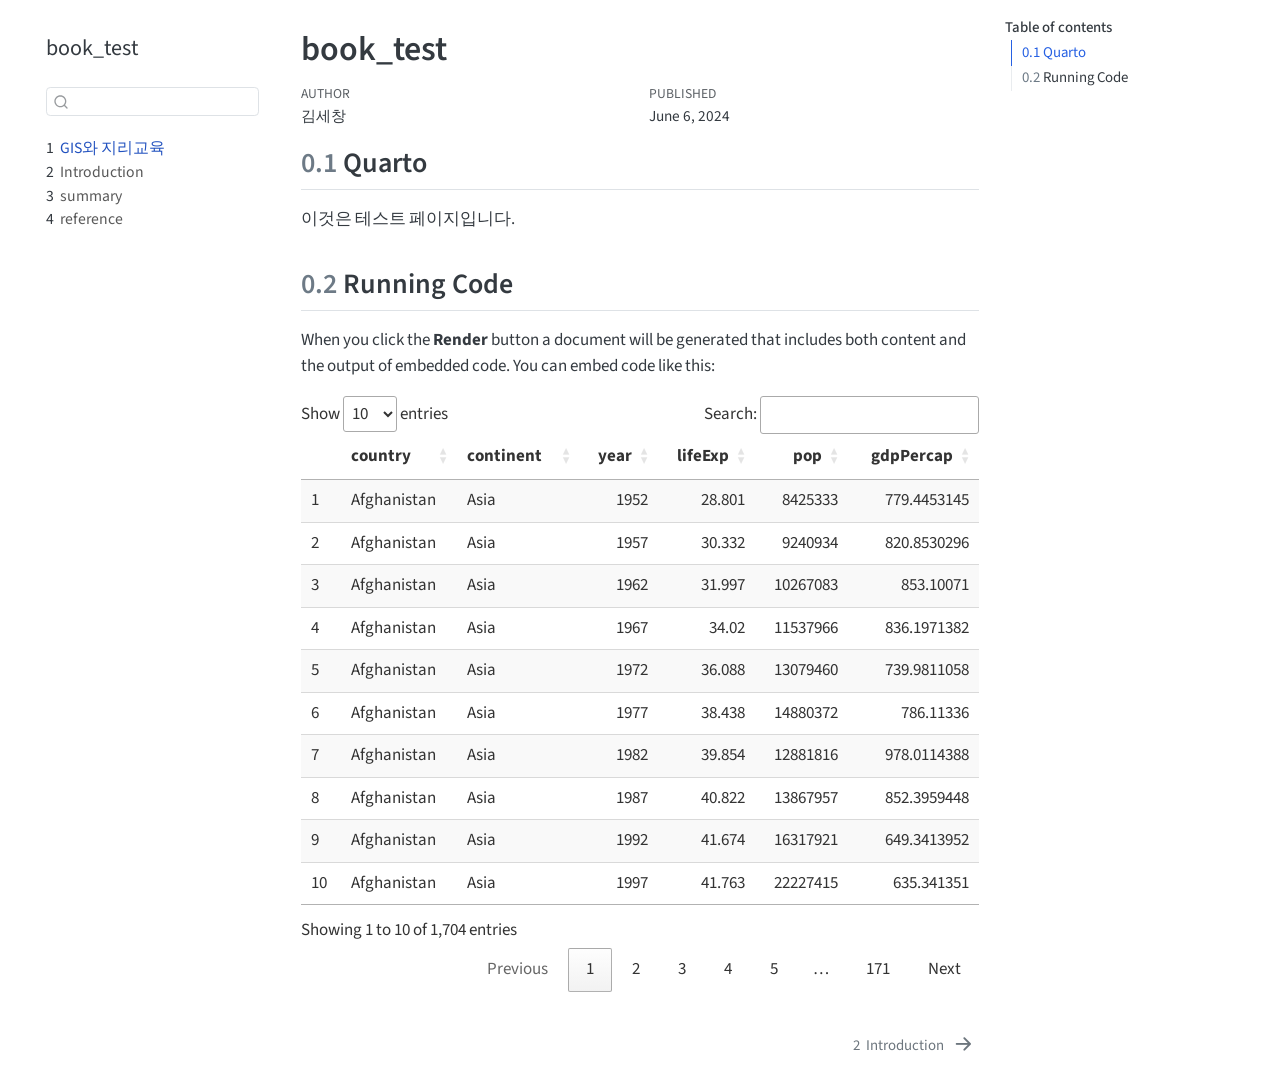
<file: _book/index.html>
<!DOCTYPE html>
<html xmlns="http://www.w3.org/1999/xhtml" lang="en" xml:lang="en"><head>

<meta charset="utf-8">
<meta name="generator" content="quarto-1.4.553">

<meta name="viewport" content="width=device-width, initial-scale=1.0, user-scalable=yes">

<meta name="author" content="김세창">
<meta name="dcterms.date" content="2024-06-06">

<title>book_test</title>
<style>
code{white-space: pre-wrap;}
span.smallcaps{font-variant: small-caps;}
div.columns{display: flex; gap: min(4vw, 1.5em);}
div.column{flex: auto; overflow-x: auto;}
div.hanging-indent{margin-left: 1.5em; text-indent: -1.5em;}
ul.task-list{list-style: none;}
ul.task-list li input[type="checkbox"] {
  width: 0.8em;
  margin: 0 0.8em 0.2em -1em; /* quarto-specific, see https://github.com/quarto-dev/quarto-cli/issues/4556 */ 
  vertical-align: middle;
}
</style>


<script src="site_libs/quarto-nav/quarto-nav.js"></script>
<script src="site_libs/quarto-nav/headroom.min.js"></script>
<script src="site_libs/clipboard/clipboard.min.js"></script>
<script src="site_libs/quarto-search/autocomplete.umd.js"></script>
<script src="site_libs/quarto-search/fuse.min.js"></script>
<script src="site_libs/quarto-search/quarto-search.js"></script>
<meta name="quarto:offset" content="./">
<link href="./intro.html" rel="next">
<script src="site_libs/quarto-html/quarto.js"></script>
<script src="site_libs/quarto-html/popper.min.js"></script>
<script src="site_libs/quarto-html/tippy.umd.min.js"></script>
<script src="site_libs/quarto-html/anchor.min.js"></script>
<link href="site_libs/quarto-html/tippy.css" rel="stylesheet">
<link href="site_libs/quarto-html/quarto-syntax-highlighting.css" rel="stylesheet" id="quarto-text-highlighting-styles">
<script src="site_libs/bootstrap/bootstrap.min.js"></script>
<link href="site_libs/bootstrap/bootstrap-icons.css" rel="stylesheet">
<link href="site_libs/bootstrap/bootstrap.min.css" rel="stylesheet" id="quarto-bootstrap" data-mode="light">
<script id="quarto-search-options" type="application/json">{
  "location": "sidebar",
  "copy-button": false,
  "collapse-after": 3,
  "panel-placement": "start",
  "type": "textbox",
  "limit": 50,
  "keyboard-shortcut": [
    "f",
    "/",
    "s"
  ],
  "show-item-context": false,
  "language": {
    "search-no-results-text": "No results",
    "search-matching-documents-text": "matching documents",
    "search-copy-link-title": "Copy link to search",
    "search-hide-matches-text": "Hide additional matches",
    "search-more-match-text": "more match in this document",
    "search-more-matches-text": "more matches in this document",
    "search-clear-button-title": "Clear",
    "search-text-placeholder": "",
    "search-detached-cancel-button-title": "Cancel",
    "search-submit-button-title": "Submit",
    "search-label": "Search"
  }
}</script>
<link href="site_libs/htmltools-fill-0.5.8.1/fill.css" rel="stylesheet">

<script src="site_libs/htmlwidgets-1.6.4/htmlwidgets.js"></script>

<link href="site_libs/datatables-css-0.0.0/datatables-crosstalk.css" rel="stylesheet">

<script src="site_libs/datatables-binding-0.33/datatables.js"></script>

<script src="site_libs/jquery-3.6.0/jquery-3.6.0.min.js"></script>

<link href="site_libs/dt-core-1.13.6/css/jquery.dataTables.min.css" rel="stylesheet">

<link href="site_libs/dt-core-1.13.6/css/jquery.dataTables.extra.css" rel="stylesheet">

<script src="site_libs/dt-core-1.13.6/js/jquery.dataTables.min.js"></script>

<link href="site_libs/crosstalk-1.2.1/css/crosstalk.min.css" rel="stylesheet">

<script src="site_libs/crosstalk-1.2.1/js/crosstalk.min.js"></script>



</head>

<body class="nav-sidebar floating">

<div id="quarto-search-results"></div>
  <header id="quarto-header" class="headroom fixed-top">
  <nav class="quarto-secondary-nav">
    <div class="container-fluid d-flex">
      <button type="button" class="quarto-btn-toggle btn" data-bs-toggle="collapse" data-bs-target=".quarto-sidebar-collapse-item" aria-controls="quarto-sidebar" aria-expanded="false" aria-label="Toggle sidebar navigation" onclick="if (window.quartoToggleHeadroom) { window.quartoToggleHeadroom(); }">
        <i class="bi bi-layout-text-sidebar-reverse"></i>
      </button>
        <nav class="quarto-page-breadcrumbs" aria-label="breadcrumb"><ol class="breadcrumb"><li class="breadcrumb-item"><a href="./index.html"><span class="chapter-number">1</span>&nbsp; <span class="chapter-title">GIS와 지리교육</span></a></li></ol></nav>
        <a class="flex-grow-1" role="button" data-bs-toggle="collapse" data-bs-target=".quarto-sidebar-collapse-item" aria-controls="quarto-sidebar" aria-expanded="false" aria-label="Toggle sidebar navigation" onclick="if (window.quartoToggleHeadroom) { window.quartoToggleHeadroom(); }">      
        </a>
      <button type="button" class="btn quarto-search-button" aria-label="" onclick="window.quartoOpenSearch();">
        <i class="bi bi-search"></i>
      </button>
    </div>
  </nav>
</header>
<!-- content -->
<div id="quarto-content" class="quarto-container page-columns page-rows-contents page-layout-article">
<!-- sidebar -->
  <nav id="quarto-sidebar" class="sidebar collapse collapse-horizontal quarto-sidebar-collapse-item sidebar-navigation floating overflow-auto">
    <div class="pt-lg-2 mt-2 text-left sidebar-header">
    <div class="sidebar-title mb-0 py-0">
      <a href="./">book_test</a> 
    </div>
      </div>
        <div class="mt-2 flex-shrink-0 align-items-center">
        <div class="sidebar-search">
        <div id="quarto-search" class="" title="Search"></div>
        </div>
        </div>
    <div class="sidebar-menu-container"> 
    <ul class="list-unstyled mt-1">
        <li class="sidebar-item">
  <div class="sidebar-item-container"> 
  <a href="./index.html" class="sidebar-item-text sidebar-link active">
 <span class="menu-text"><span class="chapter-number">1</span>&nbsp; <span class="chapter-title">GIS와 지리교육</span></span></a>
  </div>
</li>
        <li class="sidebar-item">
  <div class="sidebar-item-container"> 
  <a href="./intro.html" class="sidebar-item-text sidebar-link">
 <span class="menu-text"><span class="chapter-number">2</span>&nbsp; <span class="chapter-title">Introduction</span></span></a>
  </div>
</li>
        <li class="sidebar-item">
  <div class="sidebar-item-container"> 
  <a href="./summary.html" class="sidebar-item-text sidebar-link">
 <span class="menu-text"><span class="chapter-number">3</span>&nbsp; <span class="chapter-title">summary</span></span></a>
  </div>
</li>
        <li class="sidebar-item">
  <div class="sidebar-item-container"> 
  <a href="./references.html" class="sidebar-item-text sidebar-link">
 <span class="menu-text"><span class="chapter-number">4</span>&nbsp; <span class="chapter-title">reference</span></span></a>
  </div>
</li>
    </ul>
    </div>
</nav>
<div id="quarto-sidebar-glass" class="quarto-sidebar-collapse-item" data-bs-toggle="collapse" data-bs-target=".quarto-sidebar-collapse-item"></div>
<!-- margin-sidebar -->
    <div id="quarto-margin-sidebar" class="sidebar margin-sidebar">
        <nav id="TOC" role="doc-toc" class="toc-active">
    <h2 id="toc-title">Table of contents</h2>
   
  <ul>
  <li><a href="#quarto" id="toc-quarto" class="nav-link active" data-scroll-target="#quarto"><span class="header-section-number">0.1</span> Quarto</a></li>
  <li><a href="#running-code" id="toc-running-code" class="nav-link" data-scroll-target="#running-code"><span class="header-section-number">0.2</span> Running Code</a></li>
  </ul>
</nav>
    </div>
<!-- main -->
<main class="content" id="quarto-document-content">

<header id="title-block-header" class="quarto-title-block default">
<div class="quarto-title">
<h1 class="title">book_test</h1>
</div>



<div class="quarto-title-meta">

    <div>
    <div class="quarto-title-meta-heading">Author</div>
    <div class="quarto-title-meta-contents">
             <p>김세창 </p>
          </div>
  </div>
    
    <div>
    <div class="quarto-title-meta-heading">Published</div>
    <div class="quarto-title-meta-contents">
      <p class="date">June 6, 2024</p>
    </div>
  </div>
  
    
  </div>
  


</header>


<section id="quarto" class="level2" data-number="0.1">
<h2 data-number="0.1" class="anchored" data-anchor-id="quarto"><span class="header-section-number">0.1</span> Quarto</h2>
<p>이것은 테스트 페이지입니다.</p>
</section>
<section id="running-code" class="level2" data-number="0.2">
<h2 data-number="0.2" class="anchored" data-anchor-id="running-code"><span class="header-section-number">0.2</span> Running Code</h2>
<p>When you click the <strong>Render</strong> button a document will be generated that includes both content and the output of embedded code. You can embed code like this:</p>
<div class="cell">
<div class="cell-output-display">
<div class="datatables html-widget html-fill-item" id="htmlwidget-29c211bc4c226ecdadd5" style="width:100%;height:auto;"></div>
<script type="application/json" data-for="htmlwidget-29c211bc4c226ecdadd5">{"x":{"filter":"none","vertical":false,"data":[["1","2","3","4","5","6","7","8","9","10","11","12","13","14","15","16","17","18","19","20","21","22","23","24","25","26","27","28","29","30","31","32","33","34","35","36","37","38","39","40","41","42","43","44","45","46","47","48","49","50","51","52","53","54","55","56","57","58","59","60","61","62","63","64","65","66","67","68","69","70","71","72","73","74","75","76","77","78","79","80","81","82","83","84","85","86","87","88","89","90","91","92","93","94","95","96","97","98","99","100","101","102","103","104","105","106","107","108","109","110","111","112","113","114","115","116","117","118","119","120","121","122","123","124","125","126","127","128","129","130","131","132","133","134","135","136","137","138","139","140","141","142","143","144","145","146","147","148","149","150","151","152","153","154","155","156","157","158","159","160","161","162","163","164","165","166","167","168","169","170","171","172","173","174","175","176","177","178","179","180","181","182","183","184","185","186","187","188","189","190","191","192","193","194","195","196","197","198","199","200","201","202","203","204","205","206","207","208","209","210","211","212","213","214","215","216","217","218","219","220","221","222","223","224","225","226","227","228","229","230","231","232","233","234","235","236","237","238","239","240","241","242","243","244","245","246","247","248","249","250","251","252","253","254","255","256","257","258","259","260","261","262","263","264","265","266","267","268","269","270","271","272","273","274","275","276","277","278","279","280","281","282","283","284","285","286","287","288","289","290","291","292","293","294","295","296","297","298","299","300","301","302","303","304","305","306","307","308","309","310","311","312","313","314","315","316","317","318","319","320","321","322","323","324","325","326","327","328","329","330","331","332","333","334","335","336","337","338","339","340","341","342","343","344","345","346","347","348","349","350","351","352","353","354","355","356","357","358","359","360","361","362","363","364","365","366","367","368","369","370","371","372","373","374","375","376","377","378","379","380","381","382","383","384","385","386","387","388","389","390","391","392","393","394","395","396","397","398","399","400","401","402","403","404","405","406","407","408","409","410","411","412","413","414","415","416","417","418","419","420","421","422","423","424","425","426","427","428","429","430","431","432","433","434","435","436","437","438","439","440","441","442","443","444","445","446","447","448","449","450","451","452","453","454","455","456","457","458","459","460","461","462","463","464","465","466","467","468","469","470","471","472","473","474","475","476","477","478","479","480","481","482","483","484","485","486","487","488","489","490","491","492","493","494","495","496","497","498","499","500","501","502","503","504","505","506","507","508","509","510","511","512","513","514","515","516","517","518","519","520","521","522","523","524","525","526","527","528","529","530","531","532","533","534","535","536","537","538","539","540","541","542","543","544","545","546","547","548","549","550","551","552","553","554","555","556","557","558","559","560","561","562","563","564","565","566","567","568","569","570","571","572","573","574","575","576","577","578","579","580","581","582","583","584","585","586","587","588","589","590","591","592","593","594","595","596","597","598","599","600","601","602","603","604","605","606","607","608","609","610","611","612","613","614","615","616","617","618","619","620","621","622","623","624","625","626","627","628","629","630","631","632","633","634","635","636","637","638","639","640","641","642","643","644","645","646","647","648","649","650","651","652","653","654","655","656","657","658","659","660","661","662","663","664","665","666","667","668","669","670","671","672","673","674","675","676","677","678","679","680","681","682","683","684","685","686","687","688","689","690","691","692","693","694","695","696","697","698","699","700","701","702","703","704","705","706","707","708","709","710","711","712","713","714","715","716","717","718","719","720","721","722","723","724","725","726","727","728","729","730","731","732","733","734","735","736","737","738","739","740","741","742","743","744","745","746","747","748","749","750","751","752","753","754","755","756","757","758","759","760","761","762","763","764","765","766","767","768","769","770","771","772","773","774","775","776","777","778","779","780","781","782","783","784","785","786","787","788","789","790","791","792","793","794","795","796","797","798","799","800","801","802","803","804","805","806","807","808","809","810","811","812","813","814","815","816","817","818","819","820","821","822","823","824","825","826","827","828","829","830","831","832","833","834","835","836","837","838","839","840","841","842","843","844","845","846","847","848","849","850","851","852","853","854","855","856","857","858","859","860","861","862","863","864","865","866","867","868","869","870","871","872","873","874","875","876","877","878","879","880","881","882","883","884","885","886","887","888","889","890","891","892","893","894","895","896","897","898","899","900","901","902","903","904","905","906","907","908","909","910","911","912","913","914","915","916","917","918","919","920","921","922","923","924","925","926","927","928","929","930","931","932","933","934","935","936","937","938","939","940","941","942","943","944","945","946","947","948","949","950","951","952","953","954","955","956","957","958","959","960","961","962","963","964","965","966","967","968","969","970","971","972","973","974","975","976","977","978","979","980","981","982","983","984","985","986","987","988","989","990","991","992","993","994","995","996","997","998","999","1000","1001","1002","1003","1004","1005","1006","1007","1008","1009","1010","1011","1012","1013","1014","1015","1016","1017","1018","1019","1020","1021","1022","1023","1024","1025","1026","1027","1028","1029","1030","1031","1032","1033","1034","1035","1036","1037","1038","1039","1040","1041","1042","1043","1044","1045","1046","1047","1048","1049","1050","1051","1052","1053","1054","1055","1056","1057","1058","1059","1060","1061","1062","1063","1064","1065","1066","1067","1068","1069","1070","1071","1072","1073","1074","1075","1076","1077","1078","1079","1080","1081","1082","1083","1084","1085","1086","1087","1088","1089","1090","1091","1092","1093","1094","1095","1096","1097","1098","1099","1100","1101","1102","1103","1104","1105","1106","1107","1108","1109","1110","1111","1112","1113","1114","1115","1116","1117","1118","1119","1120","1121","1122","1123","1124","1125","1126","1127","1128","1129","1130","1131","1132","1133","1134","1135","1136","1137","1138","1139","1140","1141","1142","1143","1144","1145","1146","1147","1148","1149","1150","1151","1152","1153","1154","1155","1156","1157","1158","1159","1160","1161","1162","1163","1164","1165","1166","1167","1168","1169","1170","1171","1172","1173","1174","1175","1176","1177","1178","1179","1180","1181","1182","1183","1184","1185","1186","1187","1188","1189","1190","1191","1192","1193","1194","1195","1196","1197","1198","1199","1200","1201","1202","1203","1204","1205","1206","1207","1208","1209","1210","1211","1212","1213","1214","1215","1216","1217","1218","1219","1220","1221","1222","1223","1224","1225","1226","1227","1228","1229","1230","1231","1232","1233","1234","1235","1236","1237","1238","1239","1240","1241","1242","1243","1244","1245","1246","1247","1248","1249","1250","1251","1252","1253","1254","1255","1256","1257","1258","1259","1260","1261","1262","1263","1264","1265","1266","1267","1268","1269","1270","1271","1272","1273","1274","1275","1276","1277","1278","1279","1280","1281","1282","1283","1284","1285","1286","1287","1288","1289","1290","1291","1292","1293","1294","1295","1296","1297","1298","1299","1300","1301","1302","1303","1304","1305","1306","1307","1308","1309","1310","1311","1312","1313","1314","1315","1316","1317","1318","1319","1320","1321","1322","1323","1324","1325","1326","1327","1328","1329","1330","1331","1332","1333","1334","1335","1336","1337","1338","1339","1340","1341","1342","1343","1344","1345","1346","1347","1348","1349","1350","1351","1352","1353","1354","1355","1356","1357","1358","1359","1360","1361","1362","1363","1364","1365","1366","1367","1368","1369","1370","1371","1372","1373","1374","1375","1376","1377","1378","1379","1380","1381","1382","1383","1384","1385","1386","1387","1388","1389","1390","1391","1392","1393","1394","1395","1396","1397","1398","1399","1400","1401","1402","1403","1404","1405","1406","1407","1408","1409","1410","1411","1412","1413","1414","1415","1416","1417","1418","1419","1420","1421","1422","1423","1424","1425","1426","1427","1428","1429","1430","1431","1432","1433","1434","1435","1436","1437","1438","1439","1440","1441","1442","1443","1444","1445","1446","1447","1448","1449","1450","1451","1452","1453","1454","1455","1456","1457","1458","1459","1460","1461","1462","1463","1464","1465","1466","1467","1468","1469","1470","1471","1472","1473","1474","1475","1476","1477","1478","1479","1480","1481","1482","1483","1484","1485","1486","1487","1488","1489","1490","1491","1492","1493","1494","1495","1496","1497","1498","1499","1500","1501","1502","1503","1504","1505","1506","1507","1508","1509","1510","1511","1512","1513","1514","1515","1516","1517","1518","1519","1520","1521","1522","1523","1524","1525","1526","1527","1528","1529","1530","1531","1532","1533","1534","1535","1536","1537","1538","1539","1540","1541","1542","1543","1544","1545","1546","1547","1548","1549","1550","1551","1552","1553","1554","1555","1556","1557","1558","1559","1560","1561","1562","1563","1564","1565","1566","1567","1568","1569","1570","1571","1572","1573","1574","1575","1576","1577","1578","1579","1580","1581","1582","1583","1584","1585","1586","1587","1588","1589","1590","1591","1592","1593","1594","1595","1596","1597","1598","1599","1600","1601","1602","1603","1604","1605","1606","1607","1608","1609","1610","1611","1612","1613","1614","1615","1616","1617","1618","1619","1620","1621","1622","1623","1624","1625","1626","1627","1628","1629","1630","1631","1632","1633","1634","1635","1636","1637","1638","1639","1640","1641","1642","1643","1644","1645","1646","1647","1648","1649","1650","1651","1652","1653","1654","1655","1656","1657","1658","1659","1660","1661","1662","1663","1664","1665","1666","1667","1668","1669","1670","1671","1672","1673","1674","1675","1676","1677","1678","1679","1680","1681","1682","1683","1684","1685","1686","1687","1688","1689","1690","1691","1692","1693","1694","1695","1696","1697","1698","1699","1700","1701","1702","1703","1704"],["Afghanistan","Afghanistan","Afghanistan","Afghanistan","Afghanistan","Afghanistan","Afghanistan","Afghanistan","Afghanistan","Afghanistan","Afghanistan","Afghanistan","Albania","Albania","Albania","Albania","Albania","Albania","Albania","Albania","Albania","Albania","Albania","Albania","Algeria","Algeria","Algeria","Algeria","Algeria","Algeria","Algeria","Algeria","Algeria","Algeria","Algeria","Algeria","Angola","Angola","Angola","Angola","Angola","Angola","Angola","Angola","Angola","Angola","Angola","Angola","Argentina","Argentina","Argentina","Argentina","Argentina","Argentina","Argentina","Argentina","Argentina","Argentina","Argentina","Argentina","Australia","Australia","Australia","Australia","Australia","Australia","Australia","Australia","Australia","Australia","Australia","Australia","Austria","Austria","Austria","Austria","Austria","Austria","Austria","Austria","Austria","Austria","Austria","Austria","Bahrain","Bahrain","Bahrain","Bahrain","Bahrain","Bahrain","Bahrain","Bahrain","Bahrain","Bahrain","Bahrain","Bahrain","Bangladesh","Bangladesh","Bangladesh","Bangladesh","Bangladesh","Bangladesh","Bangladesh","Bangladesh","Bangladesh","Bangladesh","Bangladesh","Bangladesh","Belgium","Belgium","Belgium","Belgium","Belgium","Belgium","Belgium","Belgium","Belgium","Belgium","Belgium","Belgium","Benin","Benin","Benin","Benin","Benin","Benin","Benin","Benin","Benin","Benin","Benin","Benin","Bolivia","Bolivia","Bolivia","Bolivia","Bolivia","Bolivia","Bolivia","Bolivia","Bolivia","Bolivia","Bolivia","Bolivia","Bosnia and Herzegovina","Bosnia and Herzegovina","Bosnia and Herzegovina","Bosnia and Herzegovina","Bosnia and Herzegovina","Bosnia and Herzegovina","Bosnia and Herzegovina","Bosnia and Herzegovina","Bosnia and Herzegovina","Bosnia and Herzegovina","Bosnia and Herzegovina","Bosnia and Herzegovina","Botswana","Botswana","Botswana","Botswana","Botswana","Botswana","Botswana","Botswana","Botswana","Botswana","Botswana","Botswana","Brazil","Brazil","Brazil","Brazil","Brazil","Brazil","Brazil","Brazil","Brazil","Brazil","Brazil","Brazil","Bulgaria","Bulgaria","Bulgaria","Bulgaria","Bulgaria","Bulgaria","Bulgaria","Bulgaria","Bulgaria","Bulgaria","Bulgaria","Bulgaria","Burkina Faso","Burkina Faso","Burkina Faso","Burkina Faso","Burkina Faso","Burkina Faso","Burkina Faso","Burkina Faso","Burkina Faso","Burkina Faso","Burkina Faso","Burkina Faso","Burundi","Burundi","Burundi","Burundi","Burundi","Burundi","Burundi","Burundi","Burundi","Burundi","Burundi","Burundi","Cambodia","Cambodia","Cambodia","Cambodia","Cambodia","Cambodia","Cambodia","Cambodia","Cambodia","Cambodia","Cambodia","Cambodia","Cameroon","Cameroon","Cameroon","Cameroon","Cameroon","Cameroon","Cameroon","Cameroon","Cameroon","Cameroon","Cameroon","Cameroon","Canada","Canada","Canada","Canada","Canada","Canada","Canada","Canada","Canada","Canada","Canada","Canada","Central African Republic","Central African Republic","Central African Republic","Central African Republic","Central African Republic","Central African Republic","Central African Republic","Central African Republic","Central African Republic","Central African Republic","Central African Republic","Central African Republic","Chad","Chad","Chad","Chad","Chad","Chad","Chad","Chad","Chad","Chad","Chad","Chad","Chile","Chile","Chile","Chile","Chile","Chile","Chile","Chile","Chile","Chile","Chile","Chile","China","China","China","China","China","China","China","China","China","China","China","China","Colombia","Colombia","Colombia","Colombia","Colombia","Colombia","Colombia","Colombia","Colombia","Colombia","Colombia","Colombia","Comoros","Comoros","Comoros","Comoros","Comoros","Comoros","Comoros","Comoros","Comoros","Comoros","Comoros","Comoros","Congo, Dem. Rep.","Congo, Dem. Rep.","Congo, Dem. Rep.","Congo, Dem. Rep.","Congo, Dem. Rep.","Congo, Dem. Rep.","Congo, Dem. Rep.","Congo, Dem. Rep.","Congo, Dem. Rep.","Congo, Dem. Rep.","Congo, Dem. Rep.","Congo, Dem. Rep.","Congo, Rep.","Congo, Rep.","Congo, Rep.","Congo, Rep.","Congo, Rep.","Congo, Rep.","Congo, Rep.","Congo, Rep.","Congo, Rep.","Congo, Rep.","Congo, Rep.","Congo, Rep.","Costa Rica","Costa Rica","Costa Rica","Costa Rica","Costa Rica","Costa Rica","Costa Rica","Costa Rica","Costa Rica","Costa Rica","Costa Rica","Costa Rica","Cote d'Ivoire","Cote d'Ivoire","Cote d'Ivoire","Cote d'Ivoire","Cote d'Ivoire","Cote d'Ivoire","Cote d'Ivoire","Cote d'Ivoire","Cote d'Ivoire","Cote d'Ivoire","Cote d'Ivoire","Cote d'Ivoire","Croatia","Croatia","Croatia","Croatia","Croatia","Croatia","Croatia","Croatia","Croatia","Croatia","Croatia","Croatia","Cuba","Cuba","Cuba","Cuba","Cuba","Cuba","Cuba","Cuba","Cuba","Cuba","Cuba","Cuba","Czech Republic","Czech Republic","Czech Republic","Czech Republic","Czech Republic","Czech Republic","Czech Republic","Czech Republic","Czech Republic","Czech Republic","Czech Republic","Czech Republic","Denmark","Denmark","Denmark","Denmark","Denmark","Denmark","Denmark","Denmark","Denmark","Denmark","Denmark","Denmark","Djibouti","Djibouti","Djibouti","Djibouti","Djibouti","Djibouti","Djibouti","Djibouti","Djibouti","Djibouti","Djibouti","Djibouti","Dominican Republic","Dominican Republic","Dominican Republic","Dominican Republic","Dominican Republic","Dominican Republic","Dominican Republic","Dominican Republic","Dominican Republic","Dominican Republic","Dominican Republic","Dominican Republic","Ecuador","Ecuador","Ecuador","Ecuador","Ecuador","Ecuador","Ecuador","Ecuador","Ecuador","Ecuador","Ecuador","Ecuador","Egypt","Egypt","Egypt","Egypt","Egypt","Egypt","Egypt","Egypt","Egypt","Egypt","Egypt","Egypt","El Salvador","El Salvador","El Salvador","El Salvador","El Salvador","El Salvador","El Salvador","El Salvador","El Salvador","El Salvador","El Salvador","El Salvador","Equatorial Guinea","Equatorial Guinea","Equatorial Guinea","Equatorial Guinea","Equatorial Guinea","Equatorial Guinea","Equatorial Guinea","Equatorial Guinea","Equatorial Guinea","Equatorial Guinea","Equatorial Guinea","Equatorial Guinea","Eritrea","Eritrea","Eritrea","Eritrea","Eritrea","Eritrea","Eritrea","Eritrea","Eritrea","Eritrea","Eritrea","Eritrea","Ethiopia","Ethiopia","Ethiopia","Ethiopia","Ethiopia","Ethiopia","Ethiopia","Ethiopia","Ethiopia","Ethiopia","Ethiopia","Ethiopia","Finland","Finland","Finland","Finland","Finland","Finland","Finland","Finland","Finland","Finland","Finland","Finland","France","France","France","France","France","France","France","France","France","France","France","France","Gabon","Gabon","Gabon","Gabon","Gabon","Gabon","Gabon","Gabon","Gabon","Gabon","Gabon","Gabon","Gambia","Gambia","Gambia","Gambia","Gambia","Gambia","Gambia","Gambia","Gambia","Gambia","Gambia","Gambia","Germany","Germany","Germany","Germany","Germany","Germany","Germany","Germany","Germany","Germany","Germany","Germany","Ghana","Ghana","Ghana","Ghana","Ghana","Ghana","Ghana","Ghana","Ghana","Ghana","Ghana","Ghana","Greece","Greece","Greece","Greece","Greece","Greece","Greece","Greece","Greece","Greece","Greece","Greece","Guatemala","Guatemala","Guatemala","Guatemala","Guatemala","Guatemala","Guatemala","Guatemala","Guatemala","Guatemala","Guatemala","Guatemala","Guinea","Guinea","Guinea","Guinea","Guinea","Guinea","Guinea","Guinea","Guinea","Guinea","Guinea","Guinea","Guinea-Bissau","Guinea-Bissau","Guinea-Bissau","Guinea-Bissau","Guinea-Bissau","Guinea-Bissau","Guinea-Bissau","Guinea-Bissau","Guinea-Bissau","Guinea-Bissau","Guinea-Bissau","Guinea-Bissau","Haiti","Haiti","Haiti","Haiti","Haiti","Haiti","Haiti","Haiti","Haiti","Haiti","Haiti","Haiti","Honduras","Honduras","Honduras","Honduras","Honduras","Honduras","Honduras","Honduras","Honduras","Honduras","Honduras","Honduras","Hong Kong, China","Hong Kong, China","Hong Kong, China","Hong Kong, China","Hong Kong, China","Hong Kong, China","Hong Kong, China","Hong Kong, China","Hong Kong, China","Hong Kong, China","Hong Kong, China","Hong Kong, China","Hungary","Hungary","Hungary","Hungary","Hungary","Hungary","Hungary","Hungary","Hungary","Hungary","Hungary","Hungary","Iceland","Iceland","Iceland","Iceland","Iceland","Iceland","Iceland","Iceland","Iceland","Iceland","Iceland","Iceland","India","India","India","India","India","India","India","India","India","India","India","India","Indonesia","Indonesia","Indonesia","Indonesia","Indonesia","Indonesia","Indonesia","Indonesia","Indonesia","Indonesia","Indonesia","Indonesia","Iran","Iran","Iran","Iran","Iran","Iran","Iran","Iran","Iran","Iran","Iran","Iran","Iraq","Iraq","Iraq","Iraq","Iraq","Iraq","Iraq","Iraq","Iraq","Iraq","Iraq","Iraq","Ireland","Ireland","Ireland","Ireland","Ireland","Ireland","Ireland","Ireland","Ireland","Ireland","Ireland","Ireland","Israel","Israel","Israel","Israel","Israel","Israel","Israel","Israel","Israel","Israel","Israel","Israel","Italy","Italy","Italy","Italy","Italy","Italy","Italy","Italy","Italy","Italy","Italy","Italy","Jamaica","Jamaica","Jamaica","Jamaica","Jamaica","Jamaica","Jamaica","Jamaica","Jamaica","Jamaica","Jamaica","Jamaica","Japan","Japan","Japan","Japan","Japan","Japan","Japan","Japan","Japan","Japan","Japan","Japan","Jordan","Jordan","Jordan","Jordan","Jordan","Jordan","Jordan","Jordan","Jordan","Jordan","Jordan","Jordan","Kenya","Kenya","Kenya","Kenya","Kenya","Kenya","Kenya","Kenya","Kenya","Kenya","Kenya","Kenya","Korea, Dem. Rep.","Korea, Dem. Rep.","Korea, Dem. Rep.","Korea, Dem. Rep.","Korea, Dem. Rep.","Korea, Dem. Rep.","Korea, Dem. Rep.","Korea, Dem. Rep.","Korea, Dem. Rep.","Korea, Dem. Rep.","Korea, Dem. Rep.","Korea, Dem. Rep.","Korea, Rep.","Korea, Rep.","Korea, Rep.","Korea, Rep.","Korea, Rep.","Korea, Rep.","Korea, Rep.","Korea, Rep.","Korea, Rep.","Korea, Rep.","Korea, Rep.","Korea, Rep.","Kuwait","Kuwait","Kuwait","Kuwait","Kuwait","Kuwait","Kuwait","Kuwait","Kuwait","Kuwait","Kuwait","Kuwait","Lebanon","Lebanon","Lebanon","Lebanon","Lebanon","Lebanon","Lebanon","Lebanon","Lebanon","Lebanon","Lebanon","Lebanon","Lesotho","Lesotho","Lesotho","Lesotho","Lesotho","Lesotho","Lesotho","Lesotho","Lesotho","Lesotho","Lesotho","Lesotho","Liberia","Liberia","Liberia","Liberia","Liberia","Liberia","Liberia","Liberia","Liberia","Liberia","Liberia","Liberia","Libya","Libya","Libya","Libya","Libya","Libya","Libya","Libya","Libya","Libya","Libya","Libya","Madagascar","Madagascar","Madagascar","Madagascar","Madagascar","Madagascar","Madagascar","Madagascar","Madagascar","Madagascar","Madagascar","Madagascar","Malawi","Malawi","Malawi","Malawi","Malawi","Malawi","Malawi","Malawi","Malawi","Malawi","Malawi","Malawi","Malaysia","Malaysia","Malaysia","Malaysia","Malaysia","Malaysia","Malaysia","Malaysia","Malaysia","Malaysia","Malaysia","Malaysia","Mali","Mali","Mali","Mali","Mali","Mali","Mali","Mali","Mali","Mali","Mali","Mali","Mauritania","Mauritania","Mauritania","Mauritania","Mauritania","Mauritania","Mauritania","Mauritania","Mauritania","Mauritania","Mauritania","Mauritania","Mauritius","Mauritius","Mauritius","Mauritius","Mauritius","Mauritius","Mauritius","Mauritius","Mauritius","Mauritius","Mauritius","Mauritius","Mexico","Mexico","Mexico","Mexico","Mexico","Mexico","Mexico","Mexico","Mexico","Mexico","Mexico","Mexico","Mongolia","Mongolia","Mongolia","Mongolia","Mongolia","Mongolia","Mongolia","Mongolia","Mongolia","Mongolia","Mongolia","Mongolia","Montenegro","Montenegro","Montenegro","Montenegro","Montenegro","Montenegro","Montenegro","Montenegro","Montenegro","Montenegro","Montenegro","Montenegro","Morocco","Morocco","Morocco","Morocco","Morocco","Morocco","Morocco","Morocco","Morocco","Morocco","Morocco","Morocco","Mozambique","Mozambique","Mozambique","Mozambique","Mozambique","Mozambique","Mozambique","Mozambique","Mozambique","Mozambique","Mozambique","Mozambique","Myanmar","Myanmar","Myanmar","Myanmar","Myanmar","Myanmar","Myanmar","Myanmar","Myanmar","Myanmar","Myanmar","Myanmar","Namibia","Namibia","Namibia","Namibia","Namibia","Namibia","Namibia","Namibia","Namibia","Namibia","Namibia","Namibia","Nepal","Nepal","Nepal","Nepal","Nepal","Nepal","Nepal","Nepal","Nepal","Nepal","Nepal","Nepal","Netherlands","Netherlands","Netherlands","Netherlands","Netherlands","Netherlands","Netherlands","Netherlands","Netherlands","Netherlands","Netherlands","Netherlands","New Zealand","New Zealand","New Zealand","New Zealand","New Zealand","New Zealand","New Zealand","New Zealand","New Zealand","New Zealand","New Zealand","New Zealand","Nicaragua","Nicaragua","Nicaragua","Nicaragua","Nicaragua","Nicaragua","Nicaragua","Nicaragua","Nicaragua","Nicaragua","Nicaragua","Nicaragua","Niger","Niger","Niger","Niger","Niger","Niger","Niger","Niger","Niger","Niger","Niger","Niger","Nigeria","Nigeria","Nigeria","Nigeria","Nigeria","Nigeria","Nigeria","Nigeria","Nigeria","Nigeria","Nigeria","Nigeria","Norway","Norway","Norway","Norway","Norway","Norway","Norway","Norway","Norway","Norway","Norway","Norway","Oman","Oman","Oman","Oman","Oman","Oman","Oman","Oman","Oman","Oman","Oman","Oman","Pakistan","Pakistan","Pakistan","Pakistan","Pakistan","Pakistan","Pakistan","Pakistan","Pakistan","Pakistan","Pakistan","Pakistan","Panama","Panama","Panama","Panama","Panama","Panama","Panama","Panama","Panama","Panama","Panama","Panama","Paraguay","Paraguay","Paraguay","Paraguay","Paraguay","Paraguay","Paraguay","Paraguay","Paraguay","Paraguay","Paraguay","Paraguay","Peru","Peru","Peru","Peru","Peru","Peru","Peru","Peru","Peru","Peru","Peru","Peru","Philippines","Philippines","Philippines","Philippines","Philippines","Philippines","Philippines","Philippines","Philippines","Philippines","Philippines","Philippines","Poland","Poland","Poland","Poland","Poland","Poland","Poland","Poland","Poland","Poland","Poland","Poland","Portugal","Portugal","Portugal","Portugal","Portugal","Portugal","Portugal","Portugal","Portugal","Portugal","Portugal","Portugal","Puerto Rico","Puerto Rico","Puerto Rico","Puerto Rico","Puerto Rico","Puerto Rico","Puerto Rico","Puerto Rico","Puerto Rico","Puerto Rico","Puerto Rico","Puerto Rico","Reunion","Reunion","Reunion","Reunion","Reunion","Reunion","Reunion","Reunion","Reunion","Reunion","Reunion","Reunion","Romania","Romania","Romania","Romania","Romania","Romania","Romania","Romania","Romania","Romania","Romania","Romania","Rwanda","Rwanda","Rwanda","Rwanda","Rwanda","Rwanda","Rwanda","Rwanda","Rwanda","Rwanda","Rwanda","Rwanda","Sao Tome and Principe","Sao Tome and Principe","Sao Tome and Principe","Sao Tome and Principe","Sao Tome and Principe","Sao Tome and Principe","Sao Tome and Principe","Sao Tome and Principe","Sao Tome and Principe","Sao Tome and Principe","Sao Tome and Principe","Sao Tome and Principe","Saudi Arabia","Saudi Arabia","Saudi Arabia","Saudi Arabia","Saudi Arabia","Saudi Arabia","Saudi Arabia","Saudi Arabia","Saudi Arabia","Saudi Arabia","Saudi Arabia","Saudi Arabia","Senegal","Senegal","Senegal","Senegal","Senegal","Senegal","Senegal","Senegal","Senegal","Senegal","Senegal","Senegal","Serbia","Serbia","Serbia","Serbia","Serbia","Serbia","Serbia","Serbia","Serbia","Serbia","Serbia","Serbia","Sierra Leone","Sierra Leone","Sierra Leone","Sierra Leone","Sierra Leone","Sierra Leone","Sierra Leone","Sierra Leone","Sierra Leone","Sierra Leone","Sierra Leone","Sierra Leone","Singapore","Singapore","Singapore","Singapore","Singapore","Singapore","Singapore","Singapore","Singapore","Singapore","Singapore","Singapore","Slovak Republic","Slovak Republic","Slovak Republic","Slovak Republic","Slovak Republic","Slovak Republic","Slovak Republic","Slovak Republic","Slovak Republic","Slovak Republic","Slovak Republic","Slovak Republic","Slovenia","Slovenia","Slovenia","Slovenia","Slovenia","Slovenia","Slovenia","Slovenia","Slovenia","Slovenia","Slovenia","Slovenia","Somalia","Somalia","Somalia","Somalia","Somalia","Somalia","Somalia","Somalia","Somalia","Somalia","Somalia","Somalia","South Africa","South Africa","South Africa","South Africa","South Africa","South Africa","South Africa","South Africa","South Africa","South Africa","South Africa","South Africa","Spain","Spain","Spain","Spain","Spain","Spain","Spain","Spain","Spain","Spain","Spain","Spain","Sri Lanka","Sri Lanka","Sri Lanka","Sri Lanka","Sri Lanka","Sri Lanka","Sri Lanka","Sri Lanka","Sri Lanka","Sri Lanka","Sri Lanka","Sri Lanka","Sudan","Sudan","Sudan","Sudan","Sudan","Sudan","Sudan","Sudan","Sudan","Sudan","Sudan","Sudan","Swaziland","Swaziland","Swaziland","Swaziland","Swaziland","Swaziland","Swaziland","Swaziland","Swaziland","Swaziland","Swaziland","Swaziland","Sweden","Sweden","Sweden","Sweden","Sweden","Sweden","Sweden","Sweden","Sweden","Sweden","Sweden","Sweden","Switzerland","Switzerland","Switzerland","Switzerland","Switzerland","Switzerland","Switzerland","Switzerland","Switzerland","Switzerland","Switzerland","Switzerland","Syria","Syria","Syria","Syria","Syria","Syria","Syria","Syria","Syria","Syria","Syria","Syria","Taiwan","Taiwan","Taiwan","Taiwan","Taiwan","Taiwan","Taiwan","Taiwan","Taiwan","Taiwan","Taiwan","Taiwan","Tanzania","Tanzania","Tanzania","Tanzania","Tanzania","Tanzania","Tanzania","Tanzania","Tanzania","Tanzania","Tanzania","Tanzania","Thailand","Thailand","Thailand","Thailand","Thailand","Thailand","Thailand","Thailand","Thailand","Thailand","Thailand","Thailand","Togo","Togo","Togo","Togo","Togo","Togo","Togo","Togo","Togo","Togo","Togo","Togo","Trinidad and Tobago","Trinidad and Tobago","Trinidad and Tobago","Trinidad and Tobago","Trinidad and Tobago","Trinidad and Tobago","Trinidad and Tobago","Trinidad and Tobago","Trinidad and Tobago","Trinidad and Tobago","Trinidad and Tobago","Trinidad and Tobago","Tunisia","Tunisia","Tunisia","Tunisia","Tunisia","Tunisia","Tunisia","Tunisia","Tunisia","Tunisia","Tunisia","Tunisia","Turkey","Turkey","Turkey","Turkey","Turkey","Turkey","Turkey","Turkey","Turkey","Turkey","Turkey","Turkey","Uganda","Uganda","Uganda","Uganda","Uganda","Uganda","Uganda","Uganda","Uganda","Uganda","Uganda","Uganda","United Kingdom","United Kingdom","United Kingdom","United Kingdom","United Kingdom","United Kingdom","United Kingdom","United Kingdom","United Kingdom","United Kingdom","United Kingdom","United Kingdom","United States","United States","United States","United States","United States","United States","United States","United States","United States","United States","United States","United States","Uruguay","Uruguay","Uruguay","Uruguay","Uruguay","Uruguay","Uruguay","Uruguay","Uruguay","Uruguay","Uruguay","Uruguay","Venezuela","Venezuela","Venezuela","Venezuela","Venezuela","Venezuela","Venezuela","Venezuela","Venezuela","Venezuela","Venezuela","Venezuela","Vietnam","Vietnam","Vietnam","Vietnam","Vietnam","Vietnam","Vietnam","Vietnam","Vietnam","Vietnam","Vietnam","Vietnam","West Bank and Gaza","West Bank and Gaza","West Bank and Gaza","West Bank and Gaza","West Bank and Gaza","West Bank and Gaza","West Bank and Gaza","West Bank and Gaza","West Bank and Gaza","West Bank and Gaza","West Bank and Gaza","West Bank and Gaza","Yemen, Rep.","Yemen, Rep.","Yemen, Rep.","Yemen, Rep.","Yemen, Rep.","Yemen, Rep.","Yemen, Rep.","Yemen, Rep.","Yemen, Rep.","Yemen, Rep.","Yemen, Rep.","Yemen, Rep.","Zambia","Zambia","Zambia","Zambia","Zambia","Zambia","Zambia","Zambia","Zambia","Zambia","Zambia","Zambia","Zimbabwe","Zimbabwe","Zimbabwe","Zimbabwe","Zimbabwe","Zimbabwe","Zimbabwe","Zimbabwe","Zimbabwe","Zimbabwe","Zimbabwe","Zimbabwe"],["Asia","Asia","Asia","Asia","Asia","Asia","Asia","Asia","Asia","Asia","Asia","Asia","Europe","Europe","Europe","Europe","Europe","Europe","Europe","Europe","Europe","Europe","Europe","Europe","Africa","Africa","Africa","Africa","Africa","Africa","Africa","Africa","Africa","Africa","Africa","Africa","Africa","Africa","Africa","Africa","Africa","Africa","Africa","Africa","Africa","Africa","Africa","Africa","Americas","Americas","Americas","Americas","Americas","Americas","Americas","Americas","Americas","Americas","Americas","Americas","Oceania","Oceania","Oceania","Oceania","Oceania","Oceania","Oceania","Oceania","Oceania","Oceania","Oceania","Oceania","Europe","Europe","Europe","Europe","Europe","Europe","Europe","Europe","Europe","Europe","Europe","Europe","Asia","Asia","Asia","Asia","Asia","Asia","Asia","Asia","Asia","Asia","Asia","Asia","Asia","Asia","Asia","Asia","Asia","Asia","Asia","Asia","Asia","Asia","Asia","Asia","Europe","Europe","Europe","Europe","Europe","Europe","Europe","Europe","Europe","Europe","Europe","Europe","Africa","Africa","Africa","Africa","Africa","Africa","Africa","Africa","Africa","Africa","Africa","Africa","Americas","Americas","Americas","Americas","Americas","Americas","Americas","Americas","Americas","Americas","Americas","Americas","Europe","Europe","Europe","Europe","Europe","Europe","Europe","Europe","Europe","Europe","Europe","Europe","Africa","Africa","Africa","Africa","Africa","Africa","Africa","Africa","Africa","Africa","Africa","Africa","Americas","Americas","Americas","Americas","Americas","Americas","Americas","Americas","Americas","Americas","Americas","Americas","Europe","Europe","Europe","Europe","Europe","Europe","Europe","Europe","Europe","Europe","Europe","Europe","Africa","Africa","Africa","Africa","Africa","Africa","Africa","Africa","Africa","Africa","Africa","Africa","Africa","Africa","Africa","Africa","Africa","Africa","Africa","Africa","Africa","Africa","Africa","Africa","Asia","Asia","Asia","Asia","Asia","Asia","Asia","Asia","Asia","Asia","Asia","Asia","Africa","Africa","Africa","Africa","Africa","Africa","Africa","Africa","Africa","Africa","Africa","Africa","Americas","Americas","Americas","Americas","Americas","Americas","Americas","Americas","Americas","Americas","Americas","Americas","Africa","Africa","Africa","Africa","Africa","Africa","Africa","Africa","Africa","Africa","Africa","Africa","Africa","Africa","Africa","Africa","Africa","Africa","Africa","Africa","Africa","Africa","Africa","Africa","Americas","Americas","Americas","Americas","Americas","Americas","Americas","Americas","Americas","Americas","Americas","Americas","Asia","Asia","Asia","Asia","Asia","Asia","Asia","Asia","Asia","Asia","Asia","Asia","Americas","Americas","Americas","Americas","Americas","Americas","Americas","Americas","Americas","Americas","Americas","Americas","Africa","Africa","Africa","Africa","Africa","Africa","Africa","Africa","Africa","Africa","Africa","Africa","Africa","Africa","Africa","Africa","Africa","Africa","Africa","Africa","Africa","Africa","Africa","Africa","Africa","Africa","Africa","Africa","Africa","Africa","Africa","Africa","Africa","Africa","Africa","Africa","Americas","Americas","Americas","Americas","Americas","Americas","Americas","Americas","Americas","Americas","Americas","Americas","Africa","Africa","Africa","Africa","Africa","Africa","Africa","Africa","Africa","Africa","Africa","Africa","Europe","Europe","Europe","Europe","Europe","Europe","Europe","Europe","Europe","Europe","Europe","Europe","Americas","Americas","Americas","Americas","Americas","Americas","Americas","Americas","Americas","Americas","Americas","Americas","Europe","Europe","Europe","Europe","Europe","Europe","Europe","Europe","Europe","Europe","Europe","Europe","Europe","Europe","Europe","Europe","Europe","Europe","Europe","Europe","Europe","Europe","Europe","Europe","Africa","Africa","Africa","Africa","Africa","Africa","Africa","Africa","Africa","Africa","Africa","Africa","Americas","Americas","Americas","Americas","Americas","Americas","Americas","Americas","Americas","Americas","Americas","Americas","Americas","Americas","Americas","Americas","Americas","Americas","Americas","Americas","Americas","Americas","Americas","Americas","Africa","Africa","Africa","Africa","Africa","Africa","Africa","Africa","Africa","Africa","Africa","Africa","Americas","Americas","Americas","Americas","Americas","Americas","Americas","Americas","Americas","Americas","Americas","Americas","Africa","Africa","Africa","Africa","Africa","Africa","Africa","Africa","Africa","Africa","Africa","Africa","Africa","Africa","Africa","Africa","Africa","Africa","Africa","Africa","Africa","Africa","Africa","Africa","Africa","Africa","Africa","Africa","Africa","Africa","Africa","Africa","Africa","Africa","Africa","Africa","Europe","Europe","Europe","Europe","Europe","Europe","Europe","Europe","Europe","Europe","Europe","Europe","Europe","Europe","Europe","Europe","Europe","Europe","Europe","Europe","Europe","Europe","Europe","Europe","Africa","Africa","Africa","Africa","Africa","Africa","Africa","Africa","Africa","Africa","Africa","Africa","Africa","Africa","Africa","Africa","Africa","Africa","Africa","Africa","Africa","Africa","Africa","Africa","Europe","Europe","Europe","Europe","Europe","Europe","Europe","Europe","Europe","Europe","Europe","Europe","Africa","Africa","Africa","Africa","Africa","Africa","Africa","Africa","Africa","Africa","Africa","Africa","Europe","Europe","Europe","Europe","Europe","Europe","Europe","Europe","Europe","Europe","Europe","Europe","Americas","Americas","Americas","Americas","Americas","Americas","Americas","Americas","Americas","Americas","Americas","Americas","Africa","Africa","Africa","Africa","Africa","Africa","Africa","Africa","Africa","Africa","Africa","Africa","Africa","Africa","Africa","Africa","Africa","Africa","Africa","Africa","Africa","Africa","Africa","Africa","Americas","Americas","Americas","Americas","Americas","Americas","Americas","Americas","Americas","Americas","Americas","Americas","Americas","Americas","Americas","Americas","Americas","Americas","Americas","Americas","Americas","Americas","Americas","Americas","Asia","Asia","Asia","Asia","Asia","Asia","Asia","Asia","Asia","Asia","Asia","Asia","Europe","Europe","Europe","Europe","Europe","Europe","Europe","Europe","Europe","Europe","Europe","Europe","Europe","Europe","Europe","Europe","Europe","Europe","Europe","Europe","Europe","Europe","Europe","Europe","Asia","Asia","Asia","Asia","Asia","Asia","Asia","Asia","Asia","Asia","Asia","Asia","Asia","Asia","Asia","Asia","Asia","Asia","Asia","Asia","Asia","Asia","Asia","Asia","Asia","Asia","Asia","Asia","Asia","Asia","Asia","Asia","Asia","Asia","Asia","Asia","Asia","Asia","Asia","Asia","Asia","Asia","Asia","Asia","Asia","Asia","Asia","Asia","Europe","Europe","Europe","Europe","Europe","Europe","Europe","Europe","Europe","Europe","Europe","Europe","Asia","Asia","Asia","Asia","Asia","Asia","Asia","Asia","Asia","Asia","Asia","Asia","Europe","Europe","Europe","Europe","Europe","Europe","Europe","Europe","Europe","Europe","Europe","Europe","Americas","Americas","Americas","Americas","Americas","Americas","Americas","Americas","Americas","Americas","Americas","Americas","Asia","Asia","Asia","Asia","Asia","Asia","Asia","Asia","Asia","Asia","Asia","Asia","Asia","Asia","Asia","Asia","Asia","Asia","Asia","Asia","Asia","Asia","Asia","Asia","Africa","Africa","Africa","Africa","Africa","Africa","Africa","Africa","Africa","Africa","Africa","Africa","Asia","Asia","Asia","Asia","Asia","Asia","Asia","Asia","Asia","Asia","Asia","Asia","Asia","Asia","Asia","Asia","Asia","Asia","Asia","Asia","Asia","Asia","Asia","Asia","Asia","Asia","Asia","Asia","Asia","Asia","Asia","Asia","Asia","Asia","Asia","Asia","Asia","Asia","Asia","Asia","Asia","Asia","Asia","Asia","Asia","Asia","Asia","Asia","Africa","Africa","Africa","Africa","Africa","Africa","Africa","Africa","Africa","Africa","Africa","Africa","Africa","Africa","Africa","Africa","Africa","Africa","Africa","Africa","Africa","Africa","Africa","Africa","Africa","Africa","Africa","Africa","Africa","Africa","Africa","Africa","Africa","Africa","Africa","Africa","Africa","Africa","Africa","Africa","Africa","Africa","Africa","Africa","Africa","Africa","Africa","Africa","Africa","Africa","Africa","Africa","Africa","Africa","Africa","Africa","Africa","Africa","Africa","Africa","Asia","Asia","Asia","Asia","Asia","Asia","Asia","Asia","Asia","Asia","Asia","Asia","Africa","Africa","Africa","Africa","Africa","Africa","Africa","Africa","Africa","Africa","Africa","Africa","Africa","Africa","Africa","Africa","Africa","Africa","Africa","Africa","Africa","Africa","Africa","Africa","Africa","Africa","Africa","Africa","Africa","Africa","Africa","Africa","Africa","Africa","Africa","Africa","Americas","Americas","Americas","Americas","Americas","Americas","Americas","Americas","Americas","Americas","Americas","Americas","Asia","Asia","Asia","Asia","Asia","Asia","Asia","Asia","Asia","Asia","Asia","Asia","Europe","Europe","Europe","Europe","Europe","Europe","Europe","Europe","Europe","Europe","Europe","Europe","Africa","Africa","Africa","Africa","Africa","Africa","Africa","Africa","Africa","Africa","Africa","Africa","Africa","Africa","Africa","Africa","Africa","Africa","Africa","Africa","Africa","Africa","Africa","Africa","Asia","Asia","Asia","Asia","Asia","Asia","Asia","Asia","Asia","Asia","Asia","Asia","Africa","Africa","Africa","Africa","Africa","Africa","Africa","Africa","Africa","Africa","Africa","Africa","Asia","Asia","Asia","Asia","Asia","Asia","Asia","Asia","Asia","Asia","Asia","Asia","Europe","Europe","Europe","Europe","Europe","Europe","Europe","Europe","Europe","Europe","Europe","Europe","Oceania","Oceania","Oceania","Oceania","Oceania","Oceania","Oceania","Oceania","Oceania","Oceania","Oceania","Oceania","Americas","Americas","Americas","Americas","Americas","Americas","Americas","Americas","Americas","Americas","Americas","Americas","Africa","Africa","Africa","Africa","Africa","Africa","Africa","Africa","Africa","Africa","Africa","Africa","Africa","Africa","Africa","Africa","Africa","Africa","Africa","Africa","Africa","Africa","Africa","Africa","Europe","Europe","Europe","Europe","Europe","Europe","Europe","Europe","Europe","Europe","Europe","Europe","Asia","Asia","Asia","Asia","Asia","Asia","Asia","Asia","Asia","Asia","Asia","Asia","Asia","Asia","Asia","Asia","Asia","Asia","Asia","Asia","Asia","Asia","Asia","Asia","Americas","Americas","Americas","Americas","Americas","Americas","Americas","Americas","Americas","Americas","Americas","Americas","Americas","Americas","Americas","Americas","Americas","Americas","Americas","Americas","Americas","Americas","Americas","Americas","Americas","Americas","Americas","Americas","Americas","Americas","Americas","Americas","Americas","Americas","Americas","Americas","Asia","Asia","Asia","Asia","Asia","Asia","Asia","Asia","Asia","Asia","Asia","Asia","Europe","Europe","Europe","Europe","Europe","Europe","Europe","Europe","Europe","Europe","Europe","Europe","Europe","Europe","Europe","Europe","Europe","Europe","Europe","Europe","Europe","Europe","Europe","Europe","Americas","Americas","Americas","Americas","Americas","Americas","Americas","Americas","Americas","Americas","Americas","Americas","Africa","Africa","Africa","Africa","Africa","Africa","Africa","Africa","Africa","Africa","Africa","Africa","Europe","Europe","Europe","Europe","Europe","Europe","Europe","Europe","Europe","Europe","Europe","Europe","Africa","Africa","Africa","Africa","Africa","Africa","Africa","Africa","Africa","Africa","Africa","Africa","Africa","Africa","Africa","Africa","Africa","Africa","Africa","Africa","Africa","Africa","Africa","Africa","Asia","Asia","Asia","Asia","Asia","Asia","Asia","Asia","Asia","Asia","Asia","Asia","Africa","Africa","Africa","Africa","Africa","Africa","Africa","Africa","Africa","Africa","Africa","Africa","Europe","Europe","Europe","Europe","Europe","Europe","Europe","Europe","Europe","Europe","Europe","Europe","Africa","Africa","Africa","Africa","Africa","Africa","Africa","Africa","Africa","Africa","Africa","Africa","Asia","Asia","Asia","Asia","Asia","Asia","Asia","Asia","Asia","Asia","Asia","Asia","Europe","Europe","Europe","Europe","Europe","Europe","Europe","Europe","Europe","Europe","Europe","Europe","Europe","Europe","Europe","Europe","Europe","Europe","Europe","Europe","Europe","Europe","Europe","Europe","Africa","Africa","Africa","Africa","Africa","Africa","Africa","Africa","Africa","Africa","Africa","Africa","Africa","Africa","Africa","Africa","Africa","Africa","Africa","Africa","Africa","Africa","Africa","Africa","Europe","Europe","Europe","Europe","Europe","Europe","Europe","Europe","Europe","Europe","Europe","Europe","Asia","Asia","Asia","Asia","Asia","Asia","Asia","Asia","Asia","Asia","Asia","Asia","Africa","Africa","Africa","Africa","Africa","Africa","Africa","Africa","Africa","Africa","Africa","Africa","Africa","Africa","Africa","Africa","Africa","Africa","Africa","Africa","Africa","Africa","Africa","Africa","Europe","Europe","Europe","Europe","Europe","Europe","Europe","Europe","Europe","Europe","Europe","Europe","Europe","Europe","Europe","Europe","Europe","Europe","Europe","Europe","Europe","Europe","Europe","Europe","Asia","Asia","Asia","Asia","Asia","Asia","Asia","Asia","Asia","Asia","Asia","Asia","Asia","Asia","Asia","Asia","Asia","Asia","Asia","Asia","Asia","Asia","Asia","Asia","Africa","Africa","Africa","Africa","Africa","Africa","Africa","Africa","Africa","Africa","Africa","Africa","Asia","Asia","Asia","Asia","Asia","Asia","Asia","Asia","Asia","Asia","Asia","Asia","Africa","Africa","Africa","Africa","Africa","Africa","Africa","Africa","Africa","Africa","Africa","Africa","Americas","Americas","Americas","Americas","Americas","Americas","Americas","Americas","Americas","Americas","Americas","Americas","Africa","Africa","Africa","Africa","Africa","Africa","Africa","Africa","Africa","Africa","Africa","Africa","Europe","Europe","Europe","Europe","Europe","Europe","Europe","Europe","Europe","Europe","Europe","Europe","Africa","Africa","Africa","Africa","Africa","Africa","Africa","Africa","Africa","Africa","Africa","Africa","Europe","Europe","Europe","Europe","Europe","Europe","Europe","Europe","Europe","Europe","Europe","Europe","Americas","Americas","Americas","Americas","Americas","Americas","Americas","Americas","Americas","Americas","Americas","Americas","Americas","Americas","Americas","Americas","Americas","Americas","Americas","Americas","Americas","Americas","Americas","Americas","Americas","Americas","Americas","Americas","Americas","Americas","Americas","Americas","Americas","Americas","Americas","Americas","Asia","Asia","Asia","Asia","Asia","Asia","Asia","Asia","Asia","Asia","Asia","Asia","Asia","Asia","Asia","Asia","Asia","Asia","Asia","Asia","Asia","Asia","Asia","Asia","Asia","Asia","Asia","Asia","Asia","Asia","Asia","Asia","Asia","Asia","Asia","Asia","Africa","Africa","Africa","Africa","Africa","Africa","Africa","Africa","Africa","Africa","Africa","Africa","Africa","Africa","Africa","Africa","Africa","Africa","Africa","Africa","Africa","Africa","Africa","Africa"],[1952,1957,1962,1967,1972,1977,1982,1987,1992,1997,2002,2007,1952,1957,1962,1967,1972,1977,1982,1987,1992,1997,2002,2007,1952,1957,1962,1967,1972,1977,1982,1987,1992,1997,2002,2007,1952,1957,1962,1967,1972,1977,1982,1987,1992,1997,2002,2007,1952,1957,1962,1967,1972,1977,1982,1987,1992,1997,2002,2007,1952,1957,1962,1967,1972,1977,1982,1987,1992,1997,2002,2007,1952,1957,1962,1967,1972,1977,1982,1987,1992,1997,2002,2007,1952,1957,1962,1967,1972,1977,1982,1987,1992,1997,2002,2007,1952,1957,1962,1967,1972,1977,1982,1987,1992,1997,2002,2007,1952,1957,1962,1967,1972,1977,1982,1987,1992,1997,2002,2007,1952,1957,1962,1967,1972,1977,1982,1987,1992,1997,2002,2007,1952,1957,1962,1967,1972,1977,1982,1987,1992,1997,2002,2007,1952,1957,1962,1967,1972,1977,1982,1987,1992,1997,2002,2007,1952,1957,1962,1967,1972,1977,1982,1987,1992,1997,2002,2007,1952,1957,1962,1967,1972,1977,1982,1987,1992,1997,2002,2007,1952,1957,1962,1967,1972,1977,1982,1987,1992,1997,2002,2007,1952,1957,1962,1967,1972,1977,1982,1987,1992,1997,2002,2007,1952,1957,1962,1967,1972,1977,1982,1987,1992,1997,2002,2007,1952,1957,1962,1967,1972,1977,1982,1987,1992,1997,2002,2007,1952,1957,1962,1967,1972,1977,1982,1987,1992,1997,2002,2007,1952,1957,1962,1967,1972,1977,1982,1987,1992,1997,2002,2007,1952,1957,1962,1967,1972,1977,1982,1987,1992,1997,2002,2007,1952,1957,1962,1967,1972,1977,1982,1987,1992,1997,2002,2007,1952,1957,1962,1967,1972,1977,1982,1987,1992,1997,2002,2007,1952,1957,1962,1967,1972,1977,1982,1987,1992,1997,2002,2007,1952,1957,1962,1967,1972,1977,1982,1987,1992,1997,2002,2007,1952,1957,1962,1967,1972,1977,1982,1987,1992,1997,2002,2007,1952,1957,1962,1967,1972,1977,1982,1987,1992,1997,2002,2007,1952,1957,1962,1967,1972,1977,1982,1987,1992,1997,2002,2007,1952,1957,1962,1967,1972,1977,1982,1987,1992,1997,2002,2007,1952,1957,1962,1967,1972,1977,1982,1987,1992,1997,2002,2007,1952,1957,1962,1967,1972,1977,1982,1987,1992,1997,2002,2007,1952,1957,1962,1967,1972,1977,1982,1987,1992,1997,2002,2007,1952,1957,1962,1967,1972,1977,1982,1987,1992,1997,2002,2007,1952,1957,1962,1967,1972,1977,1982,1987,1992,1997,2002,2007,1952,1957,1962,1967,1972,1977,1982,1987,1992,1997,2002,2007,1952,1957,1962,1967,1972,1977,1982,1987,1992,1997,2002,2007,1952,1957,1962,1967,1972,1977,1982,1987,1992,1997,2002,2007,1952,1957,1962,1967,1972,1977,1982,1987,1992,1997,2002,2007,1952,1957,1962,1967,1972,1977,1982,1987,1992,1997,2002,2007,1952,1957,1962,1967,1972,1977,1982,1987,1992,1997,2002,2007,1952,1957,1962,1967,1972,1977,1982,1987,1992,1997,2002,2007,1952,1957,1962,1967,1972,1977,1982,1987,1992,1997,2002,2007,1952,1957,1962,1967,1972,1977,1982,1987,1992,1997,2002,2007,1952,1957,1962,1967,1972,1977,1982,1987,1992,1997,2002,2007,1952,1957,1962,1967,1972,1977,1982,1987,1992,1997,2002,2007,1952,1957,1962,1967,1972,1977,1982,1987,1992,1997,2002,2007,1952,1957,1962,1967,1972,1977,1982,1987,1992,1997,2002,2007,1952,1957,1962,1967,1972,1977,1982,1987,1992,1997,2002,2007,1952,1957,1962,1967,1972,1977,1982,1987,1992,1997,2002,2007,1952,1957,1962,1967,1972,1977,1982,1987,1992,1997,2002,2007,1952,1957,1962,1967,1972,1977,1982,1987,1992,1997,2002,2007,1952,1957,1962,1967,1972,1977,1982,1987,1992,1997,2002,2007,1952,1957,1962,1967,1972,1977,1982,1987,1992,1997,2002,2007,1952,1957,1962,1967,1972,1977,1982,1987,1992,1997,2002,2007,1952,1957,1962,1967,1972,1977,1982,1987,1992,1997,2002,2007,1952,1957,1962,1967,1972,1977,1982,1987,1992,1997,2002,2007,1952,1957,1962,1967,1972,1977,1982,1987,1992,1997,2002,2007,1952,1957,1962,1967,1972,1977,1982,1987,1992,1997,2002,2007,1952,1957,1962,1967,1972,1977,1982,1987,1992,1997,2002,2007,1952,1957,1962,1967,1972,1977,1982,1987,1992,1997,2002,2007,1952,1957,1962,1967,1972,1977,1982,1987,1992,1997,2002,2007,1952,1957,1962,1967,1972,1977,1982,1987,1992,1997,2002,2007,1952,1957,1962,1967,1972,1977,1982,1987,1992,1997,2002,2007,1952,1957,1962,1967,1972,1977,1982,1987,1992,1997,2002,2007,1952,1957,1962,1967,1972,1977,1982,1987,1992,1997,2002,2007,1952,1957,1962,1967,1972,1977,1982,1987,1992,1997,2002,2007,1952,1957,1962,1967,1972,1977,1982,1987,1992,1997,2002,2007,1952,1957,1962,1967,1972,1977,1982,1987,1992,1997,2002,2007,1952,1957,1962,1967,1972,1977,1982,1987,1992,1997,2002,2007,1952,1957,1962,1967,1972,1977,1982,1987,1992,1997,2002,2007,1952,1957,1962,1967,1972,1977,1982,1987,1992,1997,2002,2007,1952,1957,1962,1967,1972,1977,1982,1987,1992,1997,2002,2007,1952,1957,1962,1967,1972,1977,1982,1987,1992,1997,2002,2007,1952,1957,1962,1967,1972,1977,1982,1987,1992,1997,2002,2007,1952,1957,1962,1967,1972,1977,1982,1987,1992,1997,2002,2007,1952,1957,1962,1967,1972,1977,1982,1987,1992,1997,2002,2007,1952,1957,1962,1967,1972,1977,1982,1987,1992,1997,2002,2007,1952,1957,1962,1967,1972,1977,1982,1987,1992,1997,2002,2007,1952,1957,1962,1967,1972,1977,1982,1987,1992,1997,2002,2007,1952,1957,1962,1967,1972,1977,1982,1987,1992,1997,2002,2007,1952,1957,1962,1967,1972,1977,1982,1987,1992,1997,2002,2007,1952,1957,1962,1967,1972,1977,1982,1987,1992,1997,2002,2007,1952,1957,1962,1967,1972,1977,1982,1987,1992,1997,2002,2007,1952,1957,1962,1967,1972,1977,1982,1987,1992,1997,2002,2007,1952,1957,1962,1967,1972,1977,1982,1987,1992,1997,2002,2007,1952,1957,1962,1967,1972,1977,1982,1987,1992,1997,2002,2007,1952,1957,1962,1967,1972,1977,1982,1987,1992,1997,2002,2007,1952,1957,1962,1967,1972,1977,1982,1987,1992,1997,2002,2007,1952,1957,1962,1967,1972,1977,1982,1987,1992,1997,2002,2007,1952,1957,1962,1967,1972,1977,1982,1987,1992,1997,2002,2007,1952,1957,1962,1967,1972,1977,1982,1987,1992,1997,2002,2007,1952,1957,1962,1967,1972,1977,1982,1987,1992,1997,2002,2007,1952,1957,1962,1967,1972,1977,1982,1987,1992,1997,2002,2007,1952,1957,1962,1967,1972,1977,1982,1987,1992,1997,2002,2007,1952,1957,1962,1967,1972,1977,1982,1987,1992,1997,2002,2007,1952,1957,1962,1967,1972,1977,1982,1987,1992,1997,2002,2007,1952,1957,1962,1967,1972,1977,1982,1987,1992,1997,2002,2007,1952,1957,1962,1967,1972,1977,1982,1987,1992,1997,2002,2007,1952,1957,1962,1967,1972,1977,1982,1987,1992,1997,2002,2007,1952,1957,1962,1967,1972,1977,1982,1987,1992,1997,2002,2007,1952,1957,1962,1967,1972,1977,1982,1987,1992,1997,2002,2007,1952,1957,1962,1967,1972,1977,1982,1987,1992,1997,2002,2007,1952,1957,1962,1967,1972,1977,1982,1987,1992,1997,2002,2007,1952,1957,1962,1967,1972,1977,1982,1987,1992,1997,2002,2007,1952,1957,1962,1967,1972,1977,1982,1987,1992,1997,2002,2007,1952,1957,1962,1967,1972,1977,1982,1987,1992,1997,2002,2007,1952,1957,1962,1967,1972,1977,1982,1987,1992,1997,2002,2007,1952,1957,1962,1967,1972,1977,1982,1987,1992,1997,2002,2007,1952,1957,1962,1967,1972,1977,1982,1987,1992,1997,2002,2007,1952,1957,1962,1967,1972,1977,1982,1987,1992,1997,2002,2007,1952,1957,1962,1967,1972,1977,1982,1987,1992,1997,2002,2007,1952,1957,1962,1967,1972,1977,1982,1987,1992,1997,2002,2007,1952,1957,1962,1967,1972,1977,1982,1987,1992,1997,2002,2007,1952,1957,1962,1967,1972,1977,1982,1987,1992,1997,2002,2007,1952,1957,1962,1967,1972,1977,1982,1987,1992,1997,2002,2007,1952,1957,1962,1967,1972,1977,1982,1987,1992,1997,2002,2007,1952,1957,1962,1967,1972,1977,1982,1987,1992,1997,2002,2007,1952,1957,1962,1967,1972,1977,1982,1987,1992,1997,2002,2007,1952,1957,1962,1967,1972,1977,1982,1987,1992,1997,2002,2007,1952,1957,1962,1967,1972,1977,1982,1987,1992,1997,2002,2007,1952,1957,1962,1967,1972,1977,1982,1987,1992,1997,2002,2007,1952,1957,1962,1967,1972,1977,1982,1987,1992,1997,2002,2007,1952,1957,1962,1967,1972,1977,1982,1987,1992,1997,2002,2007,1952,1957,1962,1967,1972,1977,1982,1987,1992,1997,2002,2007,1952,1957,1962,1967,1972,1977,1982,1987,1992,1997,2002,2007,1952,1957,1962,1967,1972,1977,1982,1987,1992,1997,2002,2007,1952,1957,1962,1967,1972,1977,1982,1987,1992,1997,2002,2007,1952,1957,1962,1967,1972,1977,1982,1987,1992,1997,2002,2007,1952,1957,1962,1967,1972,1977,1982,1987,1992,1997,2002,2007,1952,1957,1962,1967,1972,1977,1982,1987,1992,1997,2002,2007,1952,1957,1962,1967,1972,1977,1982,1987,1992,1997,2002,2007,1952,1957,1962,1967,1972,1977,1982,1987,1992,1997,2002,2007,1952,1957,1962,1967,1972,1977,1982,1987,1992,1997,2002,2007,1952,1957,1962,1967,1972,1977,1982,1987,1992,1997,2002,2007,1952,1957,1962,1967,1972,1977,1982,1987,1992,1997,2002,2007,1952,1957,1962,1967,1972,1977,1982,1987,1992,1997,2002,2007,1952,1957,1962,1967,1972,1977,1982,1987,1992,1997,2002,2007,1952,1957,1962,1967,1972,1977,1982,1987,1992,1997,2002,2007,1952,1957,1962,1967,1972,1977,1982,1987,1992,1997,2002,2007,1952,1957,1962,1967,1972,1977,1982,1987,1992,1997,2002,2007,1952,1957,1962,1967,1972,1977,1982,1987,1992,1997,2002,2007],[28.801,30.332,31.997,34.02,36.088,38.438,39.854,40.822,41.674,41.763,42.129,43.828,55.23,59.28,64.81999999999999,66.22,67.69,68.93000000000001,70.42,72,71.581,72.95,75.651,76.423,43.077,45.685,48.303,51.407,54.518,58.014,61.368,65.79900000000001,67.744,69.152,70.994,72.301,30.015,31.999,34,35.985,37.928,39.483,39.942,39.906,40.647,40.963,41.003,42.731,62.485,64.399,65.142,65.634,67.065,68.48099999999999,69.94199999999999,70.774,71.86799999999999,73.27500000000001,74.34,75.31999999999999,69.12,70.33,70.93000000000001,71.09999999999999,71.93000000000001,73.48999999999999,74.73999999999999,76.31999999999999,77.56,78.83,80.37,81.235,66.8,67.48,69.54000000000001,70.14,70.63,72.17,73.18000000000001,74.94,76.04000000000001,77.51000000000001,78.98,79.82899999999999,50.939,53.832,56.923,59.923,63.3,65.593,69.05200000000001,70.75,72.601,73.925,74.795,75.63500000000001,37.484,39.348,41.216,43.453,45.252,46.923,50.009,52.819,56.018,59.412,62.013,64.062,68,69.23999999999999,70.25,70.94,71.44,72.8,73.93000000000001,75.34999999999999,76.45999999999999,77.53,78.31999999999999,79.441,38.223,40.358,42.618,44.885,47.014,49.19,50.904,52.337,53.919,54.777,54.406,56.728,40.414,41.89,43.428,45.032,46.714,50.023,53.859,57.251,59.957,62.05,63.883,65.554,53.82,58.45,61.93,64.79000000000001,67.45,69.86,70.69,71.14,72.178,73.244,74.09,74.852,47.622,49.618,51.52,53.298,56.024,59.319,61.484,63.622,62.745,52.556,46.634,50.728,50.917,53.285,55.665,57.632,59.504,61.489,63.336,65.205,67.057,69.38800000000001,71.006,72.39,59.6,66.61,69.51000000000001,70.42,70.90000000000001,70.81,71.08,71.34,71.19,70.31999999999999,72.14,73.005,31.975,34.906,37.814,40.697,43.591,46.137,48.122,49.557,50.26,50.324,50.65,52.295,39.031,40.533,42.045,43.548,44.057,45.91,47.471,48.211,44.736,45.326,47.36,49.58,39.417,41.366,43.415,45.415,40.317,31.22,50.957,53.914,55.803,56.534,56.752,59.723,38.523,40.428,42.643,44.799,47.049,49.355,52.961,54.985,54.314,52.199,49.856,50.43,68.75,69.95999999999999,71.3,72.13,72.88,74.20999999999999,75.76000000000001,76.86,77.95,78.61,79.77,80.65300000000001,35.463,37.464,39.475,41.478,43.457,46.775,48.295,50.485,49.396,46.066,43.308,44.741,38.092,39.881,41.716,43.601,45.569,47.383,49.517,51.051,51.724,51.573,50.525,50.651,54.745,56.074,57.924,60.523,63.441,67.05200000000001,70.565,72.492,74.126,75.816,77.86,78.553,44,50.54896,44.50136,58.38112,63.11888,63.96736,65.52500000000001,67.274,68.69,70.426,72.02800000000001,72.961,50.643,55.118,57.863,59.963,61.623,63.837,66.65300000000001,67.768,68.42100000000001,70.313,71.682,72.889,40.715,42.46,44.467,46.472,48.944,50.939,52.933,54.926,57.939,60.66,62.974,65.152,39.143,40.652,42.122,44.056,45.989,47.804,47.784,47.412,45.548,42.587,44.966,46.462,42.111,45.053,48.435,52.04,54.907,55.625,56.695,57.47,56.433,52.962,52.97,55.322,57.206,60.026,62.842,65.42400000000001,67.849,70.75,73.45,74.752,75.71299999999999,77.26000000000001,78.123,78.782,40.477,42.469,44.93,47.35,49.801,52.374,53.983,54.655,52.044,47.991,46.832,48.328,61.21,64.77,67.13,68.5,69.61,70.64,70.45999999999999,71.52,72.527,73.68000000000001,74.876,75.748,59.421,62.325,65.246,68.29000000000001,70.723,72.649,73.717,74.17400000000001,74.414,76.151,77.158,78.273,66.87,69.03,69.90000000000001,70.38,70.29000000000001,70.70999999999999,70.95999999999999,71.58,72.40000000000001,74.01000000000001,75.51000000000001,76.486,70.78,71.81,72.34999999999999,72.95999999999999,73.47,74.69,74.63,74.8,75.33,76.11,77.18000000000001,78.33199999999999,34.812,37.328,39.693,42.074,44.366,46.519,48.812,50.04,51.604,53.157,53.373,54.791,45.928,49.828,53.459,56.751,59.631,61.788,63.727,66.04600000000001,68.45699999999999,69.95699999999999,70.84699999999999,72.235,48.357,51.356,54.64,56.678,58.796,61.31,64.342,67.23099999999999,69.613,72.312,74.173,74.994,41.893,44.444,46.992,49.293,51.137,53.319,56.006,59.797,63.674,67.217,69.806,71.33799999999999,45.262,48.57,52.307,55.855,58.207,56.696,56.604,63.154,66.798,69.535,70.73399999999999,71.878,34.482,35.983,37.485,38.987,40.516,42.024,43.662,45.664,47.545,48.245,49.348,51.579,35.928,38.047,40.158,42.189,44.142,44.535,43.89,46.453,49.991,53.378,55.24,58.04,34.078,36.667,40.059,42.115,43.515,44.51,44.916,46.684,48.091,49.402,50.725,52.947,66.55,67.48999999999999,68.75,69.83,70.87,72.52,74.55,74.83,75.7,77.13,78.37,79.313,67.41,68.93000000000001,70.51000000000001,71.55,72.38,73.83,74.89,76.34,77.45999999999999,78.64,79.59,80.657,37.003,38.999,40.489,44.598,48.69,52.79,56.564,60.19,61.366,60.461,56.761,56.735,30,32.065,33.896,35.857,38.308,41.842,45.58,49.265,52.644,55.861,58.041,59.448,67.5,69.09999999999999,70.3,70.8,71,72.5,73.8,74.84699999999999,76.06999999999999,77.34,78.67,79.40600000000001,43.149,44.779,46.452,48.072,49.875,51.756,53.744,55.729,57.501,58.556,58.453,60.022,65.86,67.86,69.51000000000001,71,72.34,73.68000000000001,75.23999999999999,76.67,77.03,77.869,78.256,79.483,42.023,44.142,46.954,50.016,53.738,56.029,58.137,60.782,63.373,66.322,68.97799999999999,70.259,33.609,34.558,35.753,37.197,38.842,40.762,42.891,45.552,48.576,51.455,53.676,56.007,32.5,33.489,34.488,35.492,36.486,37.465,39.327,41.245,43.266,44.873,45.504,46.388,37.579,40.696,43.59,46.243,48.042,49.923,51.461,53.636,55.089,56.671,58.137,60.916,41.912,44.665,48.041,50.924,53.884,57.402,60.909,64.492,66.399,67.65900000000001,68.565,70.19799999999999,60.96,64.75,67.65000000000001,70,72,73.59999999999999,75.45,76.2,77.601,80,81.495,82.208,64.03,66.41,67.95999999999999,69.5,69.76000000000001,69.95,69.39,69.58,69.17,71.04000000000001,72.59,73.33799999999999,72.48999999999999,73.47,73.68000000000001,73.73,74.45999999999999,76.11,76.98999999999999,77.23,78.77,78.95,80.5,81.75700000000001,37.373,40.249,43.605,47.193,50.651,54.208,56.596,58.553,60.223,61.765,62.879,64.69799999999999,37.468,39.918,42.518,45.964,49.203,52.702,56.159,60.137,62.681,66.041,68.58799999999999,70.65000000000001,44.869,47.181,49.325,52.469,55.234,57.702,59.62,63.04,65.742,68.042,69.45099999999999,70.964,45.32,48.437,51.457,54.459,56.95,60.413,62.038,65.044,59.461,58.811,57.046,59.545,66.91,68.90000000000001,70.29000000000001,71.08,71.28,72.03,73.09999999999999,74.36,75.467,76.122,77.783,78.88500000000001,65.39,67.84,69.39,70.75,71.63,73.06,74.45,75.59999999999999,76.93000000000001,78.26900000000001,79.696,80.745,65.94,67.81,69.23999999999999,71.06,72.19,73.48,74.98,76.42,77.44,78.81999999999999,80.23999999999999,80.54600000000001,58.53,62.61,65.61,67.51000000000001,69,70.11,71.20999999999999,71.77,71.76600000000001,72.262,72.047,72.56699999999999,63.03,65.5,68.73,71.43000000000001,73.42,75.38,77.11,78.67,79.36,80.69,82,82.60299999999999,43.158,45.669,48.126,51.629,56.528,61.134,63.739,65.869,68.015,69.77200000000001,71.26300000000001,72.535,42.27,44.686,47.949,50.654,53.559,56.155,58.766,59.339,59.285,54.407,50.992,54.11,50.056,54.081,56.656,59.942,63.983,67.15900000000001,69.09999999999999,70.64700000000001,69.97799999999999,67.727,66.66200000000001,67.297,47.453,52.681,55.292,57.716,62.612,64.76600000000001,67.123,69.81,72.244,74.64700000000001,77.045,78.623,55.565,58.033,60.47,64.624,67.712,69.343,71.309,74.17400000000001,75.19,76.15600000000001,76.904,77.58799999999999,55.928,59.489,62.094,63.87,65.42100000000001,66.099,66.983,67.926,69.292,70.265,71.02800000000001,71.99299999999999,42.138,45.047,47.747,48.492,49.767,52.208,55.078,57.18,59.685,55.558,44.593,42.592,38.48,39.486,40.502,41.536,42.614,43.764,44.852,46.027,40.802,42.221,43.753,45.678,42.723,45.289,47.808,50.227,52.773,57.442,62.155,66.23399999999999,68.755,71.55500000000001,72.73699999999999,73.952,36.681,38.865,40.848,42.881,44.851,46.881,48.969,49.35,52.214,54.978,57.286,59.443,36.256,37.207,38.41,39.487,41.766,43.767,45.642,47.457,49.42,47.495,45.009,48.303,48.463,52.102,55.737,59.371,63.01,65.256,68,69.5,70.693,71.938,73.044,74.241,33.685,35.307,36.936,38.487,39.977,41.714,43.916,46.364,48.388,49.903,51.818,54.467,40.543,42.338,44.248,46.289,48.437,50.852,53.599,56.145,58.333,60.43,62.247,64.164,50.986,58.089,60.246,61.557,62.944,64.93000000000001,66.711,68.73999999999999,69.745,70.736,71.95399999999999,72.801,50.789,55.19,58.299,60.11,62.361,65.032,67.405,69.498,71.455,73.67,74.902,76.19499999999999,42.244,45.248,48.251,51.253,53.754,55.491,57.489,60.222,61.271,63.625,65.033,66.803,59.164,61.448,63.728,67.178,70.636,73.066,74.101,74.86499999999999,75.435,75.44499999999999,73.98099999999999,74.54300000000001,42.873,45.423,47.924,50.335,52.862,55.73,59.65,62.677,65.393,67.66,69.61499999999999,71.164,31.286,33.779,36.161,38.113,40.328,42.495,42.795,42.861,44.284,46.344,44.026,42.082,36.319,41.905,45.108,49.379,53.07,56.059,58.056,58.339,59.32,60.328,59.908,62.069,41.725,45.226,48.386,51.159,53.867,56.437,58.968,60.835,61.999,58.909,51.479,52.906,36.157,37.686,39.393,41.472,43.971,46.748,49.594,52.537,55.727,59.426,61.34,63.785,72.13,72.98999999999999,73.23,73.81999999999999,73.75,75.23999999999999,76.05,76.83,77.42,78.03,78.53,79.762,69.39,70.26000000000001,71.23999999999999,71.52,71.89,72.22,73.84,74.31999999999999,76.33,77.55,79.11,80.20399999999999,42.314,45.432,48.632,51.884,55.151,57.47,59.298,62.008,65.843,68.426,70.836,72.899,37.444,38.598,39.487,40.118,40.546,41.291,42.598,44.555,47.391,51.313,54.496,56.867,36.324,37.802,39.36,41.04,42.821,44.514,45.826,46.886,47.472,47.464,46.608,46.859,72.67,73.44,73.47,74.08,74.34,75.37,75.97,75.89,77.31999999999999,78.31999999999999,79.05,80.196,37.578,40.08,43.165,46.988,52.143,57.367,62.728,67.73399999999999,71.197,72.499,74.193,75.64,43.436,45.557,47.67,49.8,51.929,54.043,56.158,58.245,60.838,61.818,63.61,65.483,55.191,59.201,61.817,64.071,66.21599999999999,68.681,70.47199999999999,71.523,72.462,73.738,74.712,75.53700000000001,62.649,63.196,64.361,64.95099999999999,65.815,66.35299999999999,66.874,67.378,68.22499999999999,69.40000000000001,70.755,71.752,43.902,46.263,49.096,51.445,55.448,58.447,61.406,64.134,66.458,68.386,69.90600000000001,71.42100000000001,47.752,51.334,54.757,56.393,58.065,60.06,62.082,64.151,66.458,68.56399999999999,70.303,71.688,61.31,65.77,67.64,69.61,70.84999999999999,70.67,71.31999999999999,70.98,70.98999999999999,72.75,74.67,75.563,59.82,61.51,64.39,66.59999999999999,69.26000000000001,70.41,72.77,74.06,74.86,75.97,77.29000000000001,78.098,64.28,68.54000000000001,69.62,71.09999999999999,72.16,73.44,73.75,74.63,73.911,74.917,77.77800000000001,78.746,52.724,55.09,57.666,60.542,64.274,67.06399999999999,69.88500000000001,71.913,73.61499999999999,74.77200000000001,75.744,76.44199999999999,61.05,64.09999999999999,66.8,66.8,69.20999999999999,69.45999999999999,69.66,69.53,69.36,69.72,71.322,72.476,40,41.5,43,44.1,44.6,45,46.218,44.02,23.599,36.087,43.413,46.242,46.471,48.945,51.893,54.425,56.48,58.55,60.351,61.728,62.742,63.306,64.337,65.52800000000001,39.875,42.868,45.914,49.901,53.886,58.69,63.012,66.295,68.768,70.533,71.626,72.777,37.278,39.329,41.454,43.563,45.815,48.879,52.379,55.769,58.196,60.187,61.6,63.062,57.996,61.685,64.53100000000001,66.914,68.7,70.3,70.16200000000001,71.218,71.65900000000001,72.232,73.21299999999999,74.002,30.331,31.57,32.767,34.113,35.4,36.788,38.445,40.006,38.333,39.897,41.012,42.568,60.396,63.179,65.798,67.946,69.521,70.795,71.76000000000001,73.56,75.788,77.158,78.77,79.97199999999999,64.36,67.45,70.33,70.98,70.34999999999999,70.45,70.8,71.08,71.38,72.70999999999999,73.8,74.663,65.56999999999999,67.84999999999999,69.15000000000001,69.18000000000001,69.81999999999999,70.97,71.063,72.25,73.64,75.13,76.66,77.926,32.978,34.977,36.981,38.977,40.973,41.974,42.955,44.501,39.658,43.795,45.936,48.159,45.009,47.985,49.951,51.927,53.696,55.527,58.161,60.834,61.888,60.236,53.365,49.339,64.94,66.66,69.69,71.44,73.06,74.39,76.3,76.90000000000001,77.56999999999999,78.77,79.78,80.941,57.593,61.456,62.192,64.26600000000001,65.042,65.949,68.75700000000001,69.011,70.379,70.45699999999999,70.815,72.396,38.635,39.624,40.87,42.858,45.083,47.8,50.338,51.744,53.556,55.373,56.369,58.556,41.407,43.424,44.992,46.633,49.552,52.537,55.561,57.678,58.474,54.289,43.869,39.613,71.86,72.48999999999999,73.37,74.16,74.72,75.44,76.42,77.19,78.16,79.39,80.04000000000001,80.884,69.62,70.56,71.31999999999999,72.77,73.78,75.39,76.20999999999999,77.41,78.03,79.37,80.62,81.70099999999999,45.883,48.284,50.305,53.655,57.296,61.195,64.59,66.974,69.249,71.527,73.053,74.143,58.5,62.4,65.2,67.5,69.39,70.59,72.16,73.40000000000001,74.26000000000001,75.25,76.98999999999999,78.40000000000001,41.215,42.974,44.246,45.757,47.62,49.919,50.608,51.535,50.44,48.466,49.651,52.517,50.848,53.63,56.061,58.285,60.405,62.494,64.59699999999999,66.084,67.298,67.521,68.56399999999999,70.616,38.596,41.208,43.922,46.769,49.759,52.887,55.471,56.941,58.061,58.39,57.561,58.42,59.1,61.8,64.90000000000001,65.40000000000001,65.90000000000001,68.3,68.83199999999999,69.58199999999999,69.86199999999999,69.465,68.976,69.819,44.6,47.1,49.579,52.053,55.602,59.837,64.048,66.89400000000001,70.001,71.973,73.042,73.923,43.585,48.079,52.098,54.336,57.005,59.507,61.036,63.108,66.146,68.83499999999999,70.845,71.777,39.978,42.571,45.344,48.051,51.016,50.35,49.849,51.509,48.825,44.578,47.813,51.542,69.18000000000001,70.42,70.76000000000001,71.36,72.01000000000001,72.76000000000001,74.04000000000001,75.00700000000001,76.42,77.218,78.471,79.425,68.44,69.48999999999999,70.20999999999999,70.76000000000001,71.34,73.38,74.65000000000001,75.02,76.09,76.81,77.31,78.242,66.071,67.044,68.253,68.468,68.673,69.48099999999999,70.80500000000001,71.91800000000001,72.752,74.223,75.307,76.384,55.088,57.907,60.77,63.479,65.712,67.456,68.557,70.19,71.15000000000001,72.146,72.76600000000001,73.747,40.412,42.887,45.363,47.838,50.254,55.764,58.816,62.82,67.66200000000001,70.672,73.017,74.249,43.16,45.671,48.127,51.631,56.532,60.765,64.40600000000001,67.04600000000001,69.718,71.096,72.37,73.422,32.548,33.97,35.18,36.984,39.848,44.175,49.113,52.922,55.599,58.02,60.308,62.698,42.038,44.077,46.023,47.768,50.107,51.386,51.821,50.821,46.1,40.238,39.193,42.384,48.451,50.469,52.358,53.995,55.635,57.674,60.363,62.351,60.377,46.809,39.989,43.487],[8425333,9240934,10267083,11537966,13079460,14880372,12881816,13867957,16317921,22227415,25268405,31889923,1282697,1476505,1728137,1984060,2263554,2509048,2780097,3075321,3326498,3428038,3508512,3600523,9279525,10270856,11000948,12760499,14760787,17152804,20033753,23254956,26298373,29072015,31287142,33333216,4232095,4561361,4826015,5247469,5894858,6162675,7016384,7874230,8735988,9875024,10866106,12420476,17876956,19610538,21283783,22934225,24779799,26983828,29341374,31620918,33958947,36203463,38331121,40301927,8691212,9712569,10794968,11872264,13177000,14074100,15184200,16257249,17481977,18565243,19546792,20434176,6927772,6965860,7129864,7376998,7544201,7568430,7574613,7578903,7914969,8069876,8148312,8199783,120447,138655,171863,202182,230800,297410,377967,454612,529491,598561,656397,708573,46886859,51365468,56839289,62821884,70759295,80428306,93074406,103764241,113704579,123315288,135656790,150448339,8730405,8989111,9218400,9556500,9709100,9821800,9856303,9870200,10045622,10199787,10311970,10392226,1738315,1925173,2151895,2427334,2761407,3168267,3641603,4243788,4981671,6066080,7026113,8078314,2883315,3211738,3593918,4040665,4565872,5079716,5642224,6156369,6893451,7693188,8445134,9119152,2791000,3076000,3349000,3585000,3819000,4086000,4172693,4338977,4256013,3607000,4165416,4552198,442308,474639,512764,553541,619351,781472,970347,1151184,1342614,1536536,1630347,1639131,56602560,65551171,76039390,88049823,100840058,114313951,128962939,142938076,155975974,168546719,179914212,190010647,7274900,7651254,8012946,8310226,8576200,8797022,8892098,8971958,8658506,8066057,7661799,7322858,4469979,4713416,4919632,5127935,5433886,5889574,6634596,7586551,8878303,10352843,12251209,14326203,2445618,2667518,2961915,3330989,3529983,3834415,4580410,5126023,5809236,6121610,7021078,8390505,4693836,5322536,6083619,6960067,7450606,6978607,7272485,8371791,10150094,11782962,12926707,14131858,5009067,5359923,5793633,6335506,7021028,7959865,9250831,10780667,12467171,14195809,15929988,17696293,14785584,17010154,18985849,20819767,22284500,23796400,25201900,26549700,28523502,30305843,31902268,33390141,1291695,1392284,1523478,1733638,1927260,2167533,2476971,2840009,3265124,3696513,4048013,4369038,2682462,2894855,3150417,3495967,3899068,4388260,4875118,5498955,6429417,7562011,8835739,10238807,6377619,7048426,7961258,8858908,9717524,10599793,11487112,12463354,13572994,14599929,15497046,16284741,556263527,637408000,665770000,754550000,862030000,943455000,1000281000,1084035000,1164970000,1230075000,1280400000,1318683096,12350771,14485993,17009885,19764027,22542890,25094412,27764644,30964245,34202721,37657830,41008227,44227550,153936,170928,191689,217378,250027,304739,348643,395114,454429,527982,614382,710960,14100005,15577932,17486434,19941073,23007669,26480870,30646495,35481645,41672143,47798986,55379852,64606759,854885,940458,1047924,1179760,1340458,1536769,1774735,2064095,2409073,2800947,3328795,3800610,926317,1112300,1345187,1588717,1834796,2108457,2424367,2799811,3173216,3518107,3834934,4133884,2977019,3300000,3832408,4744870,6071696,7459574,9025951,10761098,12772596,14625967,16252726,18013409,3882229,3991242,4076557,4174366,4225310,4318673,4413368,4484310,4494013,4444595,4481020,4493312,6007797,6640752,7254373,8139332,8831348,9537988,9789224,10239839,10723260,10983007,11226999,11416987,9125183,9513758,9620282,9835109,9862158,10161915,10303704,10311597,10315702,10300707,10256295,10228744,4334000,4487831,4646899,4838800,4991596,5088419,5117810,5127024,5171393,5283663,5374693,5468120,63149,71851,89898,127617,178848,228694,305991,311025,384156,417908,447416,496374,2491346,2923186,3453434,4049146,4671329,5302800,5968349,6655297,7351181,7992357,8650322,9319622,3548753,4058385,4681707,5432424,6298651,7278866,8365850,9545158,10748394,11911819,12921234,13755680,22223309,25009741,28173309,31681188,34807417,38783863,45681811,52799062,59402198,66134291,73312559,80264543,2042865,2355805,2747687,3232927,3790903,4282586,4474873,4842194,5274649,5783439,6353681,6939688,216964,232922,249220,259864,277603,192675,285483,341244,387838,439971,495627,551201,1438760,1542611,1666618,1820319,2260187,2512642,2637297,2915959,3668440,4058319,4414865,4906585,20860941,22815614,25145372,27860297,30770372,34617799,38111756,42999530,52088559,59861301,67946797,76511887,4090500,4324000,4491443,4605744,4639657,4738902,4826933,4931729,5041039,5134406,5193039,5238460,42459667,44310863,47124000,49569000,51732000,53165019,54433565,55630100,57374179,58623428,59925035,61083916,420702,434904,455661,489004,537977,706367,753874,880397,985739,1126189,1299304,1454867,284320,323150,374020,439593,517101,608274,715523,848406,1025384,1235767,1457766,1688359,69145952,71019069,73739117,76368453,78717088,78160773,78335266,77718298,80597764,82011073,82350671,82400996,5581001,6391288,7355248,8490213,9354120,10538093,11400338,14168101,16278738,18418288,20550751,22873338,7733250,8096218,8448233,8716441,8888628,9308479,9786480,9974490,10325429,10502372,10603863,10706290,3146381,3640876,4208858,4690773,5149581,5703430,6395630,7326406,8486949,9803875,11178650,12572928,2664249,2876726,3140003,3451418,3811387,4227026,4710497,5650262,6990574,8048834,8807818,9947814,580653,601095,627820,601287,625361,745228,825987,927524,1050938,1193708,1332459,1472041,3201488,3507701,3880130,4318137,4698301,4908554,5198399,5756203,6326682,6913545,7607651,8502814,1517453,1770390,2090162,2500689,2965146,3055235,3669448,4372203,5077347,5867957,6677328,7483763,2125900,2736300,3305200,3722800,4115700,4583700,5264500,5584510,5829696,6495918,6762476,6980412,9504000,9839000,10063000,10223422,10394091,10637171,10705535,10612740,10348684,10244684,10083313,9956108,147962,165110,182053,198676,209275,221823,233997,244676,259012,271192,288030,301931,372000000,409000000,454000000,506000000,567000000,634000000,708000000,788000000,872000000,959000000,1034172547,1110396331,82052000,90124000,99028000,109343000,121282000,136725000,153343000,169276000,184816000,199278000,211060000,223547000,17272000,19792000,22874000,26538000,30614000,35480679,43072751,51889696,60397973,63327987,66907826,69453570,5441766,6248643,7240260,8519282,10061506,11882916,14173318,16543189,17861905,20775703,24001816,27499638,2952156,2878220,2830000,2900100,3024400,3271900,3480000,3539900,3557761,3667233,3879155,4109086,1620914,1944401,2310904,2693585,3095893,3495918,3858421,4203148,4936550,5531387,6029529,6426679,47666000,49182000,50843200,52667100,54365564,56059245,56535636,56729703,56840847,57479469,57926999,58147733,1426095,1535090,1665128,1861096,1997616,2156814,2298309,2326606,2378618,2531311,2664659,2780132,86459025,91563009,95831757,100825279,107188273,113872473,118454974,122091325,124329269,125956499,127065841,127467972,607914,746559,933559,1255058,1613551,1937652,2347031,2820042,3867409,4526235,5307470,6053193,6464046,7454779,8678557,10191512,12044785,14500404,17661452,21198082,25020539,28263827,31386842,35610177,8865488,9411381,10917494,12617009,14781241,16325320,17647518,19067554,20711375,21585105,22215365,23301725,20947571,22611552,26420307,30131000,33505000,36436000,39326000,41622000,43805450,46173816,47969150,49044790,160000,212846,358266,575003,841934,1140357,1497494,1891487,1418095,1765345,2111561,2505559,1439529,1647412,1886848,2186894,2680018,3115787,3086876,3089353,3219994,3430388,3677780,3921278,748747,813338,893143,996380,1116779,1251524,1411807,1599200,1803195,1982823,2046772,2012649,863308,975950,1112796,1279406,1482628,1703617,1956875,2269414,1912974,2200725,2814651,3193942,1019729,1201578,1441863,1759224,2183877,2721783,3344074,3799845,4364501,4759670,5368585,6036914,4762912,5181679,5703324,6334556,7082430,8007166,9171477,10568642,12210395,14165114,16473477,19167654,2917802,3221238,3628608,4147252,4730997,5637246,6502825,7824747,10014249,10419991,11824495,13327079,6748378,7739235,8906385,10154878,11441462,12845381,14441916,16331785,18319502,20476091,22662365,24821286,3838168,4241884,4690372,5212416,5828158,6491649,6998256,7634008,8416215,9384984,10580176,12031795,1022556,1076852,1146757,1230542,1332786,1456688,1622136,1841240,2119465,2444741,2828858,3270065,516556,609816,701016,789309,851334,913025,992040,1042663,1096202,1149818,1200206,1250882,30144317,35015548,41121485,47995559,55984294,63759976,71640904,80122492,88111030,95895146,102479927,108700891,800663,882134,1010280,1149500,1320500,1528000,1756032,2015133,2312802,2494803,2674234,2874127,413834,442829,474528,501035,527678,560073,562548,569473,621621,692651,720230,684736,9939217,11406350,13056604,14770296,16660670,18396941,20198730,22987397,25798239,28529501,31167783,33757175,6446316,7038035,7788944,8680909,9809596,11127868,12587223,12891952,13160731,16603334,18473780,19951656,20092996,21731844,23634436,25870271,28466390,31528087,34680442,38028578,40546538,43247867,45598081,47761980,485831,548080,621392,706640,821782,977026,1099010,1278184,1554253,1774766,1972153,2055080,9182536,9682338,10332057,11261690,12412593,13933198,15796314,17917180,20326209,23001113,25873917,28901790,10381988,11026383,11805689,12596822,13329874,13852989,14310401,14665278,15174244,15604464,16122830,16570613,1994794,2229407,2488550,2728150,2929100,3164900,3210650,3317166,3437674,3676187,3908037,4115771,1165790,1358828,1590597,1865490,2182908,2554598,2979423,3344353,4017939,4609572,5146848,5675356,3379468,3692184,4076008,4534062,5060262,5682086,6437188,7332638,8392818,9666252,11140655,12894865,33119096,37173340,41871351,47287752,53740085,62209173,73039376,81551520,93364244,106207839,119901274,135031164,3327728,3491938,3638919,3786019,3933004,4043205,4114787,4186147,4286357,4405672,4535591,4627926,507833,561977,628164,714775,829050,1004533,1301048,1593882,1915208,2283635,2713462,3204897,41346560,46679944,53100671,60641899,69325921,78152686,91462088,105186881,120065004,135564834,153403524,169270617,940080,1063506,1215725,1405486,1616384,1839782,2036305,2253639,2484997,2734531,2990875,3242173,1555876,1770902,2009813,2287985,2614104,2984494,3366439,3886512,4483945,5154123,5884491,6667147,8025700,9146100,10516500,12132200,13954700,15990099,18125129,20195924,22430449,24748122,26769436,28674757,22438691,26072194,30325264,35356600,40850141,46850962,53456774,60017788,67185766,75012988,82995088,91077287,25730551,28235346,30329617,31785378,33039545,34621254,36227381,37740710,38370697,38654957,38625976,38518241,8526050,8817650,9019800,9103000,8970450,9662600,9859650,9915289,9927680,10156415,10433867,10642836,2227000,2260000,2448046,2648961,2847132,3080828,3279001,3444468,3585176,3759430,3859606,3942491,257700,308700,358900,414024,461633,492095,517810,562035,622191,684810,743981,798094,16630000,17829327,18680721,19284814,20662648,21658597,22356726,22686371,22797027,22562458,22404337,22276056,2534927,2822082,3051242,3451079,3992121,4657072,5507565,6349365,7290203,7212583,7852401,8860588,60011,61325,65345,70787,76595,86796,98593,110812,125911,145608,170372,199579,4005677,4419650,4943029,5618198,6472756,8128505,11254672,14619745,16945857,21229759,24501530,27601038,2755589,3054547,3430243,3965841,4588696,5260855,6147783,7171347,8307920,9535314,10870037,12267493,6860147,7271135,7616060,7971222,8313288,8686367,9032824,9230783,9826397,10336594,10111559,10150265,2143249,2295678,2467895,2662190,2879013,3140897,3464522,3868905,4260884,4578212,5359092,6144562,1127000,1445929,1750200,1977600,2152400,2325300,2651869,2794552,3235865,3802309,4197776,4553009,3558137,3844277,4237384,4442238,4593433,4827803,5048043,5199318,5302888,5383010,5410052,5447502,1489518,1533070,1582962,1646912,1694510,1746919,1861252,1945870,1999210,2011612,2011497,2009245,2526994,2780415,3080153,3428839,3840161,4353666,5828892,6921858,6099799,6633514,7753310,9118773,14264935,16151549,18356657,20997321,23935810,27129932,31140029,35933379,39964159,42835005,44433622,43997828,28549870,29841614,31158061,32850275,34513161,36439000,37983310,38880702,39549438,39855442,40152517,40448191,7982342,9128546,10421936,11737396,13016733,14116836,15410151,16495304,17587060,18698655,19576783,20378239,8504667,9753392,11183227,12716129,14597019,17104986,20367053,24725960,28227588,32160729,37090298,42292929,290243,326741,370006,420690,480105,551425,649901,779348,962344,1054486,1130269,1133066,7124673,7363802,7561588,7867931,8122293,8251648,8325260,8421403,8718867,8897619,8954175,9031088,4815000,5126000,5666000,6063000,6401400,6316424,6468126,6649942,6995447,7193761,7361757,7554661,3661549,4149908,4834621,5680812,6701172,7932503,9410494,11242847,13219062,15081016,17155814,19314747,8550362,10164215,11918938,13648692,15226039,16785196,18501390,19757799,20686918,21628605,22454239,23174294,8322925,9452826,10863958,12607312,14706593,17129565,19844382,23040630,26605473,30686889,34593779,38139640,21289402,25041917,29263397,34024249,39276153,44148285,48827160,52910342,56667095,60216677,62806748,65068149,1219113,1357445,1528098,1735550,2056351,2308582,2644765,3154264,3747553,4320890,4977378,5701579,662850,764900,887498,960155,975199,1039009,1116479,1191336,1183669,1138101,1101832,1056608,3647735,3950849,4286552,4786986,5303507,6005061,6734098,7724976,8523077,9231669,9770575,10276158,22235677,25670939,29788695,33411317,37492953,42404033,47328791,52881328,58179144,63047647,67308928,71158647,5824797,6675501,7688797,8900294,10190285,11457758,12939400,15283050,18252190,21210254,24739869,29170398,50430000,51430000,53292000,54959000,56079000,56179000,56339704,56981620,57866349,58808266,59912431,60776238,157553000,171984000,186538000,198712000,209896000,220239000,232187835,242803533,256894189,272911760,287675526,301139947,2252965,2424959,2598466,2748579,2829526,2873520,2953997,3045153,3149262,3262838,3363085,3447496,5439568,6702668,8143375,9709552,11515649,13503563,15620766,17910182,20265563,22374398,24287670,26084662,26246839,28998543,33796140,39463910,44655014,50533506,56142181,62826491,69940728,76048996,80908147,85262356,1030585,1070439,1133134,1142636,1089572,1261091,1425876,1691210,2104779,2826046,3389578,4018332,4963829,5498090,6120081,6740785,7407075,8403990,9657618,11219340,13367997,15826497,18701257,22211743,2672000,3016000,3421000,3900000,4506497,5216550,6100407,7272406,8381163,9417789,10595811,11746035,3080907,3646340,4277736,4995432,5861135,6642107,7636524,9216418,10704340,11404948,11926563,12311143],[779.4453145,820.8530296,853.10071,836.1971382,739.9811058,786.1133599999999,978.0114388,852.3959448000001,649.3413952,635.341351,726.7340548,974.5803384,1601.056136,1942.284244,2312.888958,2760.196931,3313.422188,3533.00391,3630.880722,3738.932735,2497.437901,3193.054604,4604.211737,5937.029526,2449.008185,3013.976023,2550.81688,3246.991771,4182.663766,4910.416756,5745.160213,5681.358539,5023.216647,4797.295051,5288.040382,6223.367465,3520.610273,3827.940465,4269.276742,5522.776375,5473.288005,3008.647355,2756.953672,2430.208311,2627.845685,2277.140884,2773.287312,4797.231267,5911.315053,6856.856212,7133.166023,8052.953021,9443.038526,10079.02674,8997.897412,9139.671388999999,9308.41871,10967.28195,8797.640716,12779.37964,10039.59564,10949.64959,12217.22686,14526.12465,16788.62948,18334.19751,19477.00928,21888.88903,23424.76683,26997.93657,30687.75473,34435.36744,6137.076492,8842.598029999999,10750.72111,12834.6024,16661.6256,19749.4223,21597.08362,23687.82607,27042.01868,29095.92066,32417.60769,36126.4927,9867.084765,11635.79945,12753.27514,14804.6727,18268.65839,19340.10196,19211.14731,18524.02406,19035.57917,20292.01679,23403.55927,29796.04834,684.2441716,661.6374577,686.3415538,721.1860862,630.2336265,659.8772322,676.9818656,751.9794035,837.8101643,972.7700352000001,1136.39043,1391.253792,8343.105127000001,9714.960623000001,10991.20676,13149.04119,16672.14356,19117.97448,20979.84589,22525.56308,25575.57069,27561.19663,30485.88375,33692.60508,1062.7522,959.6010805,949.4990641000001,1035.831411,1085.796879,1029.161251,1277.897616,1225.85601,1191.207681,1232.975292,1372.877931,1441.284873,2677.326347,2127.686326,2180.972546,2586.886053,2980.331339,3548.097832,3156.510452,2753.69149,2961.699694,3326.143191,3413.26269,3822.137084,973.5331948,1353.989176,1709.683679,2172.352423,2860.16975,3528.481305,4126.613157,4314.114757,2546.781445,4766.355904,6018.975239,7446.298803,851.2411407,918.2325349,983.6539764,1214.709294,2263.611114,3214.857818,4551.14215,6205.88385,7954.111645,8647.142313,11003.60508,12569.85177,2108.944355,2487.365989,3336.585802,3429.864357,4985.711467,6660.118654,7030.835878,7807.095818,6950.283021,7957.980824,8131.212843,9065.800825,2444.286648,3008.670727,4254.337839,5577.0028,6597.494398,7612.240438,8224.191647,8239.854824,6302.623438,5970.38876,7696.777725,10680.79282,543.2552413,617.1834648,722.5120206,794.8265597,854.7359762999999,743.3870368,807.1985855,912.0631417,931.7527731,946.2949618,1037.645221,1217.032994,339.2964587,379.5646281,355.2032273,412.9775136,464.0995039,556.1032651,559.6032310000001,621.8188189,631.6998778,463.1151478,446.4035126,430.0706916,368.4692856,434.0383364,496.9136476,523.4323142,421.6240257,524.9721832,624.4754784,683.8955731999999,682.3031755,734.28517,896.2260153,1713.778686,1172.667655,1313.048099,1399.607441,1508.453148,1684.146528,1783.432873,2367.983282,2602.664206,1793.163278,1694.337469,1934.011449,2042.09524,11367.16112,12489.95006,13462.48555,16076.58803,18970.57086,22090.88306,22898.79214,26626.51503,26342.88426,28954.92589,33328.96507,36319.23501,1071.310713,1190.844328,1193.068753,1136.056615,1070.013275,1109.374338,956.7529907000001,844.8763504,747.9055252000001,740.5063317,738.6906068,706.016537,1178.665927,1308.495577,1389.817618,1196.810565,1104.103987,1133.98495,797.9081006,952.386129,1058.0643,1004.961353,1156.18186,1704.063724,3939.978789,4315.622723,4519.094331,5106.654313,5494.024437,4756.763836,5095.665738,5547.063754,7596.125964,10118.05318,10778.78385,13171.63885,400.448611,575.9870009,487.6740183,612.7056934,676.9000921000001,741.2374699,962.4213805000001,1378.904018,1655.784158,2289.234136,3119.280896,4959.114854,2144.115096,2323.805581,2492.351109,2678.729839,3264.660041,3815.80787,4397.575659,4903.2191,5444.648617,6117.361746,5755.259962,7006.580419,1102.990936,1211.148548,1406.648278,1876.029643,1937.577675,1172.603047,1267.100083,1315.980812,1246.90737,1173.618235,1075.811558,986.1478792,780.5423257,905.8602303,896.3146335,861.5932424,904.8960685,795.757282,673.7478181,672.774812,457.7191807,312.188423,241.1658765,277.5518587,2125.621418,2315.056572,2464.783157,2677.939642,3213.152683,3259.178978,4879.507522,4201.194937,4016.239529,3484.164376,3484.06197,3632.557798,2627.009471,2990.010802,3460.937025,4161.727834,5118.146939,5926.876967,5262.734751,5629.915318,6160.416317,6677.045314,7723.447195,9645.06142,1388.594732,1500.895925,1728.869428,2052.050473,2378.201111,2517.736547,2602.710169,2156.956069,1648.073791,1786.265407,1648.800823,1544.750112,3119.23652,4338.231617,5477.890018,6960.297861,9164.090126999999,11305.38517,13221.82184,13822.58394,8447.794873000001,9875.604515000001,11628.38895,14619.22272,5586.53878,6092.174359,5180.75591,5690.268015,5305.445256,6380.494966,7316.918107,7532.924763,5592.843963,5431.990415,6340.646683,8948.102923,6876.14025,8256.343918,10136.86713,11399.44489,13108.4536,14800.16062,15377.22855,16310.4434,14297.02122,16048.51424,17596.21022,22833.30851,9692.385244999999,11099.65935,13583.31351,15937.21123,18866.20721,20422.9015,21688.04048,25116.17581,26406.73985,29804.34567,32166.50006,35278.41874,2669.529475,2864.969076,3020.989263,3020.050513,3694.212352,3081.761022,2879.468067,2880.102568,2377.156192,1895.016984,1908.260867,2082.481567,1397.717137,1544.402995,1662.137359,1653.723003,2189.874499,2681.9889,2861.092386,2899.842175,3044.214214,3614.101285,4563.808154,6025.374752,3522.110717,3780.546651,4086.114078,4579.074215,5280.99471,6679.62326,7213.791267,6481.776993,7103.702595,7429.455877,5773.044512,6873.262326,1418.822445,1458.915272,1693.335853,1814.880728,2024.008147,2785.493582,3503.729636,3885.46071,3794.755195,4173.181797,4754.604414,5581.180998,3048.3029,3421.523218,3776.803627,4358.595393,4520.246008,5138.922374,4098.344175,4140.442097,4444.2317,5154.825496,5351.568666,5728.353514,375.6431231,426.0964081,582.8419714,915.5960025000001,672.4122571,958.5668124,927.8253427,966.8968149,1132.055034,2814.480755,7703.4959,12154.08975,328.9405571,344.1618859,380.9958433,468.7949699,514.3242082,505.7538077,524.8758493,521.1341333,582.8585102,913.47079,765.3500015,641.3695236,362.1462796,378.9041632,419.4564161,516.1186438,566.2439442,556.8083834,577.8607471,573.7413142,421.3534653,515.8894013,530.0535319000001,690.8055759,6424.519071,7545.415386,9371.842560999999,10921.63626,14358.8759,15605.42283,18533.15761,21141.01223,20647.16499,23723.9502,28204.59057,33207.0844,7029.809327,8662.834897999999,10560.48553,12999.91766,16107.19171,18292.63514,20293.89746,22066.44214,24703.79615,25889.78487,28926.03234,30470.0167,4293.476475,4976.198099,6631.459222,8358.761987,11401.94841,21745.57328,15113.36194,11864.40844,13522.15752,14722.84188,12521.71392,13206.48452,485.2306591,520.9267111,599.650276,734.7829124,756.0868363,884.7552507,835.8096108,611.6588611,665.6244126,653.7301704,660.5855997,752.7497265,7144.114393,10187.82665,12902.46291,14745.62561,18016.18027,20512.92123,22031.53274,24639.18566,26505.30317,27788.88416,30035.80198,32170.37442,911.2989371,1043.561537,1190.041118,1125.69716,1178.223708,993.2239571,876.032569,847.0061135,925.060154,1005.245812,1111.984578,1327.60891,3530.690067,4916.299889,6017.190733,8513.097016,12724.82957,14195.52428,15268.42089,16120.52839,17541.49634,18747.69814,22514.2548,27538.41188,2428.237769,2617.155967,2750.364446,3242.531147,4031.408271,4879.992748,4820.49479,4246.485974,4439.45084,4684.313807,4858.347495,5186.050003,510.1964923,576.2670245,686.3736739,708.7595409,741.6662307,874.6858643,857.2503577,805.5724718,794.3484384,869.4497668,945.5835837,942.6542111,299.850319,431.7904566,522.0343725,715.5806401999999,820.2245875999999,764.7259628,838.1239671,736.4153921,745.5398706,796.6644681,575.7047176,579.2317430000001,1840.366939,1726.887882,1796.589032,1452.057666,1654.456946,1874.298931,2011.159549,1823.015995,1456.309517,1341.726931,1270.364932,1201.637154,2194.926204,2220.487682,2291.156835,2538.269358,2529.842345,3203.208066,3121.760794,3023.096699,3081.694603,3160.454906,3099.72866,3548.330846,3054.421209,3629.076457,4692.648272,6197.962814,8315.928145,11186.14125,14560.53051,20038.47269,24757.60301,28377.63219,30209.01516,39724.97867,5263.673816,6040.180011,7550.359877,9326.64467,10168.65611,11674.83737,12545.99066,12986.47998,10535.62855,11712.7768,14843.93556,18008.94444,7267.688428,9244.001412,10350.15906,13319.89568,15798.06362,19654.96247,23269.6075,26923.20628,25144.39201,28061.09966,31163.20196,36180.78919,546.5657493,590.061996,658.3471509,700.7706107,724.032527,813.337323,855.7235377,976.5126756,1164.406809,1458.817442,1746.769454,2452.210407,749.6816546,858.9002707,849.2897701000001,762.4317721,1111.107907,1382.702056,1516.872988,1748.356961,2383.140898,3119.335603,2873.91287,3540.651564,3035.326002,3290.257643,4187.329802,5906.731805,9613.818606999999,11888.59508,7608.334602,6642.881371,7235.653188,8263.590301,9240.761974999999,11605.71449,4129.766056,6229.333562,8341.737815,8931.459811000001,9576.037596,14688.23507,14517.90711,11643.57268,3745.640687,3076.239795,4390.717312,4471.061906,5210.280328,5599.077872,6631.597314,7655.568963,9530.772896,11150.98113,12618.32141,13872.86652,17558.81555,24521.94713,34077.04939,40675.99635,4086.522128,5385.278451,7105.630706,8393.741404,12786.93223,13306.61921,15367.0292,17122.47986,18051.52254,20896.60924,21905.59514,25523.2771,4931.404155,6248.656232,8243.582340000001,10022.40131,12269.27378,14255.98475,16537.4835,19207.23482,22013.64486,24675.02446,27968.09817,28569.7197,2898.530881,4756.525781,5246.107524,6124.703451,7433.889293,6650.195573,6068.05135,6351.237495,7404.923685,7121.924704,6994.774861,7320.880262,3216.956347,4317.694365,6576.649461,9847.788607,14778.78636,16610.37701,19384.10571,22375.94189,26824.89511,28816.58499,28604.5919,31656.06806,1546.907807,1886.080591,2348.009158,2741.796252,2110.856309,2852.351568,4161.415959,4448.679912,3431.593647,3645.379572,3844.917194,4519.461171,853.540919,944.4383152,896.9663732,1056.736457,1222.359968,1267.613204,1348.225791,1361.936856,1341.921721,1360.485021,1287.514732,1463.249282,1088.277758,1571.134655,1621.693598,2143.540609,3701.621503,4106.301249,4106.525293,4106.492315,3726.063507,1690.756814,1646.758151,1593.06548,1030.592226,1487.593537,1536.344387,2029.228142,3030.87665,4657.22102,5622.942464,8533.088804999999,12104.27872,15993.52796,19233.98818,23348.13973,108382.3529,113523.1329,95458.11176,80894.88326,109347.867,59265.47714,31354.03573,28118.42998,34932.91959,40300.61996,35110.10566,47306.98978,4834.804067,6089.786934,5714.560611,6006.983042,7486.384341,8659.696835999999,7640.519521,5377.091329,6890.806854,8754.96385,9313.938829999999,10461.05868,298.8462121,335.9971151,411.8006266,498.6390265,496.5815922,745.3695408,797.2631074,773.9932141,977.4862725,1186.147994,1275.184575,1569.331442,575.5729961,620.9699901,634.1951625,713.6036483,803.0054535,640.3224383,572.1995694,506.1138573,636.6229191,609.1739507999999,531.4823679,414.5073415,2387.54806,3448.284395,6757.030816,18772.75169,21011.49721,21951.21176,17364.27538,11770.5898,9640.138500999999,9467.446056000001,9534.677467,12057.49928,1443.011715,1589.20275,1643.38711,1634.047282,1748.562982,1544.228586,1302.878658,1155.441948,1040.67619,986.2958956,894.6370822,1044.770126,369.1650802,416.3698064,427.9010856,495.5147806,584.6219709,663.2236766,632.8039209,635.5173634,563.2000145,692.2758103,665.4231186,759.3499101,1831.132894,1810.066992,2036.884944,2277.742396,2849.09478,3827.921571,4920.355951,5249.802653,7277.912802,10132.90964,10206.97794,12451.6558,452.3369807,490.3821867,496.1743428,545.0098872999999,581.3688761,686.3952693,618.0140641,684.1715576,739.014375,790.2579846,951.4097518,1042.581557,743.1159097,846.1202613,1055.896036,1421.145193,1586.851781,1497.492223,1481.150189,1421.603576,1361.369784,1483.136136,1579.019543,1803.151496,1967.955707,2034.037981,2529.067487,2475.387562,2575.484158,3710.982963,3688.037739,4783.586903,6058.253846,7425.705295,9021.815893999999,10956.99112,3478.125529,4131.546641,4581.609385,5754.733883,6809.40669,7674.929108,9611.147541,8688.156003,9472.384295,9767.29753,10742.44053,11977.57496,786.5668575,912.6626085,1056.353958,1226.04113,1421.741975,1647.511665,2000.603139,2338.008304,1785.402016,1902.2521,2140.739323,3095.772271,2647.585601,3682.259903,4649.593785,5907.850937,7778.414017,9595.929905000001,11222.58762,11732.51017,7003.339037,6465.613349,6557.194282,9253.896111,1688.20357,1642.002314,1566.353493,1711.04477,1930.194975,2370.619976,2702.620356,2755.046991,2948.047252,2982.101858,3258.495584,3820.17523,468.5260381,495.5868333,556.6863539,566.6691539,724.9178037,502.3197334,462.2114149,389.8761846,410.8968239,472.3460771,633.6179466,823.6856205,331,350,388,349,357,371,424,385,347,415,611,944,2423.780443,2621.448058,3173.215595,3793.694753,3746.080948,3876.485958,4191.100511,3693.731337,3804.537999,3899.52426,4072.324751,4811.060429,545.8657229,597.9363558,652.3968593,676.4422254,674.7881296,694.1124397999999,718.3730947,775.6324501,897.7403604,1010.892138,1057.206311,1091.359778,8941.571857999999,11276.19344,12790.84956,15363.25136,18794.74567,21209.0592,21399.46046,23651.32361,26790.94961,30246.13063,33724.75778,36797.93332,10556.57566,12247.39532,13175.678,14463.91893,16046.03728,16233.7177,17632.4104,19007.19129,18363.32494,21050.41377,23189.80135,25185.00911,3112.363948,3457.415947,3634.364406,4643.393534,4688.593267,5486.371089,3470.338156,2955.984375,2170.151724,2253.023004,2474.548819,2749.320965,761.879376,835.5234025,997.7661127,1054.384891,954.2092363,808.8970728,909.7221354,668.3000228,581.182725,580.3052092,601.0745012,619.6768924,1077.281856,1100.592563,1150.927478,1014.514104,1698.388838,1981.951806,1576.97375,1385.029563,1619.848217,1624.941275,1615.286395,2013.977305,10095.42172,11653.97304,13450.40151,16361.87647,18965.05551,23311.34939,26298.63531,31540.9748,33965.66115,41283.16433,44683.97525,49357.19017,1828.230307,2242.746551,2924.638113,4720.942687,10618.03855,11848.34392,12954.79101,18115.22313,18616.70691,19702.05581,19774.83687,22316.19287,684.5971438,747.0835292,803.3427418,942.4082588,1049.938981,1175.921193,1443.429832,1704.686583,1971.829464,2049.350521,2092.712441,2605.94758,2480.380334,2961.800905,3536.540301,4421.009084,5364.249663,5351.912144,7009.601598,7034.779161,6618.74305,7113.692252,7356.031934,9809.185636,1952.308701,2046.154706,2148.027146,2299.376311,2523.337977,3248.373311,4258.503604,3998.875695,4196.411078,4247.400261,3783.674243,4172.838464,3758.523437,4245.256698,4957.037982,5788.09333,5937.827283,6281.290855,6434.501797,6360.943444,4446.380924,5838.347657,5909.020073,7408.905561,1272.880995,1547.944844,1649.552153,1814.12743,1989.37407,2373.204287,2603.273765,2189.634995,2279.324017,2536.534925,2650.921068,3190.481016,4029.329699,4734.253019,5338.752143,6557.152776,8006.506993,9508.141454000001,8451.531004,9082.351172000001,7738.881247,10159.58368,12002.23908,15389.92468,3068.319867,3774.571743,4727.954889,6361.517993,9022.247417,10172.48572,11753.84291,13039.30876,16207.26663,17641.03156,19970.90787,20509.64777,3081.959785,3907.156189,5108.34463,6929.277714,9123.041741999999,9770.524921,10330.98915,12281.34191,14641.58711,16999.4333,18855.60618,19328.70901,2718.885295,2769.451844,3173.72334,4021.175739,5047.658563,4319.804067,5267.219353,5303.377488,6101.255823,6071.941411,6316.1652,7670.122558,3144.613186,3943.370225,4734.997586,6470.866545,8011.414402,9356.39724,9605.314053,9696.273295000001,6598.409903,7346.547557,7885.360081,10808.47561,493.3238752,540.2893983,597.4730727,510.9637142,590.5806638,670.0806011,881.5706467,847.991217,737.0685949,589.9445051,785.6537648,863.0884639,879.5835855,860.7369026,1071.551119,1384.840593,1532.985254,1737.561657,1890.218117,1516.525457,1428.777814,1339.076036,1353.09239,1598.435089,6459.554823,8157.591248,11626.41975,16903.04886,24837.42865,34167.7626,33693.17525,21198.26136,24841.61777,20586.69019,19014.54118,21654.83194,1450.356983,1567.653006,1654.988723,1612.404632,1597.712056,1561.769116,1518.479984,1441.72072,1367.899369,1392.368347,1519.635262,1712.472136,3581.459448,4981.090891,6289.629157,7991.707066,10522.06749,12980.66956,15181.0927,15870.87851,9325.068238,7914.320304,7236.075251,9786.534713999999,879.7877358,1004.484437,1116.639877,1206.043465,1353.759762,1348.285159,1465.010784,1294.447788,1068.696278,574.6481576,699.4897130000001,862.5407561,2315.138227,2843.104409,3674.735572,4977.41854,8597.756202,11210.08948,15169.16112,18861.53081,24769.8912,33519.4766,36023.1054,47143.17964,5074.659104,6093.26298,7481.107598,8412.902397,9674.167626,10922.66404,11348.54585,12037.26758,9498.467723,12126.23065,13638.77837,18678.31435,4215.041741,5862.276629,7402.303395,9405.489396999999,12383.4862,15277.03017,17866.72175,18678.53492,14214.71681,17161.10735,20660.01936,25768.25759,1135.749842,1258.147413,1369.488336,1284.73318,1254.576127,1450.992513,1176.807031,1093.244963,926.9602963999999,930.5964284,882.0818217999999,926.1410683,4725.295531,5487.104219,5768.729717,7114.477971,7765.962636,8028.651439,8568.266228,7825.823398,7225.069258,7479.188244,7710.946444,9269.657808,3834.034742,4564.80241,5693.843879,7993.512294,10638.75131,13236.92117,13926.16997,15764.98313,18603.06452,20445.29896,24835.47166,28821.0637,1083.53203,1072.546602,1074.47196,1135.514326,1213.39553,1348.775651,1648.079789,1876.766827,2153.739222,2664.477257,3015.378833,3970.095407,1615.991129,1770.337074,1959.593767,1687.997641,1659.652775,2202.988423,1895.544073,1507.819159,1492.197043,1632.210764,1993.398314,2602.394995,1148.376626,1244.708364,1856.182125,2613.101665,3364.836625,3781.410618,3895.384018,3984.839812,3553.0224,3876.76846,4128.116943,4513.480643,8527.844662,9911.878226000001,12329.44192,15258.29697,17832.02464,18855.72521,20667.38125,23586.92927,23880.01683,25266.59499,29341.63093,33859.74835,14734.23275,17909.48973,20431.0927,22966.14432,27195.11304,26982.29052,28397.71512,30281.70459,31871.5303,32135.32301,34480.95771,37506.41907,1643.485354,2117.234893,2193.037133,1881.923632,2571.423014,3195.484582,3761.837715,3116.774285,3340.542768,4014.238972,4090.925331,4184.548089,1206.947913,1507.86129,1822.879028,2643.858681,4062.523897,5596.519826,7426.354774,11054.56175,15215.6579,20206.82098,23235.42329,28718.27684,716.6500721,698.5356073,722.0038072999999,848.2186574999999,915.9850592,962.4922931999999,874.2426069000001,831.8220794,825.682454,789.1862231,899.0742111,1107.482182,757.7974177,793.5774148,1002.199172,1295.46066,1524.358936,1961.224635,2393.219781,2982.653773,4616.896545,5852.625497,5913.187529,7458.396327,859.8086567,925.9083202,1067.53481,1477.59676,1649.660188,1532.776998,1344.577953,1202.201361,1034.298904,982.2869243,886.2205765,882.9699438,3023.271928,4100.3934,4997.523971,5621.368472,6619.551419,7899.554209,9119.528607,7388.597823,7370.990932,8792.573125999999,11460.60023,18008.50924,1468.475631,1395.232468,1660.30321,1932.360167,2753.285994,3120.876811,3560.233174,3810.419296,4332.720164,4876.798614,5722.895655,7092.923025,1969.10098,2218.754257,2322.869908,2826.356387,3450.69638,4269.122326,4241.356344,5089.043686,5678.348271,6601.429915,6508.085718,8458.276384000001,734.753484,774.3710692,767.2717398,908.9185217,950.735869,843.7331372,682.2662268,617.7244065,644.1707969,816.559081,927.7210018,1056.380121,9979.508486999999,11283.17795,12477.17707,14142.85089,15895.11641,17428.74846,18232.42452,21664.78767,22705.09254,26074.53136,29478.99919,33203.26128,13990.48208,14847.12712,16173.14586,19530.36557,21806.03594,24072.63213,25009.55914,29884.35041,32003.93224,35767.43303,39097.09955,42951.65309,5716.766744,6150.772969,5603.357717,5444.61962,5703.408898,6504.339663,6920.223051,7452.398969,8137.004775,9230.240707999999,7727.002004,10611.46299,7689.799761,9802.466526,8422.974165,9541.474188,10505.25966,13143.95095,11152.41011,9883.584648,10733.92631,10165.49518,8605.047831,11415.80569,605.0664917,676.2854478,772.0491602,637.1232887,699.5016441,713.5371196,707.2357863,820.7994449,989.0231487,1385.896769,1764.456677,2441.576404,1515.592329,1827.067742,2198.956312,2649.715007,3133.409277,3682.831494,4336.032082,5107.197384,6017.654756,7110.667619,4515.487575,3025.349798,781.7175761,804.8304547,825.6232006,862.4421463,1265.047031,1829.765177,1977.55701,1971.741538,1879.496673,2117.484526,2234.820827,2280.769906,1147.388831,1311.956766,1452.725766,1777.077318,1773.498265,1588.688299,1408.678565,1213.315116,1210.884633,1071.353818,1071.613938,1271.211593,406.8841148,518.7642681,527.2721818,569.7950712000001,799.3621758,685.5876821000001,788.8550411,706.1573059,693.4207856,792.4499603,672.0386227,469.7092981]],"container":"<table class=\"display\">\n  <thead>\n    <tr>\n      <th> <\/th>\n      <th>country<\/th>\n      <th>continent<\/th>\n      <th>year<\/th>\n      <th>lifeExp<\/th>\n      <th>pop<\/th>\n      <th>gdpPercap<\/th>\n    <\/tr>\n  <\/thead>\n<\/table>","options":{"columnDefs":[{"className":"dt-right","targets":[3,4,5,6]},{"orderable":false,"targets":0},{"name":" ","targets":0},{"name":"country","targets":1},{"name":"continent","targets":2},{"name":"year","targets":3},{"name":"lifeExp","targets":4},{"name":"pop","targets":5},{"name":"gdpPercap","targets":6}],"order":[],"autoWidth":false,"orderClasses":false}},"evals":[],"jsHooks":[]}</script>
</div>
</div>


</section>

</main> <!-- /main -->
<script id="quarto-html-after-body" type="application/javascript">
window.document.addEventListener("DOMContentLoaded", function (event) {
  const toggleBodyColorMode = (bsSheetEl) => {
    const mode = bsSheetEl.getAttribute("data-mode");
    const bodyEl = window.document.querySelector("body");
    if (mode === "dark") {
      bodyEl.classList.add("quarto-dark");
      bodyEl.classList.remove("quarto-light");
    } else {
      bodyEl.classList.add("quarto-light");
      bodyEl.classList.remove("quarto-dark");
    }
  }
  const toggleBodyColorPrimary = () => {
    const bsSheetEl = window.document.querySelector("link#quarto-bootstrap");
    if (bsSheetEl) {
      toggleBodyColorMode(bsSheetEl);
    }
  }
  toggleBodyColorPrimary();  
  const icon = "";
  const anchorJS = new window.AnchorJS();
  anchorJS.options = {
    placement: 'right',
    icon: icon
  };
  anchorJS.add('.anchored');
  const isCodeAnnotation = (el) => {
    for (const clz of el.classList) {
      if (clz.startsWith('code-annotation-')) {                     
        return true;
      }
    }
    return false;
  }
  const clipboard = new window.ClipboardJS('.code-copy-button', {
    text: function(trigger) {
      const codeEl = trigger.previousElementSibling.cloneNode(true);
      for (const childEl of codeEl.children) {
        if (isCodeAnnotation(childEl)) {
          childEl.remove();
        }
      }
      return codeEl.innerText;
    }
  });
  clipboard.on('success', function(e) {
    // button target
    const button = e.trigger;
    // don't keep focus
    button.blur();
    // flash "checked"
    button.classList.add('code-copy-button-checked');
    var currentTitle = button.getAttribute("title");
    button.setAttribute("title", "Copied!");
    let tooltip;
    if (window.bootstrap) {
      button.setAttribute("data-bs-toggle", "tooltip");
      button.setAttribute("data-bs-placement", "left");
      button.setAttribute("data-bs-title", "Copied!");
      tooltip = new bootstrap.Tooltip(button, 
        { trigger: "manual", 
          customClass: "code-copy-button-tooltip",
          offset: [0, -8]});
      tooltip.show();    
    }
    setTimeout(function() {
      if (tooltip) {
        tooltip.hide();
        button.removeAttribute("data-bs-title");
        button.removeAttribute("data-bs-toggle");
        button.removeAttribute("data-bs-placement");
      }
      button.setAttribute("title", currentTitle);
      button.classList.remove('code-copy-button-checked');
    }, 1000);
    // clear code selection
    e.clearSelection();
  });
    var localhostRegex = new RegExp(/^(?:http|https):\/\/localhost\:?[0-9]*\//);
    var mailtoRegex = new RegExp(/^mailto:/);
      var filterRegex = new RegExp('/' + window.location.host + '/');
    var isInternal = (href) => {
        return filterRegex.test(href) || localhostRegex.test(href) || mailtoRegex.test(href);
    }
    // Inspect non-navigation links and adorn them if external
 	var links = window.document.querySelectorAll('a[href]:not(.nav-link):not(.navbar-brand):not(.toc-action):not(.sidebar-link):not(.sidebar-item-toggle):not(.pagination-link):not(.no-external):not([aria-hidden]):not(.dropdown-item):not(.quarto-navigation-tool)');
    for (var i=0; i<links.length; i++) {
      const link = links[i];
      if (!isInternal(link.href)) {
        // undo the damage that might have been done by quarto-nav.js in the case of
        // links that we want to consider external
        if (link.dataset.originalHref !== undefined) {
          link.href = link.dataset.originalHref;
        }
      }
    }
  function tippyHover(el, contentFn, onTriggerFn, onUntriggerFn) {
    const config = {
      allowHTML: true,
      maxWidth: 500,
      delay: 100,
      arrow: false,
      appendTo: function(el) {
          return el.parentElement;
      },
      interactive: true,
      interactiveBorder: 10,
      theme: 'quarto',
      placement: 'bottom-start',
    };
    if (contentFn) {
      config.content = contentFn;
    }
    if (onTriggerFn) {
      config.onTrigger = onTriggerFn;
    }
    if (onUntriggerFn) {
      config.onUntrigger = onUntriggerFn;
    }
    window.tippy(el, config); 
  }
  const noterefs = window.document.querySelectorAll('a[role="doc-noteref"]');
  for (var i=0; i<noterefs.length; i++) {
    const ref = noterefs[i];
    tippyHover(ref, function() {
      // use id or data attribute instead here
      let href = ref.getAttribute('data-footnote-href') || ref.getAttribute('href');
      try { href = new URL(href).hash; } catch {}
      const id = href.replace(/^#\/?/, "");
      const note = window.document.getElementById(id);
      if (note) {
        return note.innerHTML;
      } else {
        return "";
      }
    });
  }
  const xrefs = window.document.querySelectorAll('a.quarto-xref');
  const processXRef = (id, note) => {
    // Strip column container classes
    const stripColumnClz = (el) => {
      el.classList.remove("page-full", "page-columns");
      if (el.children) {
        for (const child of el.children) {
          stripColumnClz(child);
        }
      }
    }
    stripColumnClz(note)
    if (id === null || id.startsWith('sec-')) {
      // Special case sections, only their first couple elements
      const container = document.createElement("div");
      if (note.children && note.children.length > 2) {
        container.appendChild(note.children[0].cloneNode(true));
        for (let i = 1; i < note.children.length; i++) {
          const child = note.children[i];
          if (child.tagName === "P" && child.innerText === "") {
            continue;
          } else {
            container.appendChild(child.cloneNode(true));
            break;
          }
        }
        if (window.Quarto?.typesetMath) {
          window.Quarto.typesetMath(container);
        }
        return container.innerHTML
      } else {
        if (window.Quarto?.typesetMath) {
          window.Quarto.typesetMath(note);
        }
        return note.innerHTML;
      }
    } else {
      // Remove any anchor links if they are present
      const anchorLink = note.querySelector('a.anchorjs-link');
      if (anchorLink) {
        anchorLink.remove();
      }
      if (window.Quarto?.typesetMath) {
        window.Quarto.typesetMath(note);
      }
      // TODO in 1.5, we should make sure this works without a callout special case
      if (note.classList.contains("callout")) {
        return note.outerHTML;
      } else {
        return note.innerHTML;
      }
    }
  }
  for (var i=0; i<xrefs.length; i++) {
    const xref = xrefs[i];
    tippyHover(xref, undefined, function(instance) {
      instance.disable();
      let url = xref.getAttribute('href');
      let hash = undefined; 
      if (url.startsWith('#')) {
        hash = url;
      } else {
        try { hash = new URL(url).hash; } catch {}
      }
      if (hash) {
        const id = hash.replace(/^#\/?/, "");
        const note = window.document.getElementById(id);
        if (note !== null) {
          try {
            const html = processXRef(id, note.cloneNode(true));
            instance.setContent(html);
          } finally {
            instance.enable();
            instance.show();
          }
        } else {
          // See if we can fetch this
          fetch(url.split('#')[0])
          .then(res => res.text())
          .then(html => {
            const parser = new DOMParser();
            const htmlDoc = parser.parseFromString(html, "text/html");
            const note = htmlDoc.getElementById(id);
            if (note !== null) {
              const html = processXRef(id, note);
              instance.setContent(html);
            } 
          }).finally(() => {
            instance.enable();
            instance.show();
          });
        }
      } else {
        // See if we can fetch a full url (with no hash to target)
        // This is a special case and we should probably do some content thinning / targeting
        fetch(url)
        .then(res => res.text())
        .then(html => {
          const parser = new DOMParser();
          const htmlDoc = parser.parseFromString(html, "text/html");
          const note = htmlDoc.querySelector('main.content');
          if (note !== null) {
            // This should only happen for chapter cross references
            // (since there is no id in the URL)
            // remove the first header
            if (note.children.length > 0 && note.children[0].tagName === "HEADER") {
              note.children[0].remove();
            }
            const html = processXRef(null, note);
            instance.setContent(html);
          } 
        }).finally(() => {
          instance.enable();
          instance.show();
        });
      }
    }, function(instance) {
    });
  }
      let selectedAnnoteEl;
      const selectorForAnnotation = ( cell, annotation) => {
        let cellAttr = 'data-code-cell="' + cell + '"';
        let lineAttr = 'data-code-annotation="' +  annotation + '"';
        const selector = 'span[' + cellAttr + '][' + lineAttr + ']';
        return selector;
      }
      const selectCodeLines = (annoteEl) => {
        const doc = window.document;
        const targetCell = annoteEl.getAttribute("data-target-cell");
        const targetAnnotation = annoteEl.getAttribute("data-target-annotation");
        const annoteSpan = window.document.querySelector(selectorForAnnotation(targetCell, targetAnnotation));
        const lines = annoteSpan.getAttribute("data-code-lines").split(",");
        const lineIds = lines.map((line) => {
          return targetCell + "-" + line;
        })
        let top = null;
        let height = null;
        let parent = null;
        if (lineIds.length > 0) {
            //compute the position of the single el (top and bottom and make a div)
            const el = window.document.getElementById(lineIds[0]);
            top = el.offsetTop;
            height = el.offsetHeight;
            parent = el.parentElement.parentElement;
          if (lineIds.length > 1) {
            const lastEl = window.document.getElementById(lineIds[lineIds.length - 1]);
            const bottom = lastEl.offsetTop + lastEl.offsetHeight;
            height = bottom - top;
          }
          if (top !== null && height !== null && parent !== null) {
            // cook up a div (if necessary) and position it 
            let div = window.document.getElementById("code-annotation-line-highlight");
            if (div === null) {
              div = window.document.createElement("div");
              div.setAttribute("id", "code-annotation-line-highlight");
              div.style.position = 'absolute';
              parent.appendChild(div);
            }
            div.style.top = top - 2 + "px";
            div.style.height = height + 4 + "px";
            div.style.left = 0;
            let gutterDiv = window.document.getElementById("code-annotation-line-highlight-gutter");
            if (gutterDiv === null) {
              gutterDiv = window.document.createElement("div");
              gutterDiv.setAttribute("id", "code-annotation-line-highlight-gutter");
              gutterDiv.style.position = 'absolute';
              const codeCell = window.document.getElementById(targetCell);
              const gutter = codeCell.querySelector('.code-annotation-gutter');
              gutter.appendChild(gutterDiv);
            }
            gutterDiv.style.top = top - 2 + "px";
            gutterDiv.style.height = height + 4 + "px";
          }
          selectedAnnoteEl = annoteEl;
        }
      };
      const unselectCodeLines = () => {
        const elementsIds = ["code-annotation-line-highlight", "code-annotation-line-highlight-gutter"];
        elementsIds.forEach((elId) => {
          const div = window.document.getElementById(elId);
          if (div) {
            div.remove();
          }
        });
        selectedAnnoteEl = undefined;
      };
        // Handle positioning of the toggle
    window.addEventListener(
      "resize",
      throttle(() => {
        elRect = undefined;
        if (selectedAnnoteEl) {
          selectCodeLines(selectedAnnoteEl);
        }
      }, 10)
    );
    function throttle(fn, ms) {
    let throttle = false;
    let timer;
      return (...args) => {
        if(!throttle) { // first call gets through
            fn.apply(this, args);
            throttle = true;
        } else { // all the others get throttled
            if(timer) clearTimeout(timer); // cancel #2
            timer = setTimeout(() => {
              fn.apply(this, args);
              timer = throttle = false;
            }, ms);
        }
      };
    }
      // Attach click handler to the DT
      const annoteDls = window.document.querySelectorAll('dt[data-target-cell]');
      for (const annoteDlNode of annoteDls) {
        annoteDlNode.addEventListener('click', (event) => {
          const clickedEl = event.target;
          if (clickedEl !== selectedAnnoteEl) {
            unselectCodeLines();
            const activeEl = window.document.querySelector('dt[data-target-cell].code-annotation-active');
            if (activeEl) {
              activeEl.classList.remove('code-annotation-active');
            }
            selectCodeLines(clickedEl);
            clickedEl.classList.add('code-annotation-active');
          } else {
            // Unselect the line
            unselectCodeLines();
            clickedEl.classList.remove('code-annotation-active');
          }
        });
      }
  const findCites = (el) => {
    const parentEl = el.parentElement;
    if (parentEl) {
      const cites = parentEl.dataset.cites;
      if (cites) {
        return {
          el,
          cites: cites.split(' ')
        };
      } else {
        return findCites(el.parentElement)
      }
    } else {
      return undefined;
    }
  };
  var bibliorefs = window.document.querySelectorAll('a[role="doc-biblioref"]');
  for (var i=0; i<bibliorefs.length; i++) {
    const ref = bibliorefs[i];
    const citeInfo = findCites(ref);
    if (citeInfo) {
      tippyHover(citeInfo.el, function() {
        var popup = window.document.createElement('div');
        citeInfo.cites.forEach(function(cite) {
          var citeDiv = window.document.createElement('div');
          citeDiv.classList.add('hanging-indent');
          citeDiv.classList.add('csl-entry');
          var biblioDiv = window.document.getElementById('ref-' + cite);
          if (biblioDiv) {
            citeDiv.innerHTML = biblioDiv.innerHTML;
          }
          popup.appendChild(citeDiv);
        });
        return popup.innerHTML;
      });
    }
  }
});
</script>
<nav class="page-navigation">
  <div class="nav-page nav-page-previous">
  </div>
  <div class="nav-page nav-page-next">
      <a href="./intro.html" class="pagination-link" aria-label="Introduction">
        <span class="nav-page-text"><span class="chapter-number">2</span>&nbsp; <span class="chapter-title">Introduction</span></span> <i class="bi bi-arrow-right-short"></i>
      </a>
  </div>
</nav>
</div> <!-- /content -->




</body></html>
</file>
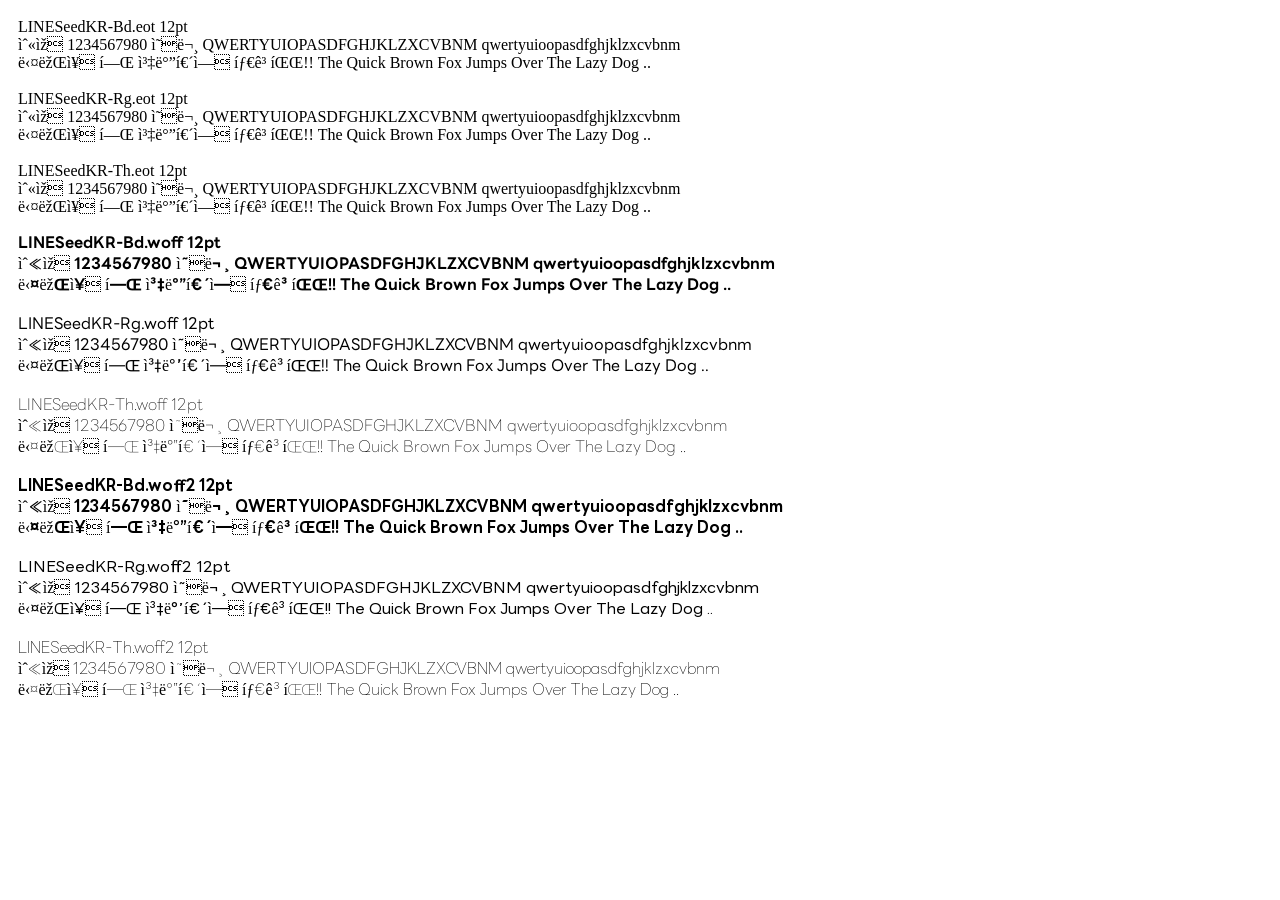
<file: font/LINE_SeedKR_2023.09.06/Web/index.html>
<!DOCTYPE html>
<html>
<head>
<meta http-equiv="Content - Type" content="text / html; charset = utf - 8" />
<title>WebFont Test</title>
<style>
	p {margin : 7px;}
	@font-face{
	font-family:eot_0;
	src:url(./eot/LINESeedKR-Bd.eot);
	}
	.eot_0{font-family:eot_0; font-size:12pt;}

	@font-face{
	font-family:eot_1;
	src:url(./eot/LINESeedKR-Rg.eot);
	}
	.eot_1{font-family:eot_1; font-size:12pt;}

	@font-face{
	font-family:eot_2;
	src:url(./eot/LINESeedKR-Th.eot);
	}
	.eot_2{font-family:eot_2; font-size:12pt;}

	@font-face{
	font-family:woff_0;
	src:url(./woff/LINESeedKR-Bd.woff);
	}
	.woff_0{font-family:woff_0; font-size:12pt;}

	@font-face{
	font-family:woff_1;
	src:url(./woff/LINESeedKR-Rg.woff);
	}
	.woff_1{font-family:woff_1; font-size:12pt;}

	@font-face{
	font-family:woff_2;
	src:url(./woff/LINESeedKR-Th.woff);
	}
	.woff_2{font-family:woff_2; font-size:12pt;}

	@font-face{
	font-family:woff2_0;
	src:url(./woff2/LINESeedKR-Bd.woff2);
	}
	.woff2_0{font-family:woff2_0; font-size:12pt;}

	@font-face{
	font-family:woff2_1;
	src:url(./woff2/LINESeedKR-Rg.woff2);
	}
	.woff2_1{font-family:woff2_1; font-size:12pt;}

	@font-face{
	font-family:woff2_2;
	src:url(./woff2/LINESeedKR-Th.woff2);
	}
	.woff2_2{font-family:woff2_2; font-size:12pt;}

</style>
</head>
<body>
	<table>
		<tr><td>
			<p class=eot_0> LINESeedKR-Bd.eot 12pt<br>
			숫자 1234567980 영문 QWERTYUIOPASDFGHJKLZXCVBNM qwertyuioopasdfghjklzxcvbnm<br>
			다람쥐 헌 쳇바퀴에 타고파!! The Quick Brown Fox Jumps Over The Lazy Dog ..<br>
			</p>
		</td></tr>
		<tr><td>
			<p class=eot_1> LINESeedKR-Rg.eot 12pt<br>
			숫자 1234567980 영문 QWERTYUIOPASDFGHJKLZXCVBNM qwertyuioopasdfghjklzxcvbnm<br>
			다람쥐 헌 쳇바퀴에 타고파!! The Quick Brown Fox Jumps Over The Lazy Dog ..<br>
			</p>
		</td></tr>
		<tr><td>
			<p class=eot_2> LINESeedKR-Th.eot 12pt<br>
			숫자 1234567980 영문 QWERTYUIOPASDFGHJKLZXCVBNM qwertyuioopasdfghjklzxcvbnm<br>
			다람쥐 헌 쳇바퀴에 타고파!! The Quick Brown Fox Jumps Over The Lazy Dog ..<br>
			</p>
		</td></tr>
		<tr><td>
			<p class=woff_0> LINESeedKR-Bd.woff 12pt<br>
			숫자 1234567980 영문 QWERTYUIOPASDFGHJKLZXCVBNM qwertyuioopasdfghjklzxcvbnm<br>
			다람쥐 헌 쳇바퀴에 타고파!! The Quick Brown Fox Jumps Over The Lazy Dog ..<br>
			</p>
		</td></tr>
		<tr><td>
			<p class=woff_1> LINESeedKR-Rg.woff 12pt<br>
			숫자 1234567980 영문 QWERTYUIOPASDFGHJKLZXCVBNM qwertyuioopasdfghjklzxcvbnm<br>
			다람쥐 헌 쳇바퀴에 타고파!! The Quick Brown Fox Jumps Over The Lazy Dog ..<br>
			</p>
		</td></tr>
		<tr><td>
			<p class=woff_2> LINESeedKR-Th.woff 12pt<br>
			숫자 1234567980 영문 QWERTYUIOPASDFGHJKLZXCVBNM qwertyuioopasdfghjklzxcvbnm<br>
			다람쥐 헌 쳇바퀴에 타고파!! The Quick Brown Fox Jumps Over The Lazy Dog ..<br>
			</p>
		</td></tr>
		<tr><td>
			<p class=woff2_0> LINESeedKR-Bd.woff2 12pt<br>
			숫자 1234567980 영문 QWERTYUIOPASDFGHJKLZXCVBNM qwertyuioopasdfghjklzxcvbnm<br>
			다람쥐 헌 쳇바퀴에 타고파!! The Quick Brown Fox Jumps Over The Lazy Dog ..<br>
			</p>
		</td></tr>
		<tr><td>
			<p class=woff2_1> LINESeedKR-Rg.woff2 12pt<br>
			숫자 1234567980 영문 QWERTYUIOPASDFGHJKLZXCVBNM qwertyuioopasdfghjklzxcvbnm<br>
			다람쥐 헌 쳇바퀴에 타고파!! The Quick Brown Fox Jumps Over The Lazy Dog ..<br>
			</p>
		</td></tr>
		<tr><td>
			<p class=woff2_2> LINESeedKR-Th.woff2 12pt<br>
			숫자 1234567980 영문 QWERTYUIOPASDFGHJKLZXCVBNM qwertyuioopasdfghjklzxcvbnm<br>
			다람쥐 헌 쳇바퀴에 타고파!! The Quick Brown Fox Jumps Over The Lazy Dog ..<br>
			</p>
		</td></tr>
	</table>
</body>
</html>
</file>
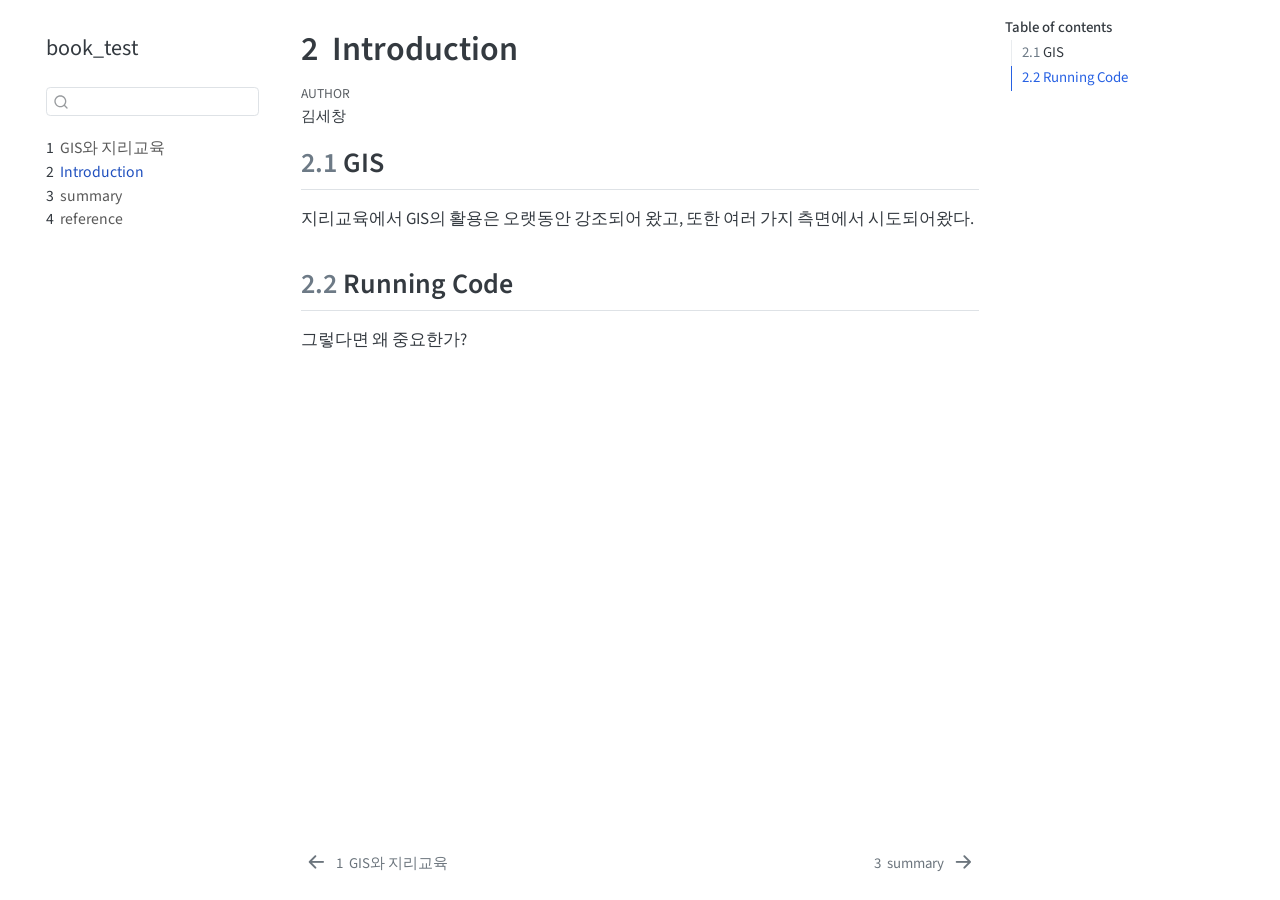
<file: _book/intro.html>
<!DOCTYPE html>
<html xmlns="http://www.w3.org/1999/xhtml" lang="en" xml:lang="en"><head>

<meta charset="utf-8">
<meta name="generator" content="quarto-1.4.553">

<meta name="viewport" content="width=device-width, initial-scale=1.0, user-scalable=yes">

<meta name="author" content="김세창">

<title>book_test - 2&nbsp; Introduction</title>
<style>
code{white-space: pre-wrap;}
span.smallcaps{font-variant: small-caps;}
div.columns{display: flex; gap: min(4vw, 1.5em);}
div.column{flex: auto; overflow-x: auto;}
div.hanging-indent{margin-left: 1.5em; text-indent: -1.5em;}
ul.task-list{list-style: none;}
ul.task-list li input[type="checkbox"] {
  width: 0.8em;
  margin: 0 0.8em 0.2em -1em; /* quarto-specific, see https://github.com/quarto-dev/quarto-cli/issues/4556 */ 
  vertical-align: middle;
}
</style>


<script src="site_libs/quarto-nav/quarto-nav.js"></script>
<script src="site_libs/quarto-nav/headroom.min.js"></script>
<script src="site_libs/clipboard/clipboard.min.js"></script>
<script src="site_libs/quarto-search/autocomplete.umd.js"></script>
<script src="site_libs/quarto-search/fuse.min.js"></script>
<script src="site_libs/quarto-search/quarto-search.js"></script>
<meta name="quarto:offset" content="./">
<link href="./summary.html" rel="next">
<link href="./index.html" rel="prev">
<script src="site_libs/quarto-html/quarto.js"></script>
<script src="site_libs/quarto-html/popper.min.js"></script>
<script src="site_libs/quarto-html/tippy.umd.min.js"></script>
<script src="site_libs/quarto-html/anchor.min.js"></script>
<link href="site_libs/quarto-html/tippy.css" rel="stylesheet">
<link href="site_libs/quarto-html/quarto-syntax-highlighting.css" rel="stylesheet" id="quarto-text-highlighting-styles">
<script src="site_libs/bootstrap/bootstrap.min.js"></script>
<link href="site_libs/bootstrap/bootstrap-icons.css" rel="stylesheet">
<link href="site_libs/bootstrap/bootstrap.min.css" rel="stylesheet" id="quarto-bootstrap" data-mode="light">
<script id="quarto-search-options" type="application/json">{
  "location": "sidebar",
  "copy-button": false,
  "collapse-after": 3,
  "panel-placement": "start",
  "type": "textbox",
  "limit": 50,
  "keyboard-shortcut": [
    "f",
    "/",
    "s"
  ],
  "show-item-context": false,
  "language": {
    "search-no-results-text": "No results",
    "search-matching-documents-text": "matching documents",
    "search-copy-link-title": "Copy link to search",
    "search-hide-matches-text": "Hide additional matches",
    "search-more-match-text": "more match in this document",
    "search-more-matches-text": "more matches in this document",
    "search-clear-button-title": "Clear",
    "search-text-placeholder": "",
    "search-detached-cancel-button-title": "Cancel",
    "search-submit-button-title": "Submit",
    "search-label": "Search"
  }
}</script>


</head>

<body class="nav-sidebar floating">

<div id="quarto-search-results"></div>
  <header id="quarto-header" class="headroom fixed-top">
  <nav class="quarto-secondary-nav">
    <div class="container-fluid d-flex">
      <button type="button" class="quarto-btn-toggle btn" data-bs-toggle="collapse" data-bs-target=".quarto-sidebar-collapse-item" aria-controls="quarto-sidebar" aria-expanded="false" aria-label="Toggle sidebar navigation" onclick="if (window.quartoToggleHeadroom) { window.quartoToggleHeadroom(); }">
        <i class="bi bi-layout-text-sidebar-reverse"></i>
      </button>
        <nav class="quarto-page-breadcrumbs" aria-label="breadcrumb"><ol class="breadcrumb"><li class="breadcrumb-item"><a href="./intro.html"><span class="chapter-number">2</span>&nbsp; <span class="chapter-title">Introduction</span></a></li></ol></nav>
        <a class="flex-grow-1" role="button" data-bs-toggle="collapse" data-bs-target=".quarto-sidebar-collapse-item" aria-controls="quarto-sidebar" aria-expanded="false" aria-label="Toggle sidebar navigation" onclick="if (window.quartoToggleHeadroom) { window.quartoToggleHeadroom(); }">      
        </a>
      <button type="button" class="btn quarto-search-button" aria-label="" onclick="window.quartoOpenSearch();">
        <i class="bi bi-search"></i>
      </button>
    </div>
  </nav>
</header>
<!-- content -->
<div id="quarto-content" class="quarto-container page-columns page-rows-contents page-layout-article">
<!-- sidebar -->
  <nav id="quarto-sidebar" class="sidebar collapse collapse-horizontal quarto-sidebar-collapse-item sidebar-navigation floating overflow-auto">
    <div class="pt-lg-2 mt-2 text-left sidebar-header">
    <div class="sidebar-title mb-0 py-0">
      <a href="./">book_test</a> 
    </div>
      </div>
        <div class="mt-2 flex-shrink-0 align-items-center">
        <div class="sidebar-search">
        <div id="quarto-search" class="" title="Search"></div>
        </div>
        </div>
    <div class="sidebar-menu-container"> 
    <ul class="list-unstyled mt-1">
        <li class="sidebar-item">
  <div class="sidebar-item-container"> 
  <a href="./index.html" class="sidebar-item-text sidebar-link">
 <span class="menu-text"><span class="chapter-number">1</span>&nbsp; <span class="chapter-title">GIS와 지리교육</span></span></a>
  </div>
</li>
        <li class="sidebar-item">
  <div class="sidebar-item-container"> 
  <a href="./intro.html" class="sidebar-item-text sidebar-link active">
 <span class="menu-text"><span class="chapter-number">2</span>&nbsp; <span class="chapter-title">Introduction</span></span></a>
  </div>
</li>
        <li class="sidebar-item">
  <div class="sidebar-item-container"> 
  <a href="./summary.html" class="sidebar-item-text sidebar-link">
 <span class="menu-text"><span class="chapter-number">3</span>&nbsp; <span class="chapter-title">summary</span></span></a>
  </div>
</li>
        <li class="sidebar-item">
  <div class="sidebar-item-container"> 
  <a href="./references.html" class="sidebar-item-text sidebar-link">
 <span class="menu-text"><span class="chapter-number">4</span>&nbsp; <span class="chapter-title">reference</span></span></a>
  </div>
</li>
    </ul>
    </div>
</nav>
<div id="quarto-sidebar-glass" class="quarto-sidebar-collapse-item" data-bs-toggle="collapse" data-bs-target=".quarto-sidebar-collapse-item"></div>
<!-- margin-sidebar -->
    <div id="quarto-margin-sidebar" class="sidebar margin-sidebar">
        <nav id="TOC" role="doc-toc" class="toc-active">
    <h2 id="toc-title">Table of contents</h2>
   
  <ul>
  <li><a href="#gis" id="toc-gis" class="nav-link active" data-scroll-target="#gis"><span class="header-section-number">2.1</span> GIS</a></li>
  <li><a href="#running-code" id="toc-running-code" class="nav-link" data-scroll-target="#running-code"><span class="header-section-number">2.2</span> Running Code</a></li>
  </ul>
</nav>
    </div>
<!-- main -->
<main class="content" id="quarto-document-content">

<header id="title-block-header" class="quarto-title-block default">
<div class="quarto-title">
<h1 class="title"><span class="chapter-number">2</span>&nbsp; <span class="chapter-title">Introduction</span></h1>
</div>



<div class="quarto-title-meta">

    <div>
    <div class="quarto-title-meta-heading">Author</div>
    <div class="quarto-title-meta-contents">
             <p>김세창 </p>
          </div>
  </div>
    
  
    
  </div>
  


</header>


<section id="gis" class="level2" data-number="2.1">
<h2 data-number="2.1" class="anchored" data-anchor-id="gis"><span class="header-section-number">2.1</span> GIS</h2>
<p>지리교육에서 GIS의 활용은 오랫동안 강조되어 왔고, 또한 여러 가지 측면에서 시도되어왔다.</p>
</section>
<section id="running-code" class="level2" data-number="2.2">
<h2 data-number="2.2" class="anchored" data-anchor-id="running-code"><span class="header-section-number">2.2</span> Running Code</h2>
<p>그렇다면 왜 중요한가?</p>


</section>

</main> <!-- /main -->
<script id="quarto-html-after-body" type="application/javascript">
window.document.addEventListener("DOMContentLoaded", function (event) {
  const toggleBodyColorMode = (bsSheetEl) => {
    const mode = bsSheetEl.getAttribute("data-mode");
    const bodyEl = window.document.querySelector("body");
    if (mode === "dark") {
      bodyEl.classList.add("quarto-dark");
      bodyEl.classList.remove("quarto-light");
    } else {
      bodyEl.classList.add("quarto-light");
      bodyEl.classList.remove("quarto-dark");
    }
  }
  const toggleBodyColorPrimary = () => {
    const bsSheetEl = window.document.querySelector("link#quarto-bootstrap");
    if (bsSheetEl) {
      toggleBodyColorMode(bsSheetEl);
    }
  }
  toggleBodyColorPrimary();  
  const icon = "";
  const anchorJS = new window.AnchorJS();
  anchorJS.options = {
    placement: 'right',
    icon: icon
  };
  anchorJS.add('.anchored');
  const isCodeAnnotation = (el) => {
    for (const clz of el.classList) {
      if (clz.startsWith('code-annotation-')) {                     
        return true;
      }
    }
    return false;
  }
  const clipboard = new window.ClipboardJS('.code-copy-button', {
    text: function(trigger) {
      const codeEl = trigger.previousElementSibling.cloneNode(true);
      for (const childEl of codeEl.children) {
        if (isCodeAnnotation(childEl)) {
          childEl.remove();
        }
      }
      return codeEl.innerText;
    }
  });
  clipboard.on('success', function(e) {
    // button target
    const button = e.trigger;
    // don't keep focus
    button.blur();
    // flash "checked"
    button.classList.add('code-copy-button-checked');
    var currentTitle = button.getAttribute("title");
    button.setAttribute("title", "Copied!");
    let tooltip;
    if (window.bootstrap) {
      button.setAttribute("data-bs-toggle", "tooltip");
      button.setAttribute("data-bs-placement", "left");
      button.setAttribute("data-bs-title", "Copied!");
      tooltip = new bootstrap.Tooltip(button, 
        { trigger: "manual", 
          customClass: "code-copy-button-tooltip",
          offset: [0, -8]});
      tooltip.show();    
    }
    setTimeout(function() {
      if (tooltip) {
        tooltip.hide();
        button.removeAttribute("data-bs-title");
        button.removeAttribute("data-bs-toggle");
        button.removeAttribute("data-bs-placement");
      }
      button.setAttribute("title", currentTitle);
      button.classList.remove('code-copy-button-checked');
    }, 1000);
    // clear code selection
    e.clearSelection();
  });
    var localhostRegex = new RegExp(/^(?:http|https):\/\/localhost\:?[0-9]*\//);
    var mailtoRegex = new RegExp(/^mailto:/);
      var filterRegex = new RegExp('/' + window.location.host + '/');
    var isInternal = (href) => {
        return filterRegex.test(href) || localhostRegex.test(href) || mailtoRegex.test(href);
    }
    // Inspect non-navigation links and adorn them if external
 	var links = window.document.querySelectorAll('a[href]:not(.nav-link):not(.navbar-brand):not(.toc-action):not(.sidebar-link):not(.sidebar-item-toggle):not(.pagination-link):not(.no-external):not([aria-hidden]):not(.dropdown-item):not(.quarto-navigation-tool)');
    for (var i=0; i<links.length; i++) {
      const link = links[i];
      if (!isInternal(link.href)) {
        // undo the damage that might have been done by quarto-nav.js in the case of
        // links that we want to consider external
        if (link.dataset.originalHref !== undefined) {
          link.href = link.dataset.originalHref;
        }
      }
    }
  function tippyHover(el, contentFn, onTriggerFn, onUntriggerFn) {
    const config = {
      allowHTML: true,
      maxWidth: 500,
      delay: 100,
      arrow: false,
      appendTo: function(el) {
          return el.parentElement;
      },
      interactive: true,
      interactiveBorder: 10,
      theme: 'quarto',
      placement: 'bottom-start',
    };
    if (contentFn) {
      config.content = contentFn;
    }
    if (onTriggerFn) {
      config.onTrigger = onTriggerFn;
    }
    if (onUntriggerFn) {
      config.onUntrigger = onUntriggerFn;
    }
    window.tippy(el, config); 
  }
  const noterefs = window.document.querySelectorAll('a[role="doc-noteref"]');
  for (var i=0; i<noterefs.length; i++) {
    const ref = noterefs[i];
    tippyHover(ref, function() {
      // use id or data attribute instead here
      let href = ref.getAttribute('data-footnote-href') || ref.getAttribute('href');
      try { href = new URL(href).hash; } catch {}
      const id = href.replace(/^#\/?/, "");
      const note = window.document.getElementById(id);
      if (note) {
        return note.innerHTML;
      } else {
        return "";
      }
    });
  }
  const xrefs = window.document.querySelectorAll('a.quarto-xref');
  const processXRef = (id, note) => {
    // Strip column container classes
    const stripColumnClz = (el) => {
      el.classList.remove("page-full", "page-columns");
      if (el.children) {
        for (const child of el.children) {
          stripColumnClz(child);
        }
      }
    }
    stripColumnClz(note)
    if (id === null || id.startsWith('sec-')) {
      // Special case sections, only their first couple elements
      const container = document.createElement("div");
      if (note.children && note.children.length > 2) {
        container.appendChild(note.children[0].cloneNode(true));
        for (let i = 1; i < note.children.length; i++) {
          const child = note.children[i];
          if (child.tagName === "P" && child.innerText === "") {
            continue;
          } else {
            container.appendChild(child.cloneNode(true));
            break;
          }
        }
        if (window.Quarto?.typesetMath) {
          window.Quarto.typesetMath(container);
        }
        return container.innerHTML
      } else {
        if (window.Quarto?.typesetMath) {
          window.Quarto.typesetMath(note);
        }
        return note.innerHTML;
      }
    } else {
      // Remove any anchor links if they are present
      const anchorLink = note.querySelector('a.anchorjs-link');
      if (anchorLink) {
        anchorLink.remove();
      }
      if (window.Quarto?.typesetMath) {
        window.Quarto.typesetMath(note);
      }
      // TODO in 1.5, we should make sure this works without a callout special case
      if (note.classList.contains("callout")) {
        return note.outerHTML;
      } else {
        return note.innerHTML;
      }
    }
  }
  for (var i=0; i<xrefs.length; i++) {
    const xref = xrefs[i];
    tippyHover(xref, undefined, function(instance) {
      instance.disable();
      let url = xref.getAttribute('href');
      let hash = undefined; 
      if (url.startsWith('#')) {
        hash = url;
      } else {
        try { hash = new URL(url).hash; } catch {}
      }
      if (hash) {
        const id = hash.replace(/^#\/?/, "");
        const note = window.document.getElementById(id);
        if (note !== null) {
          try {
            const html = processXRef(id, note.cloneNode(true));
            instance.setContent(html);
          } finally {
            instance.enable();
            instance.show();
          }
        } else {
          // See if we can fetch this
          fetch(url.split('#')[0])
          .then(res => res.text())
          .then(html => {
            const parser = new DOMParser();
            const htmlDoc = parser.parseFromString(html, "text/html");
            const note = htmlDoc.getElementById(id);
            if (note !== null) {
              const html = processXRef(id, note);
              instance.setContent(html);
            } 
          }).finally(() => {
            instance.enable();
            instance.show();
          });
        }
      } else {
        // See if we can fetch a full url (with no hash to target)
        // This is a special case and we should probably do some content thinning / targeting
        fetch(url)
        .then(res => res.text())
        .then(html => {
          const parser = new DOMParser();
          const htmlDoc = parser.parseFromString(html, "text/html");
          const note = htmlDoc.querySelector('main.content');
          if (note !== null) {
            // This should only happen for chapter cross references
            // (since there is no id in the URL)
            // remove the first header
            if (note.children.length > 0 && note.children[0].tagName === "HEADER") {
              note.children[0].remove();
            }
            const html = processXRef(null, note);
            instance.setContent(html);
          } 
        }).finally(() => {
          instance.enable();
          instance.show();
        });
      }
    }, function(instance) {
    });
  }
      let selectedAnnoteEl;
      const selectorForAnnotation = ( cell, annotation) => {
        let cellAttr = 'data-code-cell="' + cell + '"';
        let lineAttr = 'data-code-annotation="' +  annotation + '"';
        const selector = 'span[' + cellAttr + '][' + lineAttr + ']';
        return selector;
      }
      const selectCodeLines = (annoteEl) => {
        const doc = window.document;
        const targetCell = annoteEl.getAttribute("data-target-cell");
        const targetAnnotation = annoteEl.getAttribute("data-target-annotation");
        const annoteSpan = window.document.querySelector(selectorForAnnotation(targetCell, targetAnnotation));
        const lines = annoteSpan.getAttribute("data-code-lines").split(",");
        const lineIds = lines.map((line) => {
          return targetCell + "-" + line;
        })
        let top = null;
        let height = null;
        let parent = null;
        if (lineIds.length > 0) {
            //compute the position of the single el (top and bottom and make a div)
            const el = window.document.getElementById(lineIds[0]);
            top = el.offsetTop;
            height = el.offsetHeight;
            parent = el.parentElement.parentElement;
          if (lineIds.length > 1) {
            const lastEl = window.document.getElementById(lineIds[lineIds.length - 1]);
            const bottom = lastEl.offsetTop + lastEl.offsetHeight;
            height = bottom - top;
          }
          if (top !== null && height !== null && parent !== null) {
            // cook up a div (if necessary) and position it 
            let div = window.document.getElementById("code-annotation-line-highlight");
            if (div === null) {
              div = window.document.createElement("div");
              div.setAttribute("id", "code-annotation-line-highlight");
              div.style.position = 'absolute';
              parent.appendChild(div);
            }
            div.style.top = top - 2 + "px";
            div.style.height = height + 4 + "px";
            div.style.left = 0;
            let gutterDiv = window.document.getElementById("code-annotation-line-highlight-gutter");
            if (gutterDiv === null) {
              gutterDiv = window.document.createElement("div");
              gutterDiv.setAttribute("id", "code-annotation-line-highlight-gutter");
              gutterDiv.style.position = 'absolute';
              const codeCell = window.document.getElementById(targetCell);
              const gutter = codeCell.querySelector('.code-annotation-gutter');
              gutter.appendChild(gutterDiv);
            }
            gutterDiv.style.top = top - 2 + "px";
            gutterDiv.style.height = height + 4 + "px";
          }
          selectedAnnoteEl = annoteEl;
        }
      };
      const unselectCodeLines = () => {
        const elementsIds = ["code-annotation-line-highlight", "code-annotation-line-highlight-gutter"];
        elementsIds.forEach((elId) => {
          const div = window.document.getElementById(elId);
          if (div) {
            div.remove();
          }
        });
        selectedAnnoteEl = undefined;
      };
        // Handle positioning of the toggle
    window.addEventListener(
      "resize",
      throttle(() => {
        elRect = undefined;
        if (selectedAnnoteEl) {
          selectCodeLines(selectedAnnoteEl);
        }
      }, 10)
    );
    function throttle(fn, ms) {
    let throttle = false;
    let timer;
      return (...args) => {
        if(!throttle) { // first call gets through
            fn.apply(this, args);
            throttle = true;
        } else { // all the others get throttled
            if(timer) clearTimeout(timer); // cancel #2
            timer = setTimeout(() => {
              fn.apply(this, args);
              timer = throttle = false;
            }, ms);
        }
      };
    }
      // Attach click handler to the DT
      const annoteDls = window.document.querySelectorAll('dt[data-target-cell]');
      for (const annoteDlNode of annoteDls) {
        annoteDlNode.addEventListener('click', (event) => {
          const clickedEl = event.target;
          if (clickedEl !== selectedAnnoteEl) {
            unselectCodeLines();
            const activeEl = window.document.querySelector('dt[data-target-cell].code-annotation-active');
            if (activeEl) {
              activeEl.classList.remove('code-annotation-active');
            }
            selectCodeLines(clickedEl);
            clickedEl.classList.add('code-annotation-active');
          } else {
            // Unselect the line
            unselectCodeLines();
            clickedEl.classList.remove('code-annotation-active');
          }
        });
      }
  const findCites = (el) => {
    const parentEl = el.parentElement;
    if (parentEl) {
      const cites = parentEl.dataset.cites;
      if (cites) {
        return {
          el,
          cites: cites.split(' ')
        };
      } else {
        return findCites(el.parentElement)
      }
    } else {
      return undefined;
    }
  };
  var bibliorefs = window.document.querySelectorAll('a[role="doc-biblioref"]');
  for (var i=0; i<bibliorefs.length; i++) {
    const ref = bibliorefs[i];
    const citeInfo = findCites(ref);
    if (citeInfo) {
      tippyHover(citeInfo.el, function() {
        var popup = window.document.createElement('div');
        citeInfo.cites.forEach(function(cite) {
          var citeDiv = window.document.createElement('div');
          citeDiv.classList.add('hanging-indent');
          citeDiv.classList.add('csl-entry');
          var biblioDiv = window.document.getElementById('ref-' + cite);
          if (biblioDiv) {
            citeDiv.innerHTML = biblioDiv.innerHTML;
          }
          popup.appendChild(citeDiv);
        });
        return popup.innerHTML;
      });
    }
  }
});
</script>
<nav class="page-navigation">
  <div class="nav-page nav-page-previous">
      <a href="./index.html" class="pagination-link" aria-label="GIS와 지리교육">
        <i class="bi bi-arrow-left-short"></i> <span class="nav-page-text"><span class="chapter-number">1</span>&nbsp; <span class="chapter-title">GIS와 지리교육</span></span>
      </a>          
  </div>
  <div class="nav-page nav-page-next">
      <a href="./summary.html" class="pagination-link" aria-label="summary">
        <span class="nav-page-text"><span class="chapter-number">3</span>&nbsp; <span class="chapter-title">summary</span></span> <i class="bi bi-arrow-right-short"></i>
      </a>
  </div>
</nav>
</div> <!-- /content -->




</body></html>
</file>
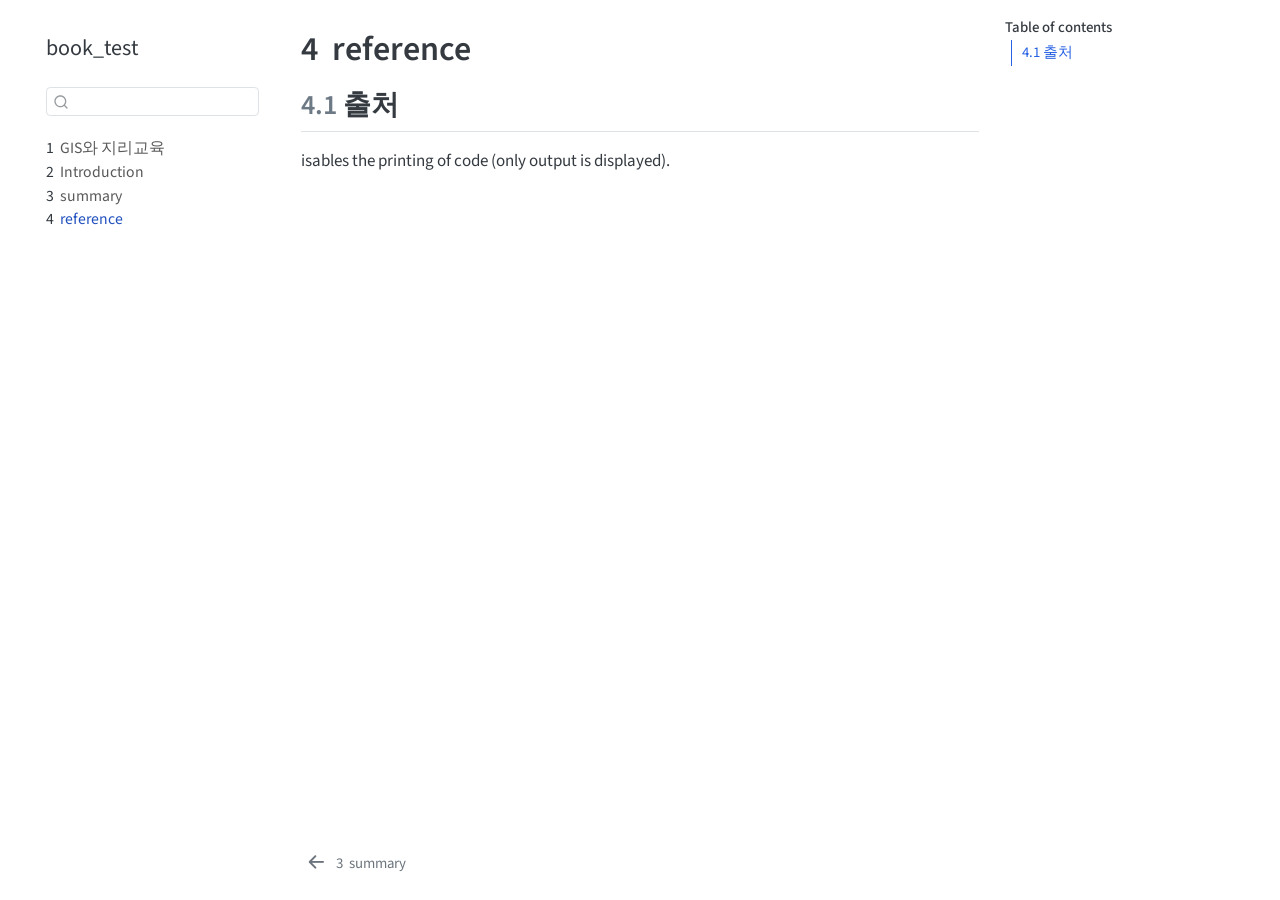
<file: _book/references.html>
<!DOCTYPE html>
<html xmlns="http://www.w3.org/1999/xhtml" lang="en" xml:lang="en"><head>

<meta charset="utf-8">
<meta name="generator" content="quarto-1.4.553">

<meta name="viewport" content="width=device-width, initial-scale=1.0, user-scalable=yes">


<title>book_test - 4&nbsp; reference</title>
<style>
code{white-space: pre-wrap;}
span.smallcaps{font-variant: small-caps;}
div.columns{display: flex; gap: min(4vw, 1.5em);}
div.column{flex: auto; overflow-x: auto;}
div.hanging-indent{margin-left: 1.5em; text-indent: -1.5em;}
ul.task-list{list-style: none;}
ul.task-list li input[type="checkbox"] {
  width: 0.8em;
  margin: 0 0.8em 0.2em -1em; /* quarto-specific, see https://github.com/quarto-dev/quarto-cli/issues/4556 */ 
  vertical-align: middle;
}
</style>


<script src="site_libs/quarto-nav/quarto-nav.js"></script>
<script src="site_libs/quarto-nav/headroom.min.js"></script>
<script src="site_libs/clipboard/clipboard.min.js"></script>
<script src="site_libs/quarto-search/autocomplete.umd.js"></script>
<script src="site_libs/quarto-search/fuse.min.js"></script>
<script src="site_libs/quarto-search/quarto-search.js"></script>
<meta name="quarto:offset" content="./">
<link href="./summary.html" rel="prev">
<script src="site_libs/quarto-html/quarto.js"></script>
<script src="site_libs/quarto-html/popper.min.js"></script>
<script src="site_libs/quarto-html/tippy.umd.min.js"></script>
<script src="site_libs/quarto-html/anchor.min.js"></script>
<link href="site_libs/quarto-html/tippy.css" rel="stylesheet">
<link href="site_libs/quarto-html/quarto-syntax-highlighting.css" rel="stylesheet" id="quarto-text-highlighting-styles">
<script src="site_libs/bootstrap/bootstrap.min.js"></script>
<link href="site_libs/bootstrap/bootstrap-icons.css" rel="stylesheet">
<link href="site_libs/bootstrap/bootstrap.min.css" rel="stylesheet" id="quarto-bootstrap" data-mode="light">
<script id="quarto-search-options" type="application/json">{
  "location": "sidebar",
  "copy-button": false,
  "collapse-after": 3,
  "panel-placement": "start",
  "type": "textbox",
  "limit": 50,
  "keyboard-shortcut": [
    "f",
    "/",
    "s"
  ],
  "show-item-context": false,
  "language": {
    "search-no-results-text": "No results",
    "search-matching-documents-text": "matching documents",
    "search-copy-link-title": "Copy link to search",
    "search-hide-matches-text": "Hide additional matches",
    "search-more-match-text": "more match in this document",
    "search-more-matches-text": "more matches in this document",
    "search-clear-button-title": "Clear",
    "search-text-placeholder": "",
    "search-detached-cancel-button-title": "Cancel",
    "search-submit-button-title": "Submit",
    "search-label": "Search"
  }
}</script>


</head>

<body class="nav-sidebar floating">

<div id="quarto-search-results"></div>
  <header id="quarto-header" class="headroom fixed-top">
  <nav class="quarto-secondary-nav">
    <div class="container-fluid d-flex">
      <button type="button" class="quarto-btn-toggle btn" data-bs-toggle="collapse" data-bs-target=".quarto-sidebar-collapse-item" aria-controls="quarto-sidebar" aria-expanded="false" aria-label="Toggle sidebar navigation" onclick="if (window.quartoToggleHeadroom) { window.quartoToggleHeadroom(); }">
        <i class="bi bi-layout-text-sidebar-reverse"></i>
      </button>
        <nav class="quarto-page-breadcrumbs" aria-label="breadcrumb"><ol class="breadcrumb"><li class="breadcrumb-item"><a href="./references.html"><span class="chapter-number">4</span>&nbsp; <span class="chapter-title">reference</span></a></li></ol></nav>
        <a class="flex-grow-1" role="button" data-bs-toggle="collapse" data-bs-target=".quarto-sidebar-collapse-item" aria-controls="quarto-sidebar" aria-expanded="false" aria-label="Toggle sidebar navigation" onclick="if (window.quartoToggleHeadroom) { window.quartoToggleHeadroom(); }">      
        </a>
      <button type="button" class="btn quarto-search-button" aria-label="" onclick="window.quartoOpenSearch();">
        <i class="bi bi-search"></i>
      </button>
    </div>
  </nav>
</header>
<!-- content -->
<div id="quarto-content" class="quarto-container page-columns page-rows-contents page-layout-article">
<!-- sidebar -->
  <nav id="quarto-sidebar" class="sidebar collapse collapse-horizontal quarto-sidebar-collapse-item sidebar-navigation floating overflow-auto">
    <div class="pt-lg-2 mt-2 text-left sidebar-header">
    <div class="sidebar-title mb-0 py-0">
      <a href="./">book_test</a> 
    </div>
      </div>
        <div class="mt-2 flex-shrink-0 align-items-center">
        <div class="sidebar-search">
        <div id="quarto-search" class="" title="Search"></div>
        </div>
        </div>
    <div class="sidebar-menu-container"> 
    <ul class="list-unstyled mt-1">
        <li class="sidebar-item">
  <div class="sidebar-item-container"> 
  <a href="./index.html" class="sidebar-item-text sidebar-link">
 <span class="menu-text"><span class="chapter-number">1</span>&nbsp; <span class="chapter-title">GIS와 지리교육</span></span></a>
  </div>
</li>
        <li class="sidebar-item">
  <div class="sidebar-item-container"> 
  <a href="./intro.html" class="sidebar-item-text sidebar-link">
 <span class="menu-text"><span class="chapter-number">2</span>&nbsp; <span class="chapter-title">Introduction</span></span></a>
  </div>
</li>
        <li class="sidebar-item">
  <div class="sidebar-item-container"> 
  <a href="./summary.html" class="sidebar-item-text sidebar-link">
 <span class="menu-text"><span class="chapter-number">3</span>&nbsp; <span class="chapter-title">summary</span></span></a>
  </div>
</li>
        <li class="sidebar-item">
  <div class="sidebar-item-container"> 
  <a href="./references.html" class="sidebar-item-text sidebar-link active">
 <span class="menu-text"><span class="chapter-number">4</span>&nbsp; <span class="chapter-title">reference</span></span></a>
  </div>
</li>
    </ul>
    </div>
</nav>
<div id="quarto-sidebar-glass" class="quarto-sidebar-collapse-item" data-bs-toggle="collapse" data-bs-target=".quarto-sidebar-collapse-item"></div>
<!-- margin-sidebar -->
    <div id="quarto-margin-sidebar" class="sidebar margin-sidebar">
        <nav id="TOC" role="doc-toc" class="toc-active">
    <h2 id="toc-title">Table of contents</h2>
   
  <ul>
  <li><a href="#출처" id="toc-출처" class="nav-link active" data-scroll-target="#출처"><span class="header-section-number">4.1</span> 출처</a></li>
  </ul>
</nav>
    </div>
<!-- main -->
<main class="content" id="quarto-document-content">

<header id="title-block-header" class="quarto-title-block default">
<div class="quarto-title">
<h1 class="title"><span class="chapter-number">4</span>&nbsp; <span class="chapter-title">reference</span></h1>
</div>



<div class="quarto-title-meta">

    
  
    
  </div>
  


</header>


<section id="출처" class="level2" data-number="4.1">
<h2 data-number="4.1" class="anchored" data-anchor-id="출처"><span class="header-section-number">4.1</span> 출처</h2>
<p>isables the printing of code (only output is displayed).</p>


</section>

</main> <!-- /main -->
<script id="quarto-html-after-body" type="application/javascript">
window.document.addEventListener("DOMContentLoaded", function (event) {
  const toggleBodyColorMode = (bsSheetEl) => {
    const mode = bsSheetEl.getAttribute("data-mode");
    const bodyEl = window.document.querySelector("body");
    if (mode === "dark") {
      bodyEl.classList.add("quarto-dark");
      bodyEl.classList.remove("quarto-light");
    } else {
      bodyEl.classList.add("quarto-light");
      bodyEl.classList.remove("quarto-dark");
    }
  }
  const toggleBodyColorPrimary = () => {
    const bsSheetEl = window.document.querySelector("link#quarto-bootstrap");
    if (bsSheetEl) {
      toggleBodyColorMode(bsSheetEl);
    }
  }
  toggleBodyColorPrimary();  
  const icon = "";
  const anchorJS = new window.AnchorJS();
  anchorJS.options = {
    placement: 'right',
    icon: icon
  };
  anchorJS.add('.anchored');
  const isCodeAnnotation = (el) => {
    for (const clz of el.classList) {
      if (clz.startsWith('code-annotation-')) {                     
        return true;
      }
    }
    return false;
  }
  const clipboard = new window.ClipboardJS('.code-copy-button', {
    text: function(trigger) {
      const codeEl = trigger.previousElementSibling.cloneNode(true);
      for (const childEl of codeEl.children) {
        if (isCodeAnnotation(childEl)) {
          childEl.remove();
        }
      }
      return codeEl.innerText;
    }
  });
  clipboard.on('success', function(e) {
    // button target
    const button = e.trigger;
    // don't keep focus
    button.blur();
    // flash "checked"
    button.classList.add('code-copy-button-checked');
    var currentTitle = button.getAttribute("title");
    button.setAttribute("title", "Copied!");
    let tooltip;
    if (window.bootstrap) {
      button.setAttribute("data-bs-toggle", "tooltip");
      button.setAttribute("data-bs-placement", "left");
      button.setAttribute("data-bs-title", "Copied!");
      tooltip = new bootstrap.Tooltip(button, 
        { trigger: "manual", 
          customClass: "code-copy-button-tooltip",
          offset: [0, -8]});
      tooltip.show();    
    }
    setTimeout(function() {
      if (tooltip) {
        tooltip.hide();
        button.removeAttribute("data-bs-title");
        button.removeAttribute("data-bs-toggle");
        button.removeAttribute("data-bs-placement");
      }
      button.setAttribute("title", currentTitle);
      button.classList.remove('code-copy-button-checked');
    }, 1000);
    // clear code selection
    e.clearSelection();
  });
    var localhostRegex = new RegExp(/^(?:http|https):\/\/localhost\:?[0-9]*\//);
    var mailtoRegex = new RegExp(/^mailto:/);
      var filterRegex = new RegExp('/' + window.location.host + '/');
    var isInternal = (href) => {
        return filterRegex.test(href) || localhostRegex.test(href) || mailtoRegex.test(href);
    }
    // Inspect non-navigation links and adorn them if external
 	var links = window.document.querySelectorAll('a[href]:not(.nav-link):not(.navbar-brand):not(.toc-action):not(.sidebar-link):not(.sidebar-item-toggle):not(.pagination-link):not(.no-external):not([aria-hidden]):not(.dropdown-item):not(.quarto-navigation-tool)');
    for (var i=0; i<links.length; i++) {
      const link = links[i];
      if (!isInternal(link.href)) {
        // undo the damage that might have been done by quarto-nav.js in the case of
        // links that we want to consider external
        if (link.dataset.originalHref !== undefined) {
          link.href = link.dataset.originalHref;
        }
      }
    }
  function tippyHover(el, contentFn, onTriggerFn, onUntriggerFn) {
    const config = {
      allowHTML: true,
      maxWidth: 500,
      delay: 100,
      arrow: false,
      appendTo: function(el) {
          return el.parentElement;
      },
      interactive: true,
      interactiveBorder: 10,
      theme: 'quarto',
      placement: 'bottom-start',
    };
    if (contentFn) {
      config.content = contentFn;
    }
    if (onTriggerFn) {
      config.onTrigger = onTriggerFn;
    }
    if (onUntriggerFn) {
      config.onUntrigger = onUntriggerFn;
    }
    window.tippy(el, config); 
  }
  const noterefs = window.document.querySelectorAll('a[role="doc-noteref"]');
  for (var i=0; i<noterefs.length; i++) {
    const ref = noterefs[i];
    tippyHover(ref, function() {
      // use id or data attribute instead here
      let href = ref.getAttribute('data-footnote-href') || ref.getAttribute('href');
      try { href = new URL(href).hash; } catch {}
      const id = href.replace(/^#\/?/, "");
      const note = window.document.getElementById(id);
      if (note) {
        return note.innerHTML;
      } else {
        return "";
      }
    });
  }
  const xrefs = window.document.querySelectorAll('a.quarto-xref');
  const processXRef = (id, note) => {
    // Strip column container classes
    const stripColumnClz = (el) => {
      el.classList.remove("page-full", "page-columns");
      if (el.children) {
        for (const child of el.children) {
          stripColumnClz(child);
        }
      }
    }
    stripColumnClz(note)
    if (id === null || id.startsWith('sec-')) {
      // Special case sections, only their first couple elements
      const container = document.createElement("div");
      if (note.children && note.children.length > 2) {
        container.appendChild(note.children[0].cloneNode(true));
        for (let i = 1; i < note.children.length; i++) {
          const child = note.children[i];
          if (child.tagName === "P" && child.innerText === "") {
            continue;
          } else {
            container.appendChild(child.cloneNode(true));
            break;
          }
        }
        if (window.Quarto?.typesetMath) {
          window.Quarto.typesetMath(container);
        }
        return container.innerHTML
      } else {
        if (window.Quarto?.typesetMath) {
          window.Quarto.typesetMath(note);
        }
        return note.innerHTML;
      }
    } else {
      // Remove any anchor links if they are present
      const anchorLink = note.querySelector('a.anchorjs-link');
      if (anchorLink) {
        anchorLink.remove();
      }
      if (window.Quarto?.typesetMath) {
        window.Quarto.typesetMath(note);
      }
      // TODO in 1.5, we should make sure this works without a callout special case
      if (note.classList.contains("callout")) {
        return note.outerHTML;
      } else {
        return note.innerHTML;
      }
    }
  }
  for (var i=0; i<xrefs.length; i++) {
    const xref = xrefs[i];
    tippyHover(xref, undefined, function(instance) {
      instance.disable();
      let url = xref.getAttribute('href');
      let hash = undefined; 
      if (url.startsWith('#')) {
        hash = url;
      } else {
        try { hash = new URL(url).hash; } catch {}
      }
      if (hash) {
        const id = hash.replace(/^#\/?/, "");
        const note = window.document.getElementById(id);
        if (note !== null) {
          try {
            const html = processXRef(id, note.cloneNode(true));
            instance.setContent(html);
          } finally {
            instance.enable();
            instance.show();
          }
        } else {
          // See if we can fetch this
          fetch(url.split('#')[0])
          .then(res => res.text())
          .then(html => {
            const parser = new DOMParser();
            const htmlDoc = parser.parseFromString(html, "text/html");
            const note = htmlDoc.getElementById(id);
            if (note !== null) {
              const html = processXRef(id, note);
              instance.setContent(html);
            } 
          }).finally(() => {
            instance.enable();
            instance.show();
          });
        }
      } else {
        // See if we can fetch a full url (with no hash to target)
        // This is a special case and we should probably do some content thinning / targeting
        fetch(url)
        .then(res => res.text())
        .then(html => {
          const parser = new DOMParser();
          const htmlDoc = parser.parseFromString(html, "text/html");
          const note = htmlDoc.querySelector('main.content');
          if (note !== null) {
            // This should only happen for chapter cross references
            // (since there is no id in the URL)
            // remove the first header
            if (note.children.length > 0 && note.children[0].tagName === "HEADER") {
              note.children[0].remove();
            }
            const html = processXRef(null, note);
            instance.setContent(html);
          } 
        }).finally(() => {
          instance.enable();
          instance.show();
        });
      }
    }, function(instance) {
    });
  }
      let selectedAnnoteEl;
      const selectorForAnnotation = ( cell, annotation) => {
        let cellAttr = 'data-code-cell="' + cell + '"';
        let lineAttr = 'data-code-annotation="' +  annotation + '"';
        const selector = 'span[' + cellAttr + '][' + lineAttr + ']';
        return selector;
      }
      const selectCodeLines = (annoteEl) => {
        const doc = window.document;
        const targetCell = annoteEl.getAttribute("data-target-cell");
        const targetAnnotation = annoteEl.getAttribute("data-target-annotation");
        const annoteSpan = window.document.querySelector(selectorForAnnotation(targetCell, targetAnnotation));
        const lines = annoteSpan.getAttribute("data-code-lines").split(",");
        const lineIds = lines.map((line) => {
          return targetCell + "-" + line;
        })
        let top = null;
        let height = null;
        let parent = null;
        if (lineIds.length > 0) {
            //compute the position of the single el (top and bottom and make a div)
            const el = window.document.getElementById(lineIds[0]);
            top = el.offsetTop;
            height = el.offsetHeight;
            parent = el.parentElement.parentElement;
          if (lineIds.length > 1) {
            const lastEl = window.document.getElementById(lineIds[lineIds.length - 1]);
            const bottom = lastEl.offsetTop + lastEl.offsetHeight;
            height = bottom - top;
          }
          if (top !== null && height !== null && parent !== null) {
            // cook up a div (if necessary) and position it 
            let div = window.document.getElementById("code-annotation-line-highlight");
            if (div === null) {
              div = window.document.createElement("div");
              div.setAttribute("id", "code-annotation-line-highlight");
              div.style.position = 'absolute';
              parent.appendChild(div);
            }
            div.style.top = top - 2 + "px";
            div.style.height = height + 4 + "px";
            div.style.left = 0;
            let gutterDiv = window.document.getElementById("code-annotation-line-highlight-gutter");
            if (gutterDiv === null) {
              gutterDiv = window.document.createElement("div");
              gutterDiv.setAttribute("id", "code-annotation-line-highlight-gutter");
              gutterDiv.style.position = 'absolute';
              const codeCell = window.document.getElementById(targetCell);
              const gutter = codeCell.querySelector('.code-annotation-gutter');
              gutter.appendChild(gutterDiv);
            }
            gutterDiv.style.top = top - 2 + "px";
            gutterDiv.style.height = height + 4 + "px";
          }
          selectedAnnoteEl = annoteEl;
        }
      };
      const unselectCodeLines = () => {
        const elementsIds = ["code-annotation-line-highlight", "code-annotation-line-highlight-gutter"];
        elementsIds.forEach((elId) => {
          const div = window.document.getElementById(elId);
          if (div) {
            div.remove();
          }
        });
        selectedAnnoteEl = undefined;
      };
        // Handle positioning of the toggle
    window.addEventListener(
      "resize",
      throttle(() => {
        elRect = undefined;
        if (selectedAnnoteEl) {
          selectCodeLines(selectedAnnoteEl);
        }
      }, 10)
    );
    function throttle(fn, ms) {
    let throttle = false;
    let timer;
      return (...args) => {
        if(!throttle) { // first call gets through
            fn.apply(this, args);
            throttle = true;
        } else { // all the others get throttled
            if(timer) clearTimeout(timer); // cancel #2
            timer = setTimeout(() => {
              fn.apply(this, args);
              timer = throttle = false;
            }, ms);
        }
      };
    }
      // Attach click handler to the DT
      const annoteDls = window.document.querySelectorAll('dt[data-target-cell]');
      for (const annoteDlNode of annoteDls) {
        annoteDlNode.addEventListener('click', (event) => {
          const clickedEl = event.target;
          if (clickedEl !== selectedAnnoteEl) {
            unselectCodeLines();
            const activeEl = window.document.querySelector('dt[data-target-cell].code-annotation-active');
            if (activeEl) {
              activeEl.classList.remove('code-annotation-active');
            }
            selectCodeLines(clickedEl);
            clickedEl.classList.add('code-annotation-active');
          } else {
            // Unselect the line
            unselectCodeLines();
            clickedEl.classList.remove('code-annotation-active');
          }
        });
      }
  const findCites = (el) => {
    const parentEl = el.parentElement;
    if (parentEl) {
      const cites = parentEl.dataset.cites;
      if (cites) {
        return {
          el,
          cites: cites.split(' ')
        };
      } else {
        return findCites(el.parentElement)
      }
    } else {
      return undefined;
    }
  };
  var bibliorefs = window.document.querySelectorAll('a[role="doc-biblioref"]');
  for (var i=0; i<bibliorefs.length; i++) {
    const ref = bibliorefs[i];
    const citeInfo = findCites(ref);
    if (citeInfo) {
      tippyHover(citeInfo.el, function() {
        var popup = window.document.createElement('div');
        citeInfo.cites.forEach(function(cite) {
          var citeDiv = window.document.createElement('div');
          citeDiv.classList.add('hanging-indent');
          citeDiv.classList.add('csl-entry');
          var biblioDiv = window.document.getElementById('ref-' + cite);
          if (biblioDiv) {
            citeDiv.innerHTML = biblioDiv.innerHTML;
          }
          popup.appendChild(citeDiv);
        });
        return popup.innerHTML;
      });
    }
  }
});
</script>
<nav class="page-navigation">
  <div class="nav-page nav-page-previous">
      <a href="./summary.html" class="pagination-link" aria-label="summary">
        <i class="bi bi-arrow-left-short"></i> <span class="nav-page-text"><span class="chapter-number">3</span>&nbsp; <span class="chapter-title">summary</span></span>
      </a>          
  </div>
  <div class="nav-page nav-page-next">
  </div>
</nav>
</div> <!-- /content -->




</body></html>
</file>
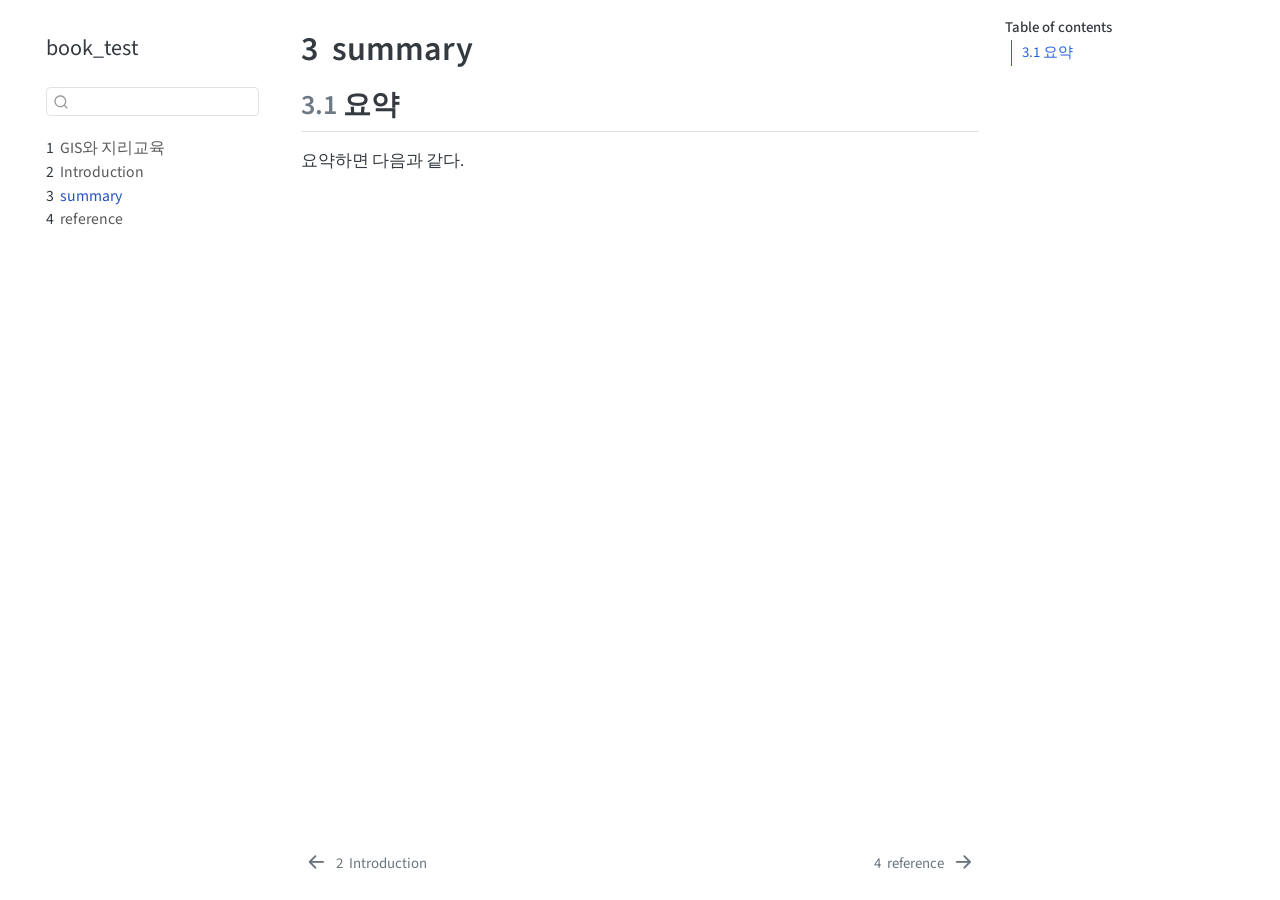
<file: _book/summary.html>
<!DOCTYPE html>
<html xmlns="http://www.w3.org/1999/xhtml" lang="en" xml:lang="en"><head>

<meta charset="utf-8">
<meta name="generator" content="quarto-1.4.553">

<meta name="viewport" content="width=device-width, initial-scale=1.0, user-scalable=yes">


<title>book_test - 3&nbsp; summary</title>
<style>
code{white-space: pre-wrap;}
span.smallcaps{font-variant: small-caps;}
div.columns{display: flex; gap: min(4vw, 1.5em);}
div.column{flex: auto; overflow-x: auto;}
div.hanging-indent{margin-left: 1.5em; text-indent: -1.5em;}
ul.task-list{list-style: none;}
ul.task-list li input[type="checkbox"] {
  width: 0.8em;
  margin: 0 0.8em 0.2em -1em; /* quarto-specific, see https://github.com/quarto-dev/quarto-cli/issues/4556 */ 
  vertical-align: middle;
}
</style>


<script src="site_libs/quarto-nav/quarto-nav.js"></script>
<script src="site_libs/quarto-nav/headroom.min.js"></script>
<script src="site_libs/clipboard/clipboard.min.js"></script>
<script src="site_libs/quarto-search/autocomplete.umd.js"></script>
<script src="site_libs/quarto-search/fuse.min.js"></script>
<script src="site_libs/quarto-search/quarto-search.js"></script>
<meta name="quarto:offset" content="./">
<link href="./references.html" rel="next">
<link href="./intro.html" rel="prev">
<script src="site_libs/quarto-html/quarto.js"></script>
<script src="site_libs/quarto-html/popper.min.js"></script>
<script src="site_libs/quarto-html/tippy.umd.min.js"></script>
<script src="site_libs/quarto-html/anchor.min.js"></script>
<link href="site_libs/quarto-html/tippy.css" rel="stylesheet">
<link href="site_libs/quarto-html/quarto-syntax-highlighting.css" rel="stylesheet" id="quarto-text-highlighting-styles">
<script src="site_libs/bootstrap/bootstrap.min.js"></script>
<link href="site_libs/bootstrap/bootstrap-icons.css" rel="stylesheet">
<link href="site_libs/bootstrap/bootstrap.min.css" rel="stylesheet" id="quarto-bootstrap" data-mode="light">
<script id="quarto-search-options" type="application/json">{
  "location": "sidebar",
  "copy-button": false,
  "collapse-after": 3,
  "panel-placement": "start",
  "type": "textbox",
  "limit": 50,
  "keyboard-shortcut": [
    "f",
    "/",
    "s"
  ],
  "show-item-context": false,
  "language": {
    "search-no-results-text": "No results",
    "search-matching-documents-text": "matching documents",
    "search-copy-link-title": "Copy link to search",
    "search-hide-matches-text": "Hide additional matches",
    "search-more-match-text": "more match in this document",
    "search-more-matches-text": "more matches in this document",
    "search-clear-button-title": "Clear",
    "search-text-placeholder": "",
    "search-detached-cancel-button-title": "Cancel",
    "search-submit-button-title": "Submit",
    "search-label": "Search"
  }
}</script>


</head>

<body class="nav-sidebar floating">

<div id="quarto-search-results"></div>
  <header id="quarto-header" class="headroom fixed-top">
  <nav class="quarto-secondary-nav">
    <div class="container-fluid d-flex">
      <button type="button" class="quarto-btn-toggle btn" data-bs-toggle="collapse" data-bs-target=".quarto-sidebar-collapse-item" aria-controls="quarto-sidebar" aria-expanded="false" aria-label="Toggle sidebar navigation" onclick="if (window.quartoToggleHeadroom) { window.quartoToggleHeadroom(); }">
        <i class="bi bi-layout-text-sidebar-reverse"></i>
      </button>
        <nav class="quarto-page-breadcrumbs" aria-label="breadcrumb"><ol class="breadcrumb"><li class="breadcrumb-item"><a href="./summary.html"><span class="chapter-number">3</span>&nbsp; <span class="chapter-title">summary</span></a></li></ol></nav>
        <a class="flex-grow-1" role="button" data-bs-toggle="collapse" data-bs-target=".quarto-sidebar-collapse-item" aria-controls="quarto-sidebar" aria-expanded="false" aria-label="Toggle sidebar navigation" onclick="if (window.quartoToggleHeadroom) { window.quartoToggleHeadroom(); }">      
        </a>
      <button type="button" class="btn quarto-search-button" aria-label="" onclick="window.quartoOpenSearch();">
        <i class="bi bi-search"></i>
      </button>
    </div>
  </nav>
</header>
<!-- content -->
<div id="quarto-content" class="quarto-container page-columns page-rows-contents page-layout-article">
<!-- sidebar -->
  <nav id="quarto-sidebar" class="sidebar collapse collapse-horizontal quarto-sidebar-collapse-item sidebar-navigation floating overflow-auto">
    <div class="pt-lg-2 mt-2 text-left sidebar-header">
    <div class="sidebar-title mb-0 py-0">
      <a href="./">book_test</a> 
    </div>
      </div>
        <div class="mt-2 flex-shrink-0 align-items-center">
        <div class="sidebar-search">
        <div id="quarto-search" class="" title="Search"></div>
        </div>
        </div>
    <div class="sidebar-menu-container"> 
    <ul class="list-unstyled mt-1">
        <li class="sidebar-item">
  <div class="sidebar-item-container"> 
  <a href="./index.html" class="sidebar-item-text sidebar-link">
 <span class="menu-text"><span class="chapter-number">1</span>&nbsp; <span class="chapter-title">GIS와 지리교육</span></span></a>
  </div>
</li>
        <li class="sidebar-item">
  <div class="sidebar-item-container"> 
  <a href="./intro.html" class="sidebar-item-text sidebar-link">
 <span class="menu-text"><span class="chapter-number">2</span>&nbsp; <span class="chapter-title">Introduction</span></span></a>
  </div>
</li>
        <li class="sidebar-item">
  <div class="sidebar-item-container"> 
  <a href="./summary.html" class="sidebar-item-text sidebar-link active">
 <span class="menu-text"><span class="chapter-number">3</span>&nbsp; <span class="chapter-title">summary</span></span></a>
  </div>
</li>
        <li class="sidebar-item">
  <div class="sidebar-item-container"> 
  <a href="./references.html" class="sidebar-item-text sidebar-link">
 <span class="menu-text"><span class="chapter-number">4</span>&nbsp; <span class="chapter-title">reference</span></span></a>
  </div>
</li>
    </ul>
    </div>
</nav>
<div id="quarto-sidebar-glass" class="quarto-sidebar-collapse-item" data-bs-toggle="collapse" data-bs-target=".quarto-sidebar-collapse-item"></div>
<!-- margin-sidebar -->
    <div id="quarto-margin-sidebar" class="sidebar margin-sidebar">
        <nav id="TOC" role="doc-toc" class="toc-active">
    <h2 id="toc-title">Table of contents</h2>
   
  <ul>
  <li><a href="#요약" id="toc-요약" class="nav-link active" data-scroll-target="#요약"><span class="header-section-number">3.1</span> 요약</a></li>
  </ul>
</nav>
    </div>
<!-- main -->
<main class="content" id="quarto-document-content">

<header id="title-block-header" class="quarto-title-block default">
<div class="quarto-title">
<h1 class="title"><span class="chapter-number">3</span>&nbsp; <span class="chapter-title">summary</span></h1>
</div>



<div class="quarto-title-meta">

    
  
    
  </div>
  


</header>


<section id="요약" class="level2" data-number="3.1">
<h2 data-number="3.1" class="anchored" data-anchor-id="요약"><span class="header-section-number">3.1</span> 요약</h2>
<p>요약하면 다음과 같다.</p>


</section>

</main> <!-- /main -->
<script id="quarto-html-after-body" type="application/javascript">
window.document.addEventListener("DOMContentLoaded", function (event) {
  const toggleBodyColorMode = (bsSheetEl) => {
    const mode = bsSheetEl.getAttribute("data-mode");
    const bodyEl = window.document.querySelector("body");
    if (mode === "dark") {
      bodyEl.classList.add("quarto-dark");
      bodyEl.classList.remove("quarto-light");
    } else {
      bodyEl.classList.add("quarto-light");
      bodyEl.classList.remove("quarto-dark");
    }
  }
  const toggleBodyColorPrimary = () => {
    const bsSheetEl = window.document.querySelector("link#quarto-bootstrap");
    if (bsSheetEl) {
      toggleBodyColorMode(bsSheetEl);
    }
  }
  toggleBodyColorPrimary();  
  const icon = "";
  const anchorJS = new window.AnchorJS();
  anchorJS.options = {
    placement: 'right',
    icon: icon
  };
  anchorJS.add('.anchored');
  const isCodeAnnotation = (el) => {
    for (const clz of el.classList) {
      if (clz.startsWith('code-annotation-')) {                     
        return true;
      }
    }
    return false;
  }
  const clipboard = new window.ClipboardJS('.code-copy-button', {
    text: function(trigger) {
      const codeEl = trigger.previousElementSibling.cloneNode(true);
      for (const childEl of codeEl.children) {
        if (isCodeAnnotation(childEl)) {
          childEl.remove();
        }
      }
      return codeEl.innerText;
    }
  });
  clipboard.on('success', function(e) {
    // button target
    const button = e.trigger;
    // don't keep focus
    button.blur();
    // flash "checked"
    button.classList.add('code-copy-button-checked');
    var currentTitle = button.getAttribute("title");
    button.setAttribute("title", "Copied!");
    let tooltip;
    if (window.bootstrap) {
      button.setAttribute("data-bs-toggle", "tooltip");
      button.setAttribute("data-bs-placement", "left");
      button.setAttribute("data-bs-title", "Copied!");
      tooltip = new bootstrap.Tooltip(button, 
        { trigger: "manual", 
          customClass: "code-copy-button-tooltip",
          offset: [0, -8]});
      tooltip.show();    
    }
    setTimeout(function() {
      if (tooltip) {
        tooltip.hide();
        button.removeAttribute("data-bs-title");
        button.removeAttribute("data-bs-toggle");
        button.removeAttribute("data-bs-placement");
      }
      button.setAttribute("title", currentTitle);
      button.classList.remove('code-copy-button-checked');
    }, 1000);
    // clear code selection
    e.clearSelection();
  });
    var localhostRegex = new RegExp(/^(?:http|https):\/\/localhost\:?[0-9]*\//);
    var mailtoRegex = new RegExp(/^mailto:/);
      var filterRegex = new RegExp('/' + window.location.host + '/');
    var isInternal = (href) => {
        return filterRegex.test(href) || localhostRegex.test(href) || mailtoRegex.test(href);
    }
    // Inspect non-navigation links and adorn them if external
 	var links = window.document.querySelectorAll('a[href]:not(.nav-link):not(.navbar-brand):not(.toc-action):not(.sidebar-link):not(.sidebar-item-toggle):not(.pagination-link):not(.no-external):not([aria-hidden]):not(.dropdown-item):not(.quarto-navigation-tool)');
    for (var i=0; i<links.length; i++) {
      const link = links[i];
      if (!isInternal(link.href)) {
        // undo the damage that might have been done by quarto-nav.js in the case of
        // links that we want to consider external
        if (link.dataset.originalHref !== undefined) {
          link.href = link.dataset.originalHref;
        }
      }
    }
  function tippyHover(el, contentFn, onTriggerFn, onUntriggerFn) {
    const config = {
      allowHTML: true,
      maxWidth: 500,
      delay: 100,
      arrow: false,
      appendTo: function(el) {
          return el.parentElement;
      },
      interactive: true,
      interactiveBorder: 10,
      theme: 'quarto',
      placement: 'bottom-start',
    };
    if (contentFn) {
      config.content = contentFn;
    }
    if (onTriggerFn) {
      config.onTrigger = onTriggerFn;
    }
    if (onUntriggerFn) {
      config.onUntrigger = onUntriggerFn;
    }
    window.tippy(el, config); 
  }
  const noterefs = window.document.querySelectorAll('a[role="doc-noteref"]');
  for (var i=0; i<noterefs.length; i++) {
    const ref = noterefs[i];
    tippyHover(ref, function() {
      // use id or data attribute instead here
      let href = ref.getAttribute('data-footnote-href') || ref.getAttribute('href');
      try { href = new URL(href).hash; } catch {}
      const id = href.replace(/^#\/?/, "");
      const note = window.document.getElementById(id);
      if (note) {
        return note.innerHTML;
      } else {
        return "";
      }
    });
  }
  const xrefs = window.document.querySelectorAll('a.quarto-xref');
  const processXRef = (id, note) => {
    // Strip column container classes
    const stripColumnClz = (el) => {
      el.classList.remove("page-full", "page-columns");
      if (el.children) {
        for (const child of el.children) {
          stripColumnClz(child);
        }
      }
    }
    stripColumnClz(note)
    if (id === null || id.startsWith('sec-')) {
      // Special case sections, only their first couple elements
      const container = document.createElement("div");
      if (note.children && note.children.length > 2) {
        container.appendChild(note.children[0].cloneNode(true));
        for (let i = 1; i < note.children.length; i++) {
          const child = note.children[i];
          if (child.tagName === "P" && child.innerText === "") {
            continue;
          } else {
            container.appendChild(child.cloneNode(true));
            break;
          }
        }
        if (window.Quarto?.typesetMath) {
          window.Quarto.typesetMath(container);
        }
        return container.innerHTML
      } else {
        if (window.Quarto?.typesetMath) {
          window.Quarto.typesetMath(note);
        }
        return note.innerHTML;
      }
    } else {
      // Remove any anchor links if they are present
      const anchorLink = note.querySelector('a.anchorjs-link');
      if (anchorLink) {
        anchorLink.remove();
      }
      if (window.Quarto?.typesetMath) {
        window.Quarto.typesetMath(note);
      }
      // TODO in 1.5, we should make sure this works without a callout special case
      if (note.classList.contains("callout")) {
        return note.outerHTML;
      } else {
        return note.innerHTML;
      }
    }
  }
  for (var i=0; i<xrefs.length; i++) {
    const xref = xrefs[i];
    tippyHover(xref, undefined, function(instance) {
      instance.disable();
      let url = xref.getAttribute('href');
      let hash = undefined; 
      if (url.startsWith('#')) {
        hash = url;
      } else {
        try { hash = new URL(url).hash; } catch {}
      }
      if (hash) {
        const id = hash.replace(/^#\/?/, "");
        const note = window.document.getElementById(id);
        if (note !== null) {
          try {
            const html = processXRef(id, note.cloneNode(true));
            instance.setContent(html);
          } finally {
            instance.enable();
            instance.show();
          }
        } else {
          // See if we can fetch this
          fetch(url.split('#')[0])
          .then(res => res.text())
          .then(html => {
            const parser = new DOMParser();
            const htmlDoc = parser.parseFromString(html, "text/html");
            const note = htmlDoc.getElementById(id);
            if (note !== null) {
              const html = processXRef(id, note);
              instance.setContent(html);
            } 
          }).finally(() => {
            instance.enable();
            instance.show();
          });
        }
      } else {
        // See if we can fetch a full url (with no hash to target)
        // This is a special case and we should probably do some content thinning / targeting
        fetch(url)
        .then(res => res.text())
        .then(html => {
          const parser = new DOMParser();
          const htmlDoc = parser.parseFromString(html, "text/html");
          const note = htmlDoc.querySelector('main.content');
          if (note !== null) {
            // This should only happen for chapter cross references
            // (since there is no id in the URL)
            // remove the first header
            if (note.children.length > 0 && note.children[0].tagName === "HEADER") {
              note.children[0].remove();
            }
            const html = processXRef(null, note);
            instance.setContent(html);
          } 
        }).finally(() => {
          instance.enable();
          instance.show();
        });
      }
    }, function(instance) {
    });
  }
      let selectedAnnoteEl;
      const selectorForAnnotation = ( cell, annotation) => {
        let cellAttr = 'data-code-cell="' + cell + '"';
        let lineAttr = 'data-code-annotation="' +  annotation + '"';
        const selector = 'span[' + cellAttr + '][' + lineAttr + ']';
        return selector;
      }
      const selectCodeLines = (annoteEl) => {
        const doc = window.document;
        const targetCell = annoteEl.getAttribute("data-target-cell");
        const targetAnnotation = annoteEl.getAttribute("data-target-annotation");
        const annoteSpan = window.document.querySelector(selectorForAnnotation(targetCell, targetAnnotation));
        const lines = annoteSpan.getAttribute("data-code-lines").split(",");
        const lineIds = lines.map((line) => {
          return targetCell + "-" + line;
        })
        let top = null;
        let height = null;
        let parent = null;
        if (lineIds.length > 0) {
            //compute the position of the single el (top and bottom and make a div)
            const el = window.document.getElementById(lineIds[0]);
            top = el.offsetTop;
            height = el.offsetHeight;
            parent = el.parentElement.parentElement;
          if (lineIds.length > 1) {
            const lastEl = window.document.getElementById(lineIds[lineIds.length - 1]);
            const bottom = lastEl.offsetTop + lastEl.offsetHeight;
            height = bottom - top;
          }
          if (top !== null && height !== null && parent !== null) {
            // cook up a div (if necessary) and position it 
            let div = window.document.getElementById("code-annotation-line-highlight");
            if (div === null) {
              div = window.document.createElement("div");
              div.setAttribute("id", "code-annotation-line-highlight");
              div.style.position = 'absolute';
              parent.appendChild(div);
            }
            div.style.top = top - 2 + "px";
            div.style.height = height + 4 + "px";
            div.style.left = 0;
            let gutterDiv = window.document.getElementById("code-annotation-line-highlight-gutter");
            if (gutterDiv === null) {
              gutterDiv = window.document.createElement("div");
              gutterDiv.setAttribute("id", "code-annotation-line-highlight-gutter");
              gutterDiv.style.position = 'absolute';
              const codeCell = window.document.getElementById(targetCell);
              const gutter = codeCell.querySelector('.code-annotation-gutter');
              gutter.appendChild(gutterDiv);
            }
            gutterDiv.style.top = top - 2 + "px";
            gutterDiv.style.height = height + 4 + "px";
          }
          selectedAnnoteEl = annoteEl;
        }
      };
      const unselectCodeLines = () => {
        const elementsIds = ["code-annotation-line-highlight", "code-annotation-line-highlight-gutter"];
        elementsIds.forEach((elId) => {
          const div = window.document.getElementById(elId);
          if (div) {
            div.remove();
          }
        });
        selectedAnnoteEl = undefined;
      };
        // Handle positioning of the toggle
    window.addEventListener(
      "resize",
      throttle(() => {
        elRect = undefined;
        if (selectedAnnoteEl) {
          selectCodeLines(selectedAnnoteEl);
        }
      }, 10)
    );
    function throttle(fn, ms) {
    let throttle = false;
    let timer;
      return (...args) => {
        if(!throttle) { // first call gets through
            fn.apply(this, args);
            throttle = true;
        } else { // all the others get throttled
            if(timer) clearTimeout(timer); // cancel #2
            timer = setTimeout(() => {
              fn.apply(this, args);
              timer = throttle = false;
            }, ms);
        }
      };
    }
      // Attach click handler to the DT
      const annoteDls = window.document.querySelectorAll('dt[data-target-cell]');
      for (const annoteDlNode of annoteDls) {
        annoteDlNode.addEventListener('click', (event) => {
          const clickedEl = event.target;
          if (clickedEl !== selectedAnnoteEl) {
            unselectCodeLines();
            const activeEl = window.document.querySelector('dt[data-target-cell].code-annotation-active');
            if (activeEl) {
              activeEl.classList.remove('code-annotation-active');
            }
            selectCodeLines(clickedEl);
            clickedEl.classList.add('code-annotation-active');
          } else {
            // Unselect the line
            unselectCodeLines();
            clickedEl.classList.remove('code-annotation-active');
          }
        });
      }
  const findCites = (el) => {
    const parentEl = el.parentElement;
    if (parentEl) {
      const cites = parentEl.dataset.cites;
      if (cites) {
        return {
          el,
          cites: cites.split(' ')
        };
      } else {
        return findCites(el.parentElement)
      }
    } else {
      return undefined;
    }
  };
  var bibliorefs = window.document.querySelectorAll('a[role="doc-biblioref"]');
  for (var i=0; i<bibliorefs.length; i++) {
    const ref = bibliorefs[i];
    const citeInfo = findCites(ref);
    if (citeInfo) {
      tippyHover(citeInfo.el, function() {
        var popup = window.document.createElement('div');
        citeInfo.cites.forEach(function(cite) {
          var citeDiv = window.document.createElement('div');
          citeDiv.classList.add('hanging-indent');
          citeDiv.classList.add('csl-entry');
          var biblioDiv = window.document.getElementById('ref-' + cite);
          if (biblioDiv) {
            citeDiv.innerHTML = biblioDiv.innerHTML;
          }
          popup.appendChild(citeDiv);
        });
        return popup.innerHTML;
      });
    }
  }
});
</script>
<nav class="page-navigation">
  <div class="nav-page nav-page-previous">
      <a href="./intro.html" class="pagination-link" aria-label="Introduction">
        <i class="bi bi-arrow-left-short"></i> <span class="nav-page-text"><span class="chapter-number">2</span>&nbsp; <span class="chapter-title">Introduction</span></span>
      </a>          
  </div>
  <div class="nav-page nav-page-next">
      <a href="./references.html" class="pagination-link" aria-label="reference">
        <span class="nav-page-text"><span class="chapter-number">4</span>&nbsp; <span class="chapter-title">reference</span></span> <i class="bi bi-arrow-right-short"></i>
      </a>
  </div>
</nav>
</div> <!-- /content -->




</body></html>
</file>
<file: _book/site_libs/quarto-html/tippy.css>
.tippy-box[data-animation=fade][data-state=hidden]{opacity:0}[data-tippy-root]{max-width:calc(100vw - 10px)}.tippy-box{position:relative;background-color:#333;color:#fff;border-radius:4px;font-size:14px;line-height:1.4;white-space:normal;outline:0;transition-property:transform,visibility,opacity}.tippy-box[data-placement^=top]>.tippy-arrow{bottom:0}.tippy-box[data-placement^=top]>.tippy-arrow:before{bottom:-7px;left:0;border-width:8px 8px 0;border-top-color:initial;transform-origin:center top}.tippy-box[data-placement^=bottom]>.tippy-arrow{top:0}.tippy-box[data-placement^=bottom]>.tippy-arrow:before{top:-7px;left:0;border-width:0 8px 8px;border-bottom-color:initial;transform-origin:center bottom}.tippy-box[data-placement^=left]>.tippy-arrow{right:0}.tippy-box[data-placement^=left]>.tippy-arrow:before{border-width:8px 0 8px 8px;border-left-color:initial;right:-7px;transform-origin:center left}.tippy-box[data-placement^=right]>.tippy-arrow{left:0}.tippy-box[data-placement^=right]>.tippy-arrow:before{left:-7px;border-width:8px 8px 8px 0;border-right-color:initial;transform-origin:center right}.tippy-box[data-inertia][data-state=visible]{transition-timing-function:cubic-bezier(.54,1.5,.38,1.11)}.tippy-arrow{width:16px;height:16px;color:#333}.tippy-arrow:before{content:"";position:absolute;border-color:transparent;border-style:solid}.tippy-content{position:relative;padding:5px 9px;z-index:1}
</file>
<file: _book/site_libs/quarto-html/quarto-syntax-highlighting.css>
/* quarto syntax highlight colors */
:root {
  --quarto-hl-ot-color: #003B4F;
  --quarto-hl-at-color: #657422;
  --quarto-hl-ss-color: #20794D;
  --quarto-hl-an-color: #5E5E5E;
  --quarto-hl-fu-color: #4758AB;
  --quarto-hl-st-color: #20794D;
  --quarto-hl-cf-color: #003B4F;
  --quarto-hl-op-color: #5E5E5E;
  --quarto-hl-er-color: #AD0000;
  --quarto-hl-bn-color: #AD0000;
  --quarto-hl-al-color: #AD0000;
  --quarto-hl-va-color: #111111;
  --quarto-hl-bu-color: inherit;
  --quarto-hl-ex-color: inherit;
  --quarto-hl-pp-color: #AD0000;
  --quarto-hl-in-color: #5E5E5E;
  --quarto-hl-vs-color: #20794D;
  --quarto-hl-wa-color: #5E5E5E;
  --quarto-hl-do-color: #5E5E5E;
  --quarto-hl-im-color: #00769E;
  --quarto-hl-ch-color: #20794D;
  --quarto-hl-dt-color: #AD0000;
  --quarto-hl-fl-color: #AD0000;
  --quarto-hl-co-color: #5E5E5E;
  --quarto-hl-cv-color: #5E5E5E;
  --quarto-hl-cn-color: #8f5902;
  --quarto-hl-sc-color: #5E5E5E;
  --quarto-hl-dv-color: #AD0000;
  --quarto-hl-kw-color: #003B4F;
}

/* other quarto variables */
:root {
  --quarto-font-monospace: SFMono-Regular, Menlo, Monaco, Consolas, "Liberation Mono", "Courier New", monospace;
}

pre > code.sourceCode > span {
  color: #003B4F;
}

code span {
  color: #003B4F;
}

code.sourceCode > span {
  color: #003B4F;
}

div.sourceCode,
div.sourceCode pre.sourceCode {
  color: #003B4F;
}

code span.ot {
  color: #003B4F;
  font-style: inherit;
}

code span.at {
  color: #657422;
  font-style: inherit;
}

code span.ss {
  color: #20794D;
  font-style: inherit;
}

code span.an {
  color: #5E5E5E;
  font-style: inherit;
}

code span.fu {
  color: #4758AB;
  font-style: inherit;
}

code span.st {
  color: #20794D;
  font-style: inherit;
}

code span.cf {
  color: #003B4F;
  font-style: inherit;
}

code span.op {
  color: #5E5E5E;
  font-style: inherit;
}

code span.er {
  color: #AD0000;
  font-style: inherit;
}

code span.bn {
  color: #AD0000;
  font-style: inherit;
}

code span.al {
  color: #AD0000;
  font-style: inherit;
}

code span.va {
  color: #111111;
  font-style: inherit;
}

code span.bu {
  font-style: inherit;
}

code span.ex {
  font-style: inherit;
}

code span.pp {
  color: #AD0000;
  font-style: inherit;
}

code span.in {
  color: #5E5E5E;
  font-style: inherit;
}

code span.vs {
  color: #20794D;
  font-style: inherit;
}

code span.wa {
  color: #5E5E5E;
  font-style: italic;
}

code span.do {
  color: #5E5E5E;
  font-style: italic;
}

code span.im {
  color: #00769E;
  font-style: inherit;
}

code span.ch {
  color: #20794D;
  font-style: inherit;
}

code span.dt {
  color: #AD0000;
  font-style: inherit;
}

code span.fl {
  color: #AD0000;
  font-style: inherit;
}

code span.co {
  color: #5E5E5E;
  font-style: inherit;
}

code span.cv {
  color: #5E5E5E;
  font-style: italic;
}

code span.cn {
  color: #8f5902;
  font-style: inherit;
}

code span.sc {
  color: #5E5E5E;
  font-style: inherit;
}

code span.dv {
  color: #AD0000;
  font-style: inherit;
}

code span.kw {
  color: #003B4F;
  font-style: inherit;
}

.prevent-inlining {
  content: "</";
}

/*# sourceMappingURL=debc5d5d77c3f9108843748ff7464032.css.map */
</file>
<file: _book/site_libs/htmltools-fill-0.5.8.1/fill.css>
@layer htmltools {
  .html-fill-container {
    display: flex;
    flex-direction: column;
    /* Prevent the container from expanding vertically or horizontally beyond its
    parent's constraints. */
    min-height: 0;
    min-width: 0;
  }
  .html-fill-container > .html-fill-item {
    /* Fill items can grow and shrink freely within
    available vertical space in fillable container */
    flex: 1 1 auto;
    min-height: 0;
    min-width: 0;
  }
  .html-fill-container > :not(.html-fill-item) {
    /* Prevent shrinking or growing of non-fill items */
    flex: 0 0 auto;
  }
}
</file>
<file: _book/site_libs/datatables-css-0.0.0/datatables-crosstalk.css>
.dt-crosstalk-fade {
  opacity: 0.2;
}

html body div.DTS div.dataTables_scrollBody {
  background: none;
}


/*
Fix https://github.com/rstudio/DT/issues/563
If the `table.display` is set to "block" (e.g., pkgdown), the browser will display
datatable objects strangely. The search panel and the page buttons will still be
in full-width but the table body will be "compact" and shorter.
In therory, having this attributes will affect `dom="t"`
with `display: block` users. But in reality, there should be no one.
We may remove the below lines in the future if the upstream agree to have this there.
See https://github.com/DataTables/DataTablesSrc/issues/160
*/

table.dataTable {
  display: table;
}


/*
When DTOutput(fill = TRUE), it receives a .html-fill-item class (via htmltools::bindFillRole()), which effectively amounts to `flex: 1 1 auto`. That's mostly fine, but the case where `fillContainer=TRUE`+`height:auto`+`flex-basis:auto` and the container (e.g., a bslib::card()) doesn't have a defined height is a bit problematic since the table wants to fit the parent but the parent wants to fit the table, which results pretty small table height (maybe because there is a minimum height somewhere?). It seems better in this case to impose a 400px height default for the table, which we can do by setting `flex-basis` to 400px (the table is still allowed to grow/shrink when the container has an opinionated height).
*/

.html-fill-container > .html-fill-item.datatables {
  flex-basis: 400px;
}
</file>
<file: _book/site_libs/crosstalk-1.2.1/css/crosstalk.min.css>
.container-fluid.crosstalk-bscols{margin-left:-30px;margin-right:-30px;white-space:normal}body>.container-fluid.crosstalk-bscols{margin-left:auto;margin-right:auto}.crosstalk-input-checkboxgroup .crosstalk-options-group .crosstalk-options-column{display:inline-block;padding-right:12px;vertical-align:top}@media only screen and (max-width: 480px){.crosstalk-input-checkboxgroup .crosstalk-options-group .crosstalk-options-column{display:block;padding-right:inherit}}.crosstalk-input{margin-bottom:15px}.crosstalk-input .control-label{margin-bottom:0;vertical-align:middle}.crosstalk-input input[type="checkbox"]{margin:4px 0 0;margin-top:1px;line-height:normal}.crosstalk-input .checkbox{position:relative;display:block;margin-top:10px;margin-bottom:10px}.crosstalk-input .checkbox>label{padding-left:20px;margin-bottom:0;font-weight:400;cursor:pointer}.crosstalk-input .checkbox input[type="checkbox"],.crosstalk-input .checkbox-inline input[type="checkbox"]{position:absolute;margin-top:2px;margin-left:-20px}.crosstalk-input .checkbox+.checkbox{margin-top:-5px}.crosstalk-input .checkbox-inline{position:relative;display:inline-block;padding-left:20px;margin-bottom:0;font-weight:400;vertical-align:middle;cursor:pointer}.crosstalk-input .checkbox-inline+.checkbox-inline{margin-top:0;margin-left:10px}
</file>
